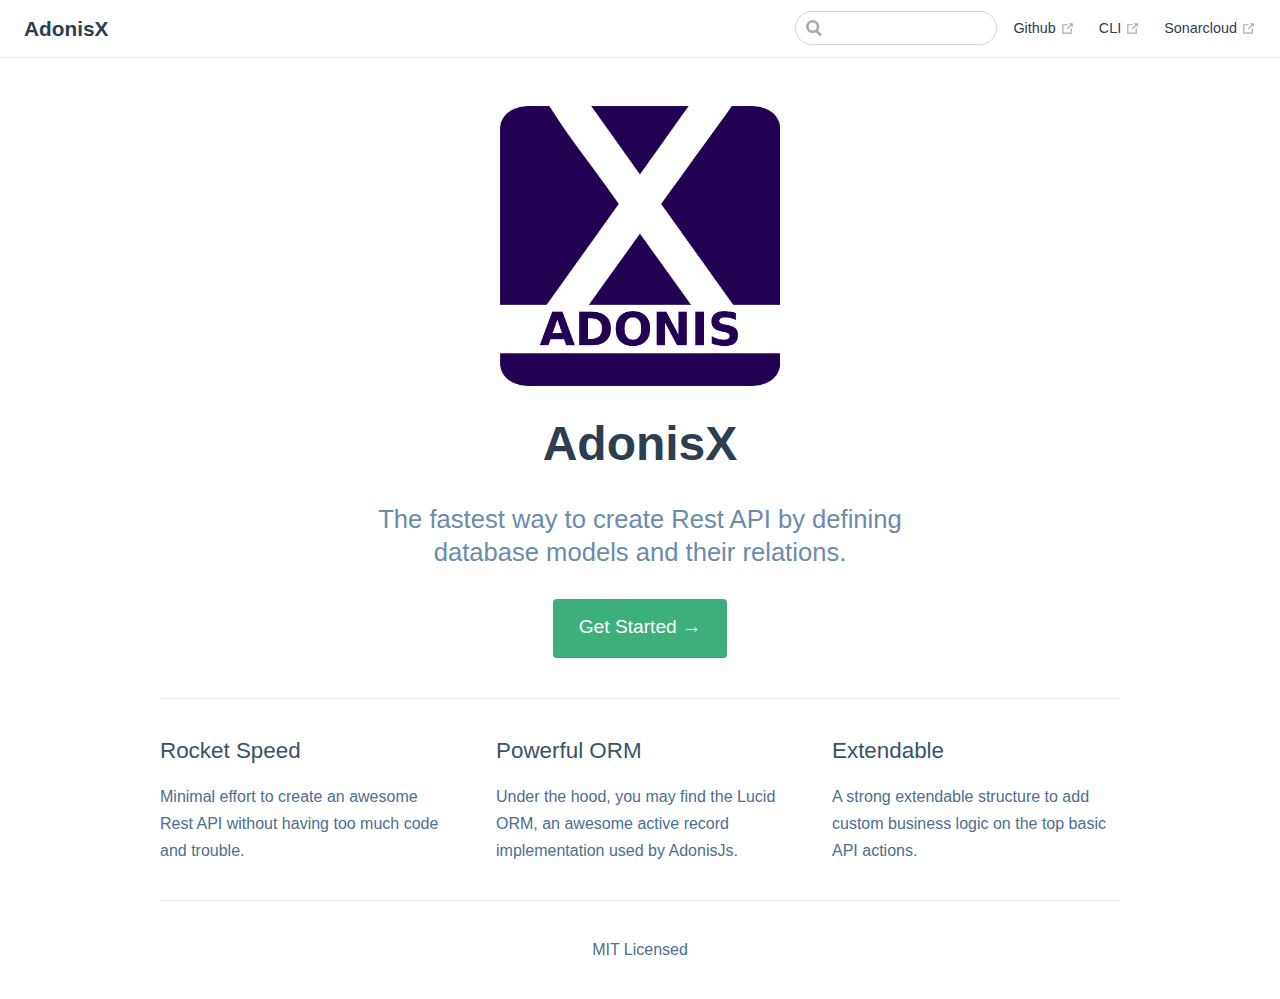
<file: index.html>
<!DOCTYPE html>
<html lang="en-US">
  <head>
    <meta charset="utf-8">
    <meta name="viewport" content="width=device-width,initial-scale=1">
    <title>AdonisX</title>
    <meta name="generator" content="VuePress 1.4.1">
    <link rel="icon" href="/logo.png">
    <link rel="manifest" href="/manifest.json">
    <link rel="apple-touch-icon" href="/icons/apple-touch-icon-152x152.png">
    <link rel="mask-icon" href="/icons/safari-pinned-tab.svg" color="#3eaf7c">
    <meta name="description" content="Fastest way to create simple Rest API by defining database models and their relations.">
    <meta name="theme-color" content="#3eaf7c">
    <meta name="apple-mobile-web-app-capable" content="yes">
    <meta name="apple-mobile-web-app-status-bar-style" content="black">
    <meta name="msapplication-TileImage" content="/icons/msapplication-icon-144x144.png">
    <meta name="msapplication-TileColor" content="#000000">
    <link rel="preload" href="/assets/css/0.styles.9c53e19f.css" as="style"><link rel="preload" href="/assets/js/app.db481d4b.js" as="script"><link rel="preload" href="/assets/js/2.8ce952cd.js" as="script"><link rel="preload" href="/assets/js/13.c06ac246.js" as="script"><link rel="prefetch" href="/assets/js/10.ad2de074.js"><link rel="prefetch" href="/assets/js/11.6f0241c8.js"><link rel="prefetch" href="/assets/js/12.56d3e1c9.js"><link rel="prefetch" href="/assets/js/14.13d729ed.js"><link rel="prefetch" href="/assets/js/3.71f42757.js"><link rel="prefetch" href="/assets/js/4.a96dfb43.js"><link rel="prefetch" href="/assets/js/5.0912c8bf.js"><link rel="prefetch" href="/assets/js/6.e1174c18.js"><link rel="prefetch" href="/assets/js/7.06cb3a2f.js"><link rel="prefetch" href="/assets/js/8.e8931974.js"><link rel="prefetch" href="/assets/js/9.19a3119b.js">
    <link rel="stylesheet" href="/assets/css/0.styles.9c53e19f.css">
  </head>
  <body>
    <div id="app" data-server-rendered="true"><div class="theme-container no-sidebar"><header class="navbar"><div class="sidebar-button"><svg xmlns="http://www.w3.org/2000/svg" aria-hidden="true" role="img" viewBox="0 0 448 512" class="icon"><path fill="currentColor" d="M436 124H12c-6.627 0-12-5.373-12-12V80c0-6.627 5.373-12 12-12h424c6.627 0 12 5.373 12 12v32c0 6.627-5.373 12-12 12zm0 160H12c-6.627 0-12-5.373-12-12v-32c0-6.627 5.373-12 12-12h424c6.627 0 12 5.373 12 12v32c0 6.627-5.373 12-12 12zm0 160H12c-6.627 0-12-5.373-12-12v-32c0-6.627 5.373-12 12-12h424c6.627 0 12 5.373 12 12v32c0 6.627-5.373 12-12 12z"></path></svg></div> <a href="/" class="home-link router-link-exact-active router-link-active"><!----> <span class="site-name">AdonisX</span></a> <div class="links"><div class="search-box"><input aria-label="Search" autocomplete="off" spellcheck="false" value=""> <!----></div> <nav class="nav-links can-hide"><div class="nav-item"><a href="https://github.com/adonisx/adonisx" target="_blank" rel="noopener noreferrer" class="nav-link external">
  Github
  <svg xmlns="http://www.w3.org/2000/svg" aria-hidden="true" x="0px" y="0px" viewBox="0 0 100 100" width="15" height="15" class="icon outbound"><path fill="currentColor" d="M18.8,85.1h56l0,0c2.2,0,4-1.8,4-4v-32h-8v28h-48v-48h28v-8h-32l0,0c-2.2,0-4,1.8-4,4v56C14.8,83.3,16.6,85.1,18.8,85.1z"></path> <polygon fill="currentColor" points="45.7,48.7 51.3,54.3 77.2,28.5 77.2,37.2 85.2,37.2 85.2,14.9 62.8,14.9 62.8,22.9 71.5,22.9"></polygon></svg></a></div><div class="nav-item"><a href="https://github.com/adonisx/adonisx-cli" target="_blank" rel="noopener noreferrer" class="nav-link external">
  CLI
  <svg xmlns="http://www.w3.org/2000/svg" aria-hidden="true" x="0px" y="0px" viewBox="0 0 100 100" width="15" height="15" class="icon outbound"><path fill="currentColor" d="M18.8,85.1h56l0,0c2.2,0,4-1.8,4-4v-32h-8v28h-48v-48h28v-8h-32l0,0c-2.2,0-4,1.8-4,4v56C14.8,83.3,16.6,85.1,18.8,85.1z"></path> <polygon fill="currentColor" points="45.7,48.7 51.3,54.3 77.2,28.5 77.2,37.2 85.2,37.2 85.2,14.9 62.8,14.9 62.8,22.9 71.5,22.9"></polygon></svg></a></div><div class="nav-item"><a href="https://sonarcloud.io/dashboard?id=ozziest_apix" target="_blank" rel="noopener noreferrer" class="nav-link external">
  Sonarcloud
  <svg xmlns="http://www.w3.org/2000/svg" aria-hidden="true" x="0px" y="0px" viewBox="0 0 100 100" width="15" height="15" class="icon outbound"><path fill="currentColor" d="M18.8,85.1h56l0,0c2.2,0,4-1.8,4-4v-32h-8v28h-48v-48h28v-8h-32l0,0c-2.2,0-4,1.8-4,4v56C14.8,83.3,16.6,85.1,18.8,85.1z"></path> <polygon fill="currentColor" points="45.7,48.7 51.3,54.3 77.2,28.5 77.2,37.2 85.2,37.2 85.2,14.9 62.8,14.9 62.8,22.9 71.5,22.9"></polygon></svg></a></div> <!----></nav></div></header> <div class="sidebar-mask"></div> <aside class="sidebar"><nav class="nav-links"><div class="nav-item"><a href="https://github.com/adonisx/adonisx" target="_blank" rel="noopener noreferrer" class="nav-link external">
  Github
  <svg xmlns="http://www.w3.org/2000/svg" aria-hidden="true" x="0px" y="0px" viewBox="0 0 100 100" width="15" height="15" class="icon outbound"><path fill="currentColor" d="M18.8,85.1h56l0,0c2.2,0,4-1.8,4-4v-32h-8v28h-48v-48h28v-8h-32l0,0c-2.2,0-4,1.8-4,4v56C14.8,83.3,16.6,85.1,18.8,85.1z"></path> <polygon fill="currentColor" points="45.7,48.7 51.3,54.3 77.2,28.5 77.2,37.2 85.2,37.2 85.2,14.9 62.8,14.9 62.8,22.9 71.5,22.9"></polygon></svg></a></div><div class="nav-item"><a href="https://github.com/adonisx/adonisx-cli" target="_blank" rel="noopener noreferrer" class="nav-link external">
  CLI
  <svg xmlns="http://www.w3.org/2000/svg" aria-hidden="true" x="0px" y="0px" viewBox="0 0 100 100" width="15" height="15" class="icon outbound"><path fill="currentColor" d="M18.8,85.1h56l0,0c2.2,0,4-1.8,4-4v-32h-8v28h-48v-48h28v-8h-32l0,0c-2.2,0-4,1.8-4,4v56C14.8,83.3,16.6,85.1,18.8,85.1z"></path> <polygon fill="currentColor" points="45.7,48.7 51.3,54.3 77.2,28.5 77.2,37.2 85.2,37.2 85.2,14.9 62.8,14.9 62.8,22.9 71.5,22.9"></polygon></svg></a></div><div class="nav-item"><a href="https://sonarcloud.io/dashboard?id=ozziest_apix" target="_blank" rel="noopener noreferrer" class="nav-link external">
  Sonarcloud
  <svg xmlns="http://www.w3.org/2000/svg" aria-hidden="true" x="0px" y="0px" viewBox="0 0 100 100" width="15" height="15" class="icon outbound"><path fill="currentColor" d="M18.8,85.1h56l0,0c2.2,0,4-1.8,4-4v-32h-8v28h-48v-48h28v-8h-32l0,0c-2.2,0-4,1.8-4,4v56C14.8,83.3,16.6,85.1,18.8,85.1z"></path> <polygon fill="currentColor" points="45.7,48.7 51.3,54.3 77.2,28.5 77.2,37.2 85.2,37.2 85.2,14.9 62.8,14.9 62.8,22.9 71.5,22.9"></polygon></svg></a></div> <!----></nav>  <ul class="sidebar-links"><li><a href="/" class="active sidebar-link">Home</a></li><li><a href="/01-introduction/" class="sidebar-link">Introduction</a></li><li><a href="/02-getting-started/" class="sidebar-link">Getting Started</a></li><li><a href="/03-routes/" class="sidebar-link">Routes</a></li><li><a href="/04-models/" class="sidebar-link">Models</a></li><li><a href="/05-queries/" class="sidebar-link">Queries</a></li><li><a href="/06-extensions/" class="sidebar-link">Extensions</a></li></ul> </aside> <main aria-labelledby="main-title" class="home"><header class="hero"><img src="/logo.png" alt="hero"> <h1 id="main-title">
      AdonisX
    </h1> <p class="description">
      The fastest way to create Rest API by defining database models and their relations.
    </p> <p class="action"><a href="/01-introduction/" class="nav-link action-button">
  Get Started →
</a></p></header> <div class="features"><div class="feature"><h2>Rocket Speed</h2> <p>Minimal effort to create an awesome Rest API without having too much code and trouble.</p></div><div class="feature"><h2>Powerful ORM</h2> <p>Under the hood, you may find the Lucid ORM, an awesome active record implementation used by AdonisJs.</p></div><div class="feature"><h2>Extendable</h2> <p>A strong extendable structure to add custom business logic on the top basic API actions.</p></div></div> <div class="theme-default-content custom content__default"></div> <div class="footer">
    MIT Licensed
  </div></main></div><div class="global-ui"></div></div>
    <script src="/assets/js/app.db481d4b.js" defer></script><script src="/assets/js/2.8ce952cd.js" defer></script><script src="/assets/js/13.c06ac246.js" defer></script>
  </body>
</html>
</file>
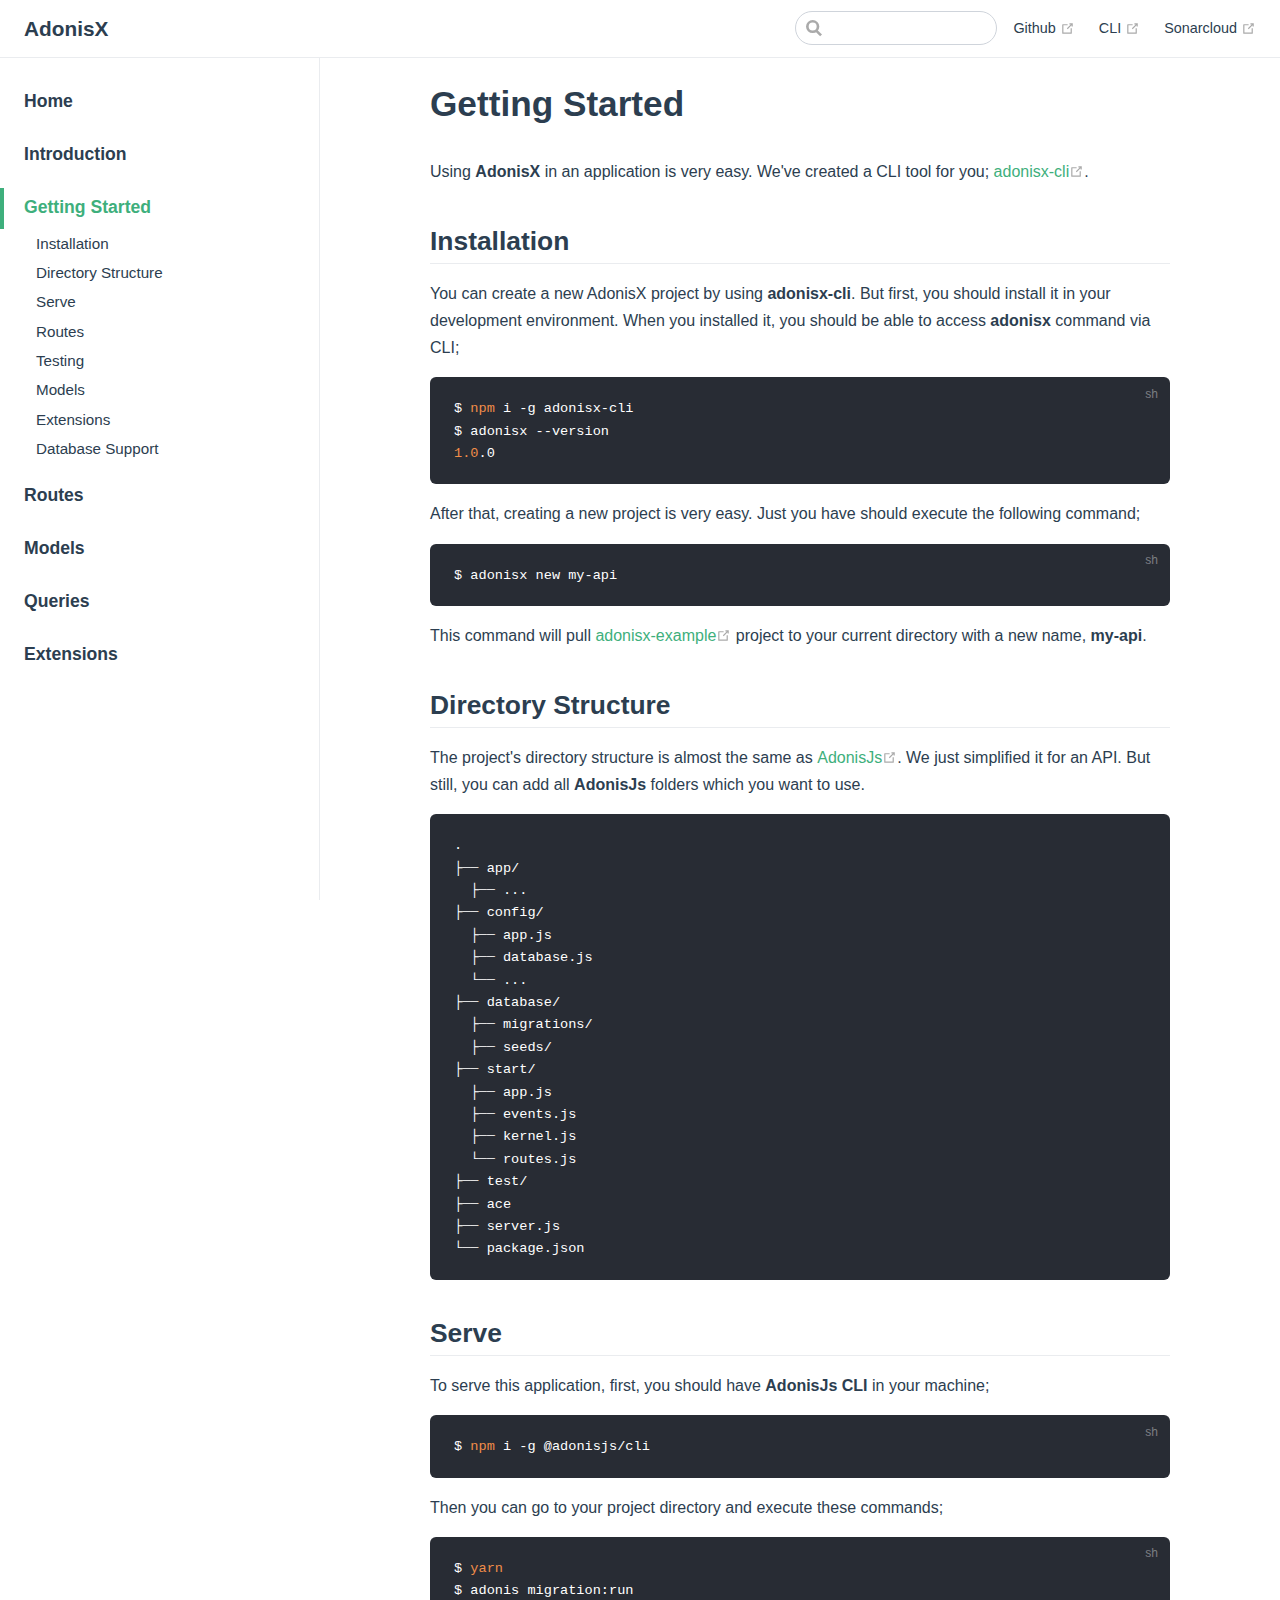
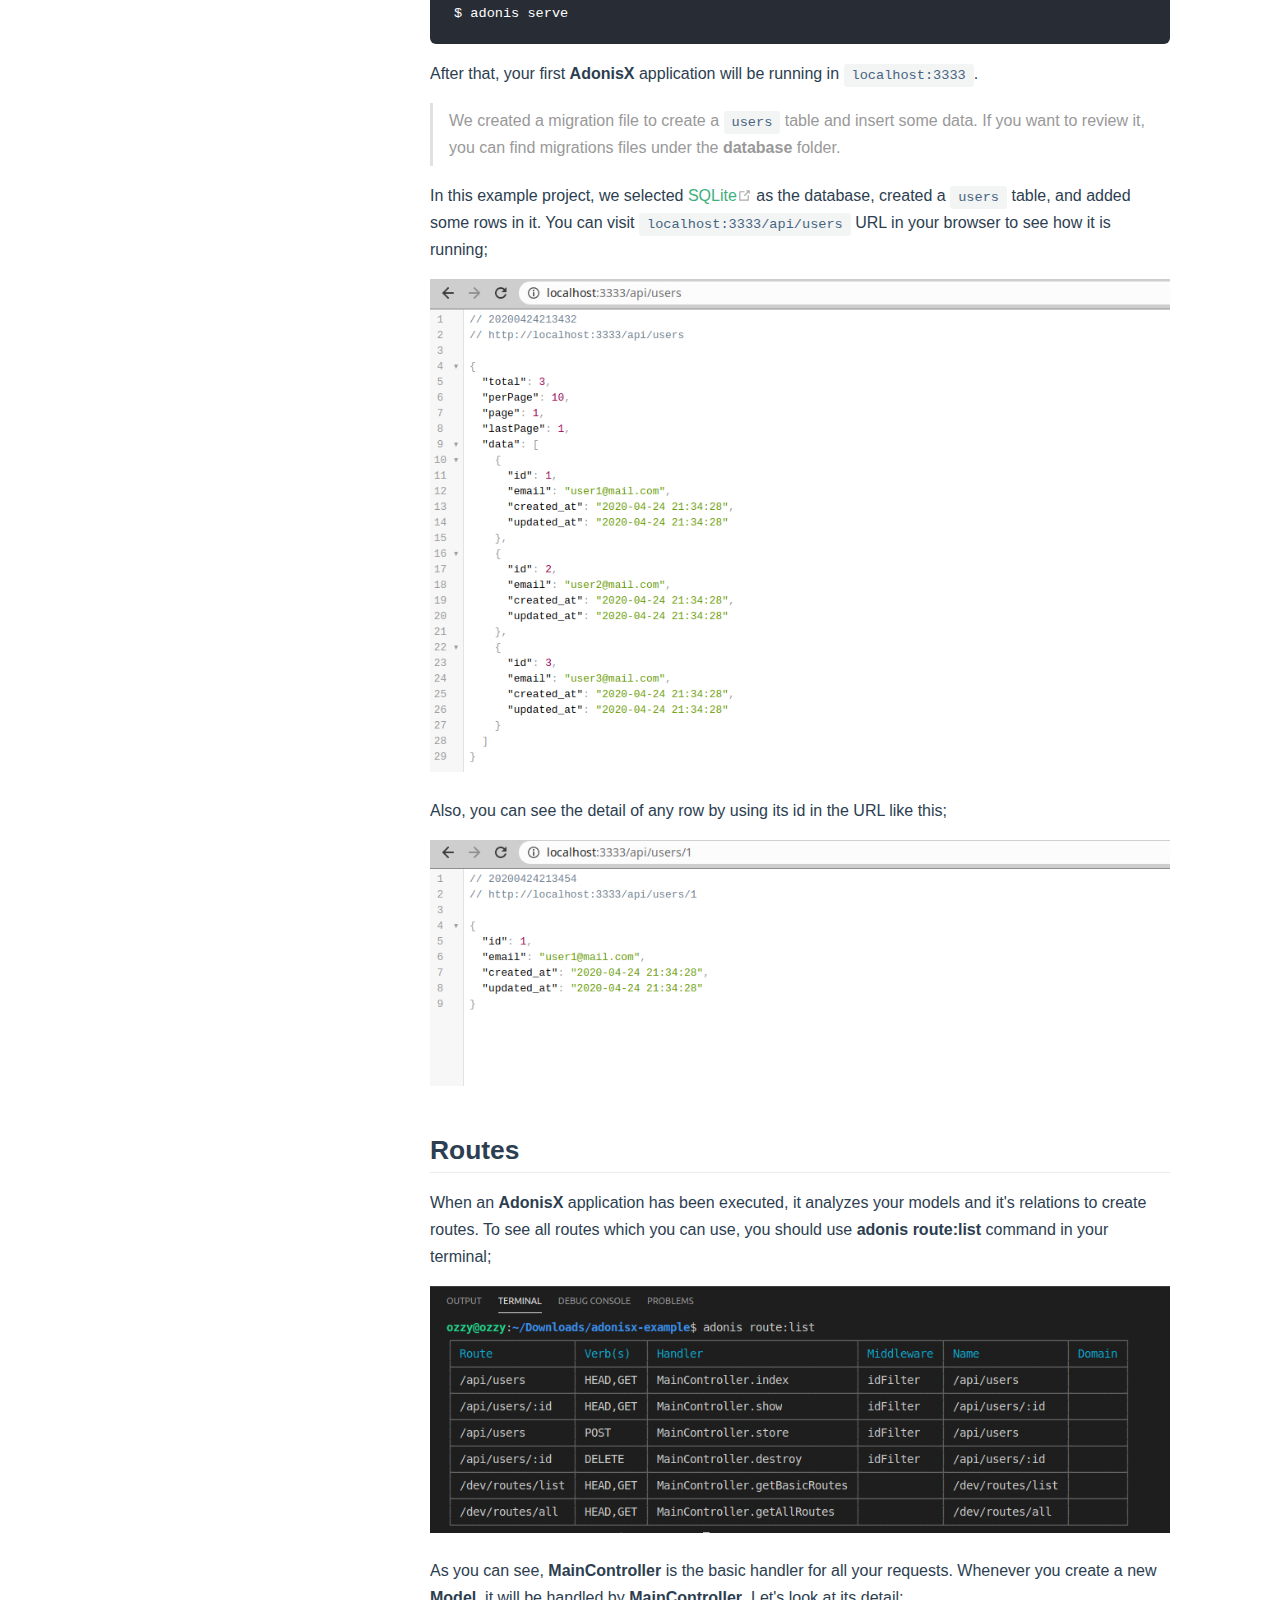
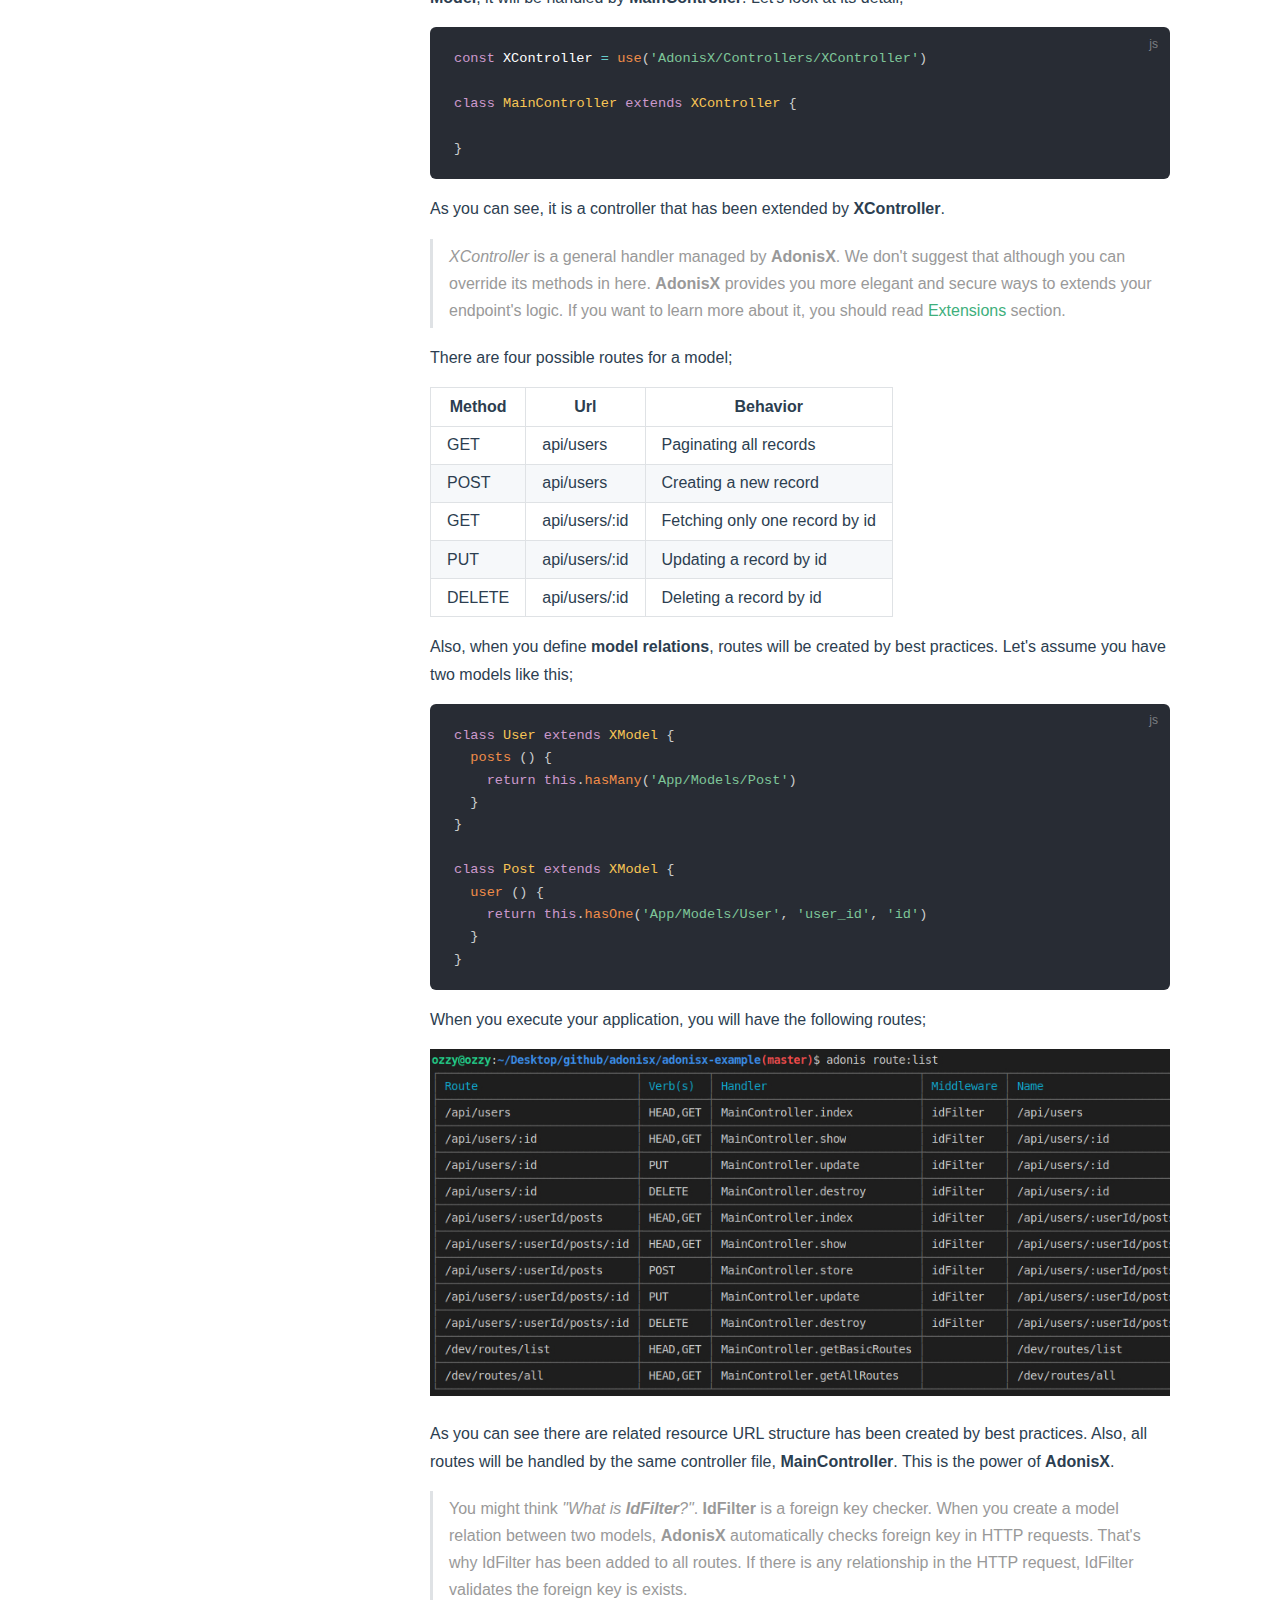
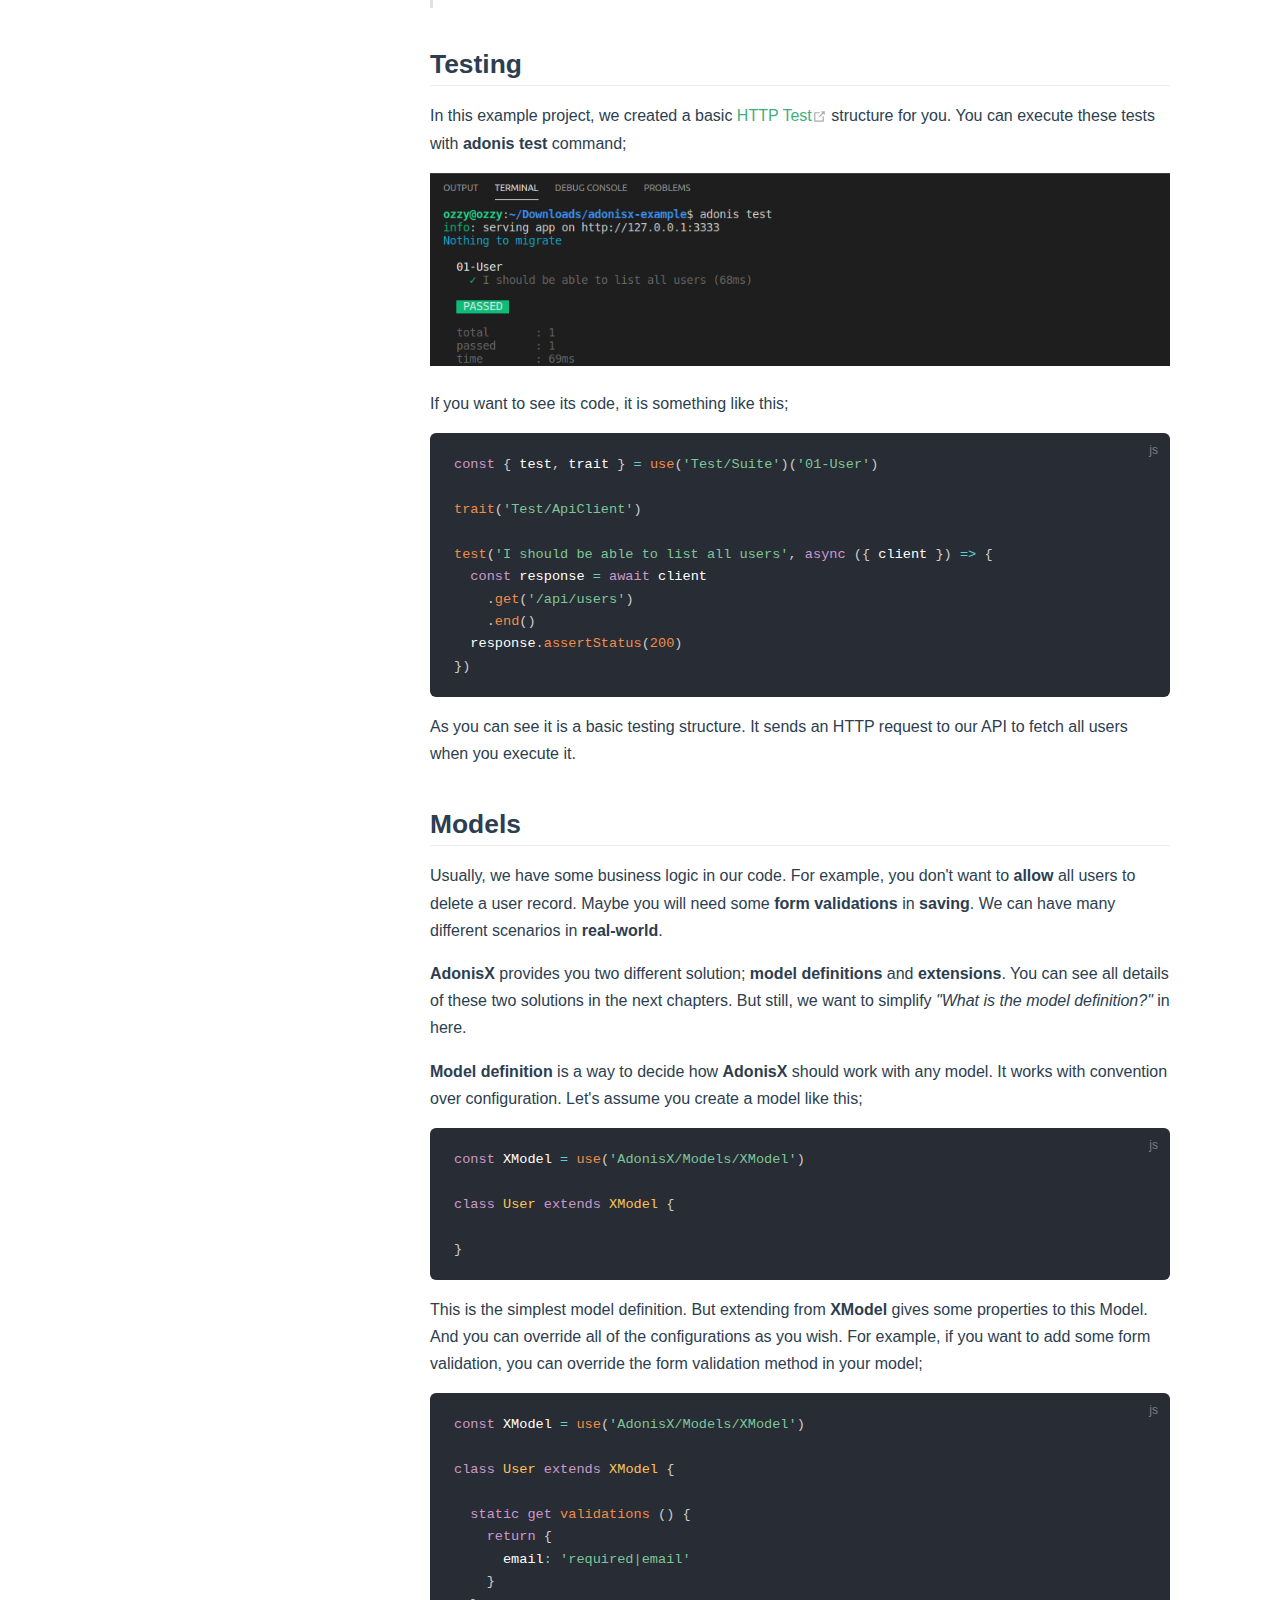
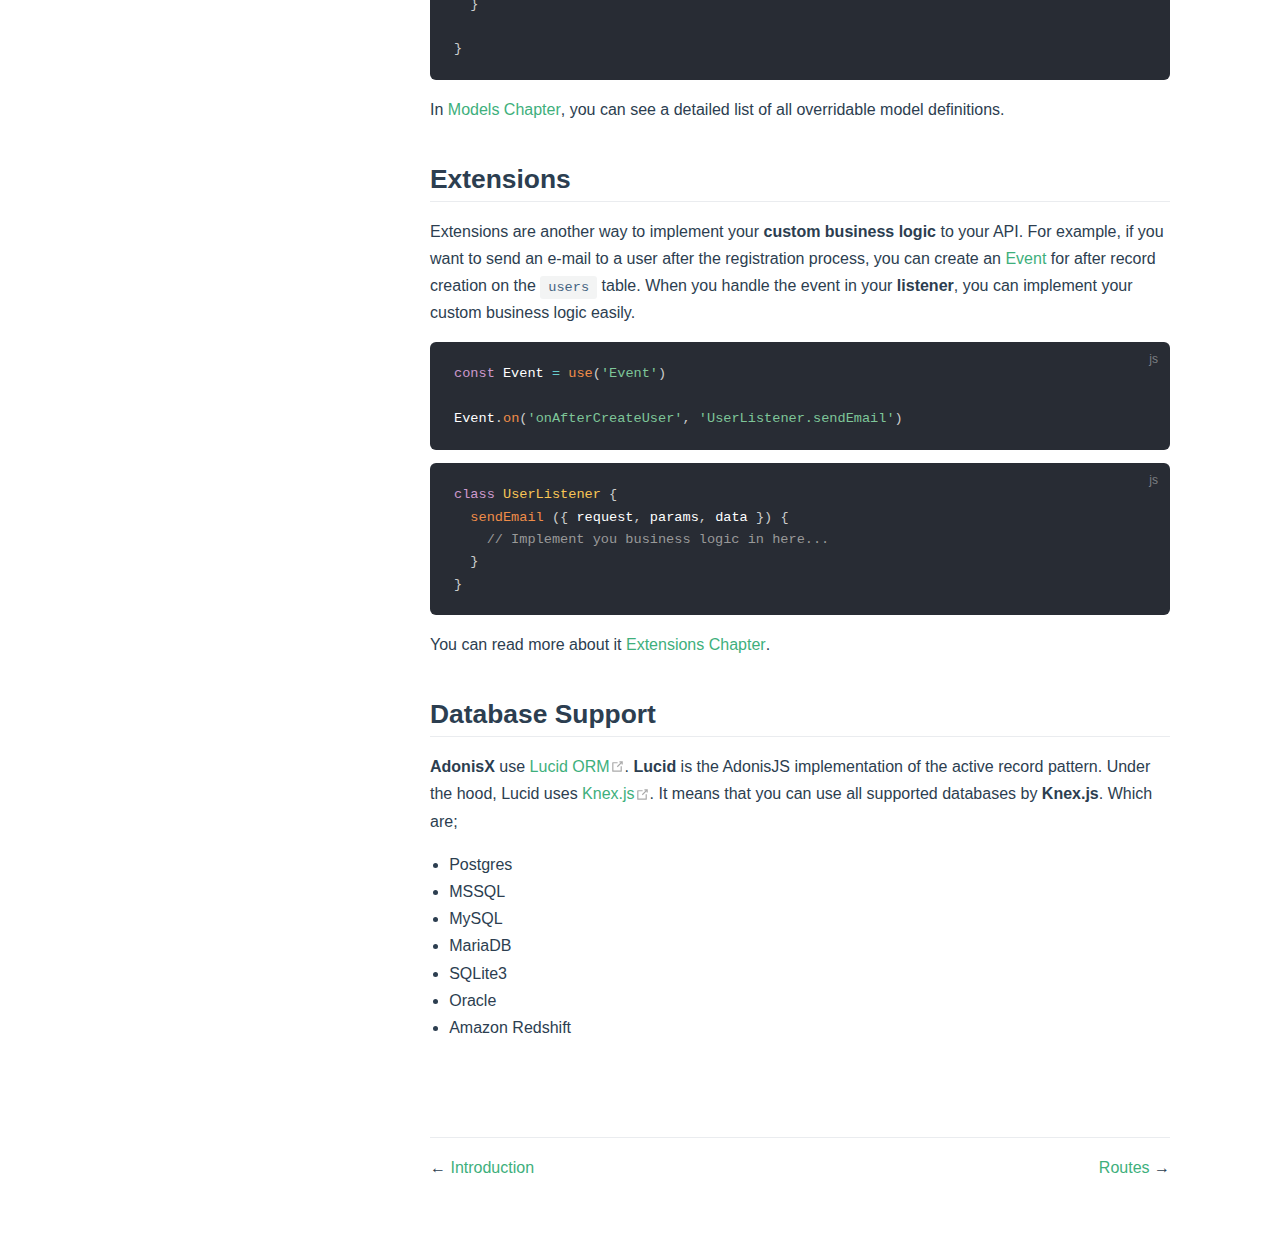
<file: 02-getting-started/index.html>
<!DOCTYPE html>
<html lang="en-US">
  <head>
    <meta charset="utf-8">
    <meta name="viewport" content="width=device-width,initial-scale=1">
    <title>Getting Started | AdonisX</title>
    <meta name="generator" content="VuePress 1.4.1">
    <link rel="icon" href="/logo.png">
    <link rel="manifest" href="/manifest.json">
    <link rel="apple-touch-icon" href="/icons/apple-touch-icon-152x152.png">
    <link rel="mask-icon" href="/icons/safari-pinned-tab.svg" color="#3eaf7c">
    <meta name="description" content="Fastest way to create simple Rest API by defining database models and their relations.">
    <meta name="theme-color" content="#3eaf7c">
    <meta name="apple-mobile-web-app-capable" content="yes">
    <meta name="apple-mobile-web-app-status-bar-style" content="black">
    <meta name="msapplication-TileImage" content="/icons/msapplication-icon-144x144.png">
    <meta name="msapplication-TileColor" content="#000000">
    <link rel="preload" href="/assets/css/0.styles.9c53e19f.css" as="style"><link rel="preload" href="/assets/js/app.db481d4b.js" as="script"><link rel="preload" href="/assets/js/2.8ce952cd.js" as="script"><link rel="preload" href="/assets/js/8.e8931974.js" as="script"><link rel="prefetch" href="/assets/js/10.ad2de074.js"><link rel="prefetch" href="/assets/js/11.6f0241c8.js"><link rel="prefetch" href="/assets/js/12.56d3e1c9.js"><link rel="prefetch" href="/assets/js/13.c06ac246.js"><link rel="prefetch" href="/assets/js/14.13d729ed.js"><link rel="prefetch" href="/assets/js/3.71f42757.js"><link rel="prefetch" href="/assets/js/4.a96dfb43.js"><link rel="prefetch" href="/assets/js/5.0912c8bf.js"><link rel="prefetch" href="/assets/js/6.e1174c18.js"><link rel="prefetch" href="/assets/js/7.06cb3a2f.js"><link rel="prefetch" href="/assets/js/9.19a3119b.js">
    <link rel="stylesheet" href="/assets/css/0.styles.9c53e19f.css">
  </head>
  <body>
    <div id="app" data-server-rendered="true"><div class="theme-container"><header class="navbar"><div class="sidebar-button"><svg xmlns="http://www.w3.org/2000/svg" aria-hidden="true" role="img" viewBox="0 0 448 512" class="icon"><path fill="currentColor" d="M436 124H12c-6.627 0-12-5.373-12-12V80c0-6.627 5.373-12 12-12h424c6.627 0 12 5.373 12 12v32c0 6.627-5.373 12-12 12zm0 160H12c-6.627 0-12-5.373-12-12v-32c0-6.627 5.373-12 12-12h424c6.627 0 12 5.373 12 12v32c0 6.627-5.373 12-12 12zm0 160H12c-6.627 0-12-5.373-12-12v-32c0-6.627 5.373-12 12-12h424c6.627 0 12 5.373 12 12v32c0 6.627-5.373 12-12 12z"></path></svg></div> <a href="/" class="home-link router-link-active"><!----> <span class="site-name">AdonisX</span></a> <div class="links"><div class="search-box"><input aria-label="Search" autocomplete="off" spellcheck="false" value=""> <!----></div> <nav class="nav-links can-hide"><div class="nav-item"><a href="https://github.com/adonisx/adonisx" target="_blank" rel="noopener noreferrer" class="nav-link external">
  Github
  <svg xmlns="http://www.w3.org/2000/svg" aria-hidden="true" x="0px" y="0px" viewBox="0 0 100 100" width="15" height="15" class="icon outbound"><path fill="currentColor" d="M18.8,85.1h56l0,0c2.2,0,4-1.8,4-4v-32h-8v28h-48v-48h28v-8h-32l0,0c-2.2,0-4,1.8-4,4v56C14.8,83.3,16.6,85.1,18.8,85.1z"></path> <polygon fill="currentColor" points="45.7,48.7 51.3,54.3 77.2,28.5 77.2,37.2 85.2,37.2 85.2,14.9 62.8,14.9 62.8,22.9 71.5,22.9"></polygon></svg></a></div><div class="nav-item"><a href="https://github.com/adonisx/adonisx-cli" target="_blank" rel="noopener noreferrer" class="nav-link external">
  CLI
  <svg xmlns="http://www.w3.org/2000/svg" aria-hidden="true" x="0px" y="0px" viewBox="0 0 100 100" width="15" height="15" class="icon outbound"><path fill="currentColor" d="M18.8,85.1h56l0,0c2.2,0,4-1.8,4-4v-32h-8v28h-48v-48h28v-8h-32l0,0c-2.2,0-4,1.8-4,4v56C14.8,83.3,16.6,85.1,18.8,85.1z"></path> <polygon fill="currentColor" points="45.7,48.7 51.3,54.3 77.2,28.5 77.2,37.2 85.2,37.2 85.2,14.9 62.8,14.9 62.8,22.9 71.5,22.9"></polygon></svg></a></div><div class="nav-item"><a href="https://sonarcloud.io/dashboard?id=ozziest_apix" target="_blank" rel="noopener noreferrer" class="nav-link external">
  Sonarcloud
  <svg xmlns="http://www.w3.org/2000/svg" aria-hidden="true" x="0px" y="0px" viewBox="0 0 100 100" width="15" height="15" class="icon outbound"><path fill="currentColor" d="M18.8,85.1h56l0,0c2.2,0,4-1.8,4-4v-32h-8v28h-48v-48h28v-8h-32l0,0c-2.2,0-4,1.8-4,4v56C14.8,83.3,16.6,85.1,18.8,85.1z"></path> <polygon fill="currentColor" points="45.7,48.7 51.3,54.3 77.2,28.5 77.2,37.2 85.2,37.2 85.2,14.9 62.8,14.9 62.8,22.9 71.5,22.9"></polygon></svg></a></div> <!----></nav></div></header> <div class="sidebar-mask"></div> <aside class="sidebar"><nav class="nav-links"><div class="nav-item"><a href="https://github.com/adonisx/adonisx" target="_blank" rel="noopener noreferrer" class="nav-link external">
  Github
  <svg xmlns="http://www.w3.org/2000/svg" aria-hidden="true" x="0px" y="0px" viewBox="0 0 100 100" width="15" height="15" class="icon outbound"><path fill="currentColor" d="M18.8,85.1h56l0,0c2.2,0,4-1.8,4-4v-32h-8v28h-48v-48h28v-8h-32l0,0c-2.2,0-4,1.8-4,4v56C14.8,83.3,16.6,85.1,18.8,85.1z"></path> <polygon fill="currentColor" points="45.7,48.7 51.3,54.3 77.2,28.5 77.2,37.2 85.2,37.2 85.2,14.9 62.8,14.9 62.8,22.9 71.5,22.9"></polygon></svg></a></div><div class="nav-item"><a href="https://github.com/adonisx/adonisx-cli" target="_blank" rel="noopener noreferrer" class="nav-link external">
  CLI
  <svg xmlns="http://www.w3.org/2000/svg" aria-hidden="true" x="0px" y="0px" viewBox="0 0 100 100" width="15" height="15" class="icon outbound"><path fill="currentColor" d="M18.8,85.1h56l0,0c2.2,0,4-1.8,4-4v-32h-8v28h-48v-48h28v-8h-32l0,0c-2.2,0-4,1.8-4,4v56C14.8,83.3,16.6,85.1,18.8,85.1z"></path> <polygon fill="currentColor" points="45.7,48.7 51.3,54.3 77.2,28.5 77.2,37.2 85.2,37.2 85.2,14.9 62.8,14.9 62.8,22.9 71.5,22.9"></polygon></svg></a></div><div class="nav-item"><a href="https://sonarcloud.io/dashboard?id=ozziest_apix" target="_blank" rel="noopener noreferrer" class="nav-link external">
  Sonarcloud
  <svg xmlns="http://www.w3.org/2000/svg" aria-hidden="true" x="0px" y="0px" viewBox="0 0 100 100" width="15" height="15" class="icon outbound"><path fill="currentColor" d="M18.8,85.1h56l0,0c2.2,0,4-1.8,4-4v-32h-8v28h-48v-48h28v-8h-32l0,0c-2.2,0-4,1.8-4,4v56C14.8,83.3,16.6,85.1,18.8,85.1z"></path> <polygon fill="currentColor" points="45.7,48.7 51.3,54.3 77.2,28.5 77.2,37.2 85.2,37.2 85.2,14.9 62.8,14.9 62.8,22.9 71.5,22.9"></polygon></svg></a></div> <!----></nav>  <ul class="sidebar-links"><li><a href="/" class="sidebar-link">Home</a></li><li><a href="/01-introduction/" class="sidebar-link">Introduction</a></li><li><a href="/02-getting-started/" class="active sidebar-link">Getting Started</a><ul class="sidebar-sub-headers"><li class="sidebar-sub-header"><a href="/02-getting-started/#installation" class="sidebar-link">Installation</a></li><li class="sidebar-sub-header"><a href="/02-getting-started/#directory-structure" class="sidebar-link">Directory Structure</a></li><li class="sidebar-sub-header"><a href="/02-getting-started/#serve" class="sidebar-link">Serve</a></li><li class="sidebar-sub-header"><a href="/02-getting-started/#routes" class="sidebar-link">Routes</a></li><li class="sidebar-sub-header"><a href="/02-getting-started/#testing" class="sidebar-link">Testing</a></li><li class="sidebar-sub-header"><a href="/02-getting-started/#models" class="sidebar-link">Models</a></li><li class="sidebar-sub-header"><a href="/02-getting-started/#extensions" class="sidebar-link">Extensions</a></li><li class="sidebar-sub-header"><a href="/02-getting-started/#database-support" class="sidebar-link">Database Support</a></li></ul></li><li><a href="/03-routes/" class="sidebar-link">Routes</a></li><li><a href="/04-models/" class="sidebar-link">Models</a></li><li><a href="/05-queries/" class="sidebar-link">Queries</a></li><li><a href="/06-extensions/" class="sidebar-link">Extensions</a></li></ul> </aside> <main class="page"> <div class="theme-default-content content__default"><h1 id="getting-started"><a href="#getting-started" class="header-anchor">#</a> Getting Started</h1> <p>Using <strong>AdonisX</strong> in an application is very easy. We've created a CLI tool for you; <a href="https://github.com/adonisx/adonisx-cli" target="_blank" rel="noopener noreferrer">adonisx-cli<svg xmlns="http://www.w3.org/2000/svg" aria-hidden="true" x="0px" y="0px" viewBox="0 0 100 100" width="15" height="15" class="icon outbound"><path fill="currentColor" d="M18.8,85.1h56l0,0c2.2,0,4-1.8,4-4v-32h-8v28h-48v-48h28v-8h-32l0,0c-2.2,0-4,1.8-4,4v56C14.8,83.3,16.6,85.1,18.8,85.1z"></path> <polygon fill="currentColor" points="45.7,48.7 51.3,54.3 77.2,28.5 77.2,37.2 85.2,37.2 85.2,14.9 62.8,14.9 62.8,22.9 71.5,22.9"></polygon></svg></a>.</p> <h2 id="installation"><a href="#installation" class="header-anchor">#</a> Installation</h2> <p>You can create a new AdonisX project by using <strong>adonisx-cli</strong>. But first, you should install it in your development environment. When you installed it, you should be able to access <strong>adonisx</strong> command via CLI;</p> <div class="language-bash extra-class"><pre class="language-bash"><code>$ <span class="token function">npm</span> i -g adonisx-cli
$ adonisx --version
<span class="token number">1.0</span>.0
</code></pre></div><p>After that, creating a new project is very easy. Just you have should execute the following command;</p> <div class="language-bash extra-class"><pre class="language-bash"><code>$ adonisx new my-api
</code></pre></div><p>This command will pull <a href="https://github.com/adonisx/adonisx-example" target="_blank" rel="noopener noreferrer">adonisx-example<svg xmlns="http://www.w3.org/2000/svg" aria-hidden="true" x="0px" y="0px" viewBox="0 0 100 100" width="15" height="15" class="icon outbound"><path fill="currentColor" d="M18.8,85.1h56l0,0c2.2,0,4-1.8,4-4v-32h-8v28h-48v-48h28v-8h-32l0,0c-2.2,0-4,1.8-4,4v56C14.8,83.3,16.6,85.1,18.8,85.1z"></path> <polygon fill="currentColor" points="45.7,48.7 51.3,54.3 77.2,28.5 77.2,37.2 85.2,37.2 85.2,14.9 62.8,14.9 62.8,22.9 71.5,22.9"></polygon></svg></a> project to your current directory with a new name, <strong>my-api</strong>.</p> <h2 id="directory-structure"><a href="#directory-structure" class="header-anchor">#</a> Directory Structure</h2> <p>The project's directory structure is almost the same as <a href="https://adonisjs.com/docs/4.1/folder-structure" target="_blank" rel="noopener noreferrer">AdonisJs<svg xmlns="http://www.w3.org/2000/svg" aria-hidden="true" x="0px" y="0px" viewBox="0 0 100 100" width="15" height="15" class="icon outbound"><path fill="currentColor" d="M18.8,85.1h56l0,0c2.2,0,4-1.8,4-4v-32h-8v28h-48v-48h28v-8h-32l0,0c-2.2,0-4,1.8-4,4v56C14.8,83.3,16.6,85.1,18.8,85.1z"></path> <polygon fill="currentColor" points="45.7,48.7 51.3,54.3 77.2,28.5 77.2,37.2 85.2,37.2 85.2,14.9 62.8,14.9 62.8,22.9 71.5,22.9"></polygon></svg></a>. We just simplified it for an API. But still, you can add all <strong>AdonisJs</strong> folders which you want to use.</p> <div class="language- extra-class"><pre class="language-text"><code>.
├── app/
  ├── ...
├── config/
  ├── app.js
  ├── database.js
  └── ...
├── database/
  ├── migrations/
  ├── seeds/
├── start/
  ├── app.js
  ├── events.js
  ├── kernel.js
  └── routes.js
├── test/
├── ace
├── server.js
└── package.json
</code></pre></div><h2 id="serve"><a href="#serve" class="header-anchor">#</a> Serve</h2> <p>To serve this application, first, you should have <strong>AdonisJs CLI</strong> in your machine;</p> <div class="language-bash extra-class"><pre class="language-bash"><code>$ <span class="token function">npm</span> i -g @adonisjs/cli
</code></pre></div><p>Then you can go to your project directory and execute these commands;</p> <div class="language-bash extra-class"><pre class="language-bash"><code>$ <span class="token function">yarn</span>
$ adonis migration:run
$ adonis serve
</code></pre></div><p>After that, your first <strong>AdonisX</strong> application will be running in <code>localhost:3333</code>.</p> <blockquote><p>We created a migration file to create a <code>users</code> table and insert some data. If you want to review it, you can find migrations files under the <strong>database</strong> folder.</p></blockquote> <p>In this example project, we selected <a href="https://www.sqlite.org/index.html" target="_blank" rel="noopener noreferrer">SQLite<svg xmlns="http://www.w3.org/2000/svg" aria-hidden="true" x="0px" y="0px" viewBox="0 0 100 100" width="15" height="15" class="icon outbound"><path fill="currentColor" d="M18.8,85.1h56l0,0c2.2,0,4-1.8,4-4v-32h-8v28h-48v-48h28v-8h-32l0,0c-2.2,0-4,1.8-4,4v56C14.8,83.3,16.6,85.1,18.8,85.1z"></path> <polygon fill="currentColor" points="45.7,48.7 51.3,54.3 77.2,28.5 77.2,37.2 85.2,37.2 85.2,14.9 62.8,14.9 62.8,22.9 71.5,22.9"></polygon></svg></a> as the database, created a <code>users</code> table, and added some rows in it. You can visit <code>localhost:3333/api/users</code> URL in your browser to see how it is running;</p> <p><img src="/images/01-paginate.jpg" alt="Pagination Result"></p> <p>Also, you can see the detail of any row by using its id in the URL like this;</p> <p><img src="/images/02-show.jpg" alt="Show Result"></p> <h2 id="routes"><a href="#routes" class="header-anchor">#</a> Routes</h2> <p>When an <strong>AdonisX</strong> application has been executed, it analyzes your models and it's relations to create routes. To see all routes which you can use, you should use <strong>adonis route:list</strong> command in your terminal;</p> <p><img src="/images/03-routes.jpg" alt="Adonis Routes"></p> <p>As you can see, <strong>MainController</strong> is the basic handler for all your requests. Whenever you create a new <strong>Model</strong>, it will be handled by <strong>MainController</strong>. Let's look at its detail;</p> <div class="language-js extra-class"><pre class="language-js"><code><span class="token keyword">const</span> XController <span class="token operator">=</span> <span class="token function">use</span><span class="token punctuation">(</span><span class="token string">'AdonisX/Controllers/XController'</span><span class="token punctuation">)</span>

<span class="token keyword">class</span> <span class="token class-name">MainController</span> <span class="token keyword">extends</span> <span class="token class-name">XController</span> <span class="token punctuation">{</span>

<span class="token punctuation">}</span>
</code></pre></div><p>As you can see, it is a controller that has been extended by <strong>XController</strong>.</p> <blockquote><p><em>XController</em> is a general handler managed by <strong>AdonisX</strong>. We don't suggest that although you can override its methods in here. <strong>AdonisX</strong> provides you more elegant and secure ways to extends your endpoint's logic. If you want to learn more about it, you should read <a href="/05-extensions">Extensions</a> section.</p></blockquote> <p>There are four possible routes for a model;</p> <table><thead><tr><th>Method</th> <th>Url</th> <th>Behavior</th></tr></thead> <tbody><tr><td>GET</td> <td>api/users</td> <td>Paginating all records</td></tr> <tr><td>POST</td> <td>api/users</td> <td>Creating a new record</td></tr> <tr><td>GET</td> <td>api/users/:id</td> <td>Fetching only one record by id</td></tr> <tr><td>PUT</td> <td>api/users/:id</td> <td>Updating a record by id</td></tr> <tr><td>DELETE</td> <td>api/users/:id</td> <td>Deleting a record by id</td></tr></tbody></table> <p>Also, when you define <strong>model relations</strong>, routes will be created by best practices. Let's assume you have two models like this;</p> <div class="language-js extra-class"><pre class="language-js"><code><span class="token keyword">class</span> <span class="token class-name">User</span> <span class="token keyword">extends</span> <span class="token class-name">XModel</span> <span class="token punctuation">{</span>
  <span class="token function">posts</span> <span class="token punctuation">(</span><span class="token punctuation">)</span> <span class="token punctuation">{</span>
    <span class="token keyword">return</span> <span class="token keyword">this</span><span class="token punctuation">.</span><span class="token function">hasMany</span><span class="token punctuation">(</span><span class="token string">'App/Models/Post'</span><span class="token punctuation">)</span>
  <span class="token punctuation">}</span>
<span class="token punctuation">}</span>

<span class="token keyword">class</span> <span class="token class-name">Post</span> <span class="token keyword">extends</span> <span class="token class-name">XModel</span> <span class="token punctuation">{</span>
  <span class="token function">user</span> <span class="token punctuation">(</span><span class="token punctuation">)</span> <span class="token punctuation">{</span>
    <span class="token keyword">return</span> <span class="token keyword">this</span><span class="token punctuation">.</span><span class="token function">hasOne</span><span class="token punctuation">(</span><span class="token string">'App/Models/User'</span><span class="token punctuation">,</span> <span class="token string">'user_id'</span><span class="token punctuation">,</span> <span class="token string">'id'</span><span class="token punctuation">)</span>
  <span class="token punctuation">}</span>
<span class="token punctuation">}</span>
</code></pre></div><p>When you execute your application, you will have the following routes;</p> <p><img src="/images/05-related-routes.jpg" alt="Related routes"></p> <p>As you can see there are related resource URL structure has been created by best practices. Also, all routes will be handled by the same controller file, <strong>MainController</strong>. This is the power of <strong>AdonisX</strong>.</p> <blockquote><p>You might think <em>&quot;What is <strong>IdFilter</strong>?&quot;</em>. <strong>IdFilter</strong> is a foreign key checker. When you create a model relation between two models, <strong>AdonisX</strong> automatically checks foreign key in HTTP requests. That's why IdFilter has been added to all routes. If there is any relationship in the HTTP request, IdFilter validates the foreign key is exists.</p></blockquote> <h2 id="testing"><a href="#testing" class="header-anchor">#</a> Testing</h2> <p>In this example project, we created a basic <a href="https://adonisjs.com/docs/4.1/api-tests" target="_blank" rel="noopener noreferrer">HTTP Test<svg xmlns="http://www.w3.org/2000/svg" aria-hidden="true" x="0px" y="0px" viewBox="0 0 100 100" width="15" height="15" class="icon outbound"><path fill="currentColor" d="M18.8,85.1h56l0,0c2.2,0,4-1.8,4-4v-32h-8v28h-48v-48h28v-8h-32l0,0c-2.2,0-4,1.8-4,4v56C14.8,83.3,16.6,85.1,18.8,85.1z"></path> <polygon fill="currentColor" points="45.7,48.7 51.3,54.3 77.2,28.5 77.2,37.2 85.2,37.2 85.2,14.9 62.8,14.9 62.8,22.9 71.5,22.9"></polygon></svg></a> structure for you. You can execute these tests with <strong>adonis test</strong> command;</p> <p><img src="/images/04-tests.jpg" alt="Adonis Routes"></p> <p>If you want to see its code, it is something like this;</p> <div class="language-js extra-class"><pre class="language-js"><code><span class="token keyword">const</span> <span class="token punctuation">{</span> test<span class="token punctuation">,</span> trait <span class="token punctuation">}</span> <span class="token operator">=</span> <span class="token function">use</span><span class="token punctuation">(</span><span class="token string">'Test/Suite'</span><span class="token punctuation">)</span><span class="token punctuation">(</span><span class="token string">'01-User'</span><span class="token punctuation">)</span>

<span class="token function">trait</span><span class="token punctuation">(</span><span class="token string">'Test/ApiClient'</span><span class="token punctuation">)</span>

<span class="token function">test</span><span class="token punctuation">(</span><span class="token string">'I should be able to list all users'</span><span class="token punctuation">,</span> <span class="token keyword">async</span> <span class="token punctuation">(</span><span class="token parameter"><span class="token punctuation">{</span> client <span class="token punctuation">}</span></span><span class="token punctuation">)</span> <span class="token operator">=&gt;</span> <span class="token punctuation">{</span>
  <span class="token keyword">const</span> response <span class="token operator">=</span> <span class="token keyword">await</span> client
    <span class="token punctuation">.</span><span class="token function">get</span><span class="token punctuation">(</span><span class="token string">'/api/users'</span><span class="token punctuation">)</span>
    <span class="token punctuation">.</span><span class="token function">end</span><span class="token punctuation">(</span><span class="token punctuation">)</span>
  response<span class="token punctuation">.</span><span class="token function">assertStatus</span><span class="token punctuation">(</span><span class="token number">200</span><span class="token punctuation">)</span>
<span class="token punctuation">}</span><span class="token punctuation">)</span>
</code></pre></div><p>As you can see it is a basic testing structure. It sends an HTTP request to our API to fetch all users when you execute it.</p> <h2 id="models"><a href="#models" class="header-anchor">#</a> Models</h2> <p>Usually, we have some business logic in our code. For example, you don't want to <strong>allow</strong> all users to delete a user record. Maybe you will need some <strong>form validations</strong> in <strong>saving</strong>. We can have many different scenarios in <strong>real-world</strong>.</p> <p><strong>AdonisX</strong> provides you two different solution; <strong>model definitions</strong> and <strong>extensions</strong>. You can see all details of these two solutions in the next chapters. But still, we want to simplify <em>&quot;What is the model definition?&quot;</em> in here.</p> <p><strong>Model definition</strong> is a way to decide how <strong>AdonisX</strong> should work with any model. It works with convention over configuration. Let's assume you create a model like this;</p> <div class="language-js extra-class"><pre class="language-js"><code><span class="token keyword">const</span> XModel <span class="token operator">=</span> <span class="token function">use</span><span class="token punctuation">(</span><span class="token string">'AdonisX/Models/XModel'</span><span class="token punctuation">)</span>

<span class="token keyword">class</span> <span class="token class-name">User</span> <span class="token keyword">extends</span> <span class="token class-name">XModel</span> <span class="token punctuation">{</span>

<span class="token punctuation">}</span>
</code></pre></div><p>This is the simplest model definition. But extending from <strong>XModel</strong> gives some properties to this Model. And you can override all of the configurations as you wish. For example, if you want to add some form validation, you can override the form validation method in your model;</p> <div class="language-js extra-class"><pre class="language-js"><code><span class="token keyword">const</span> XModel <span class="token operator">=</span> <span class="token function">use</span><span class="token punctuation">(</span><span class="token string">'AdonisX/Models/XModel'</span><span class="token punctuation">)</span>

<span class="token keyword">class</span> <span class="token class-name">User</span> <span class="token keyword">extends</span> <span class="token class-name">XModel</span> <span class="token punctuation">{</span>

  <span class="token keyword">static</span> <span class="token keyword">get</span> <span class="token function">validations</span> <span class="token punctuation">(</span><span class="token punctuation">)</span> <span class="token punctuation">{</span>
    <span class="token keyword">return</span> <span class="token punctuation">{</span>
      email<span class="token operator">:</span> <span class="token string">'required|email'</span>
    <span class="token punctuation">}</span>
  <span class="token punctuation">}</span>

<span class="token punctuation">}</span>
</code></pre></div><p>In <a href="/03-models">Models Chapter</a>, you can see a detailed list of all overridable model definitions.</p> <h2 id="extensions"><a href="#extensions" class="header-anchor">#</a> Extensions</h2> <p>Extensions are another way to implement your <strong>custom business logic</strong> to your API. For example, if you want to send an e-mail to a user after the registration process, you can create an <a href="/05-extensions/#example">Event</a> for after record creation on the <code>users</code> table. When you handle the event in your <strong>listener</strong>, you can implement your custom business logic easily.</p> <div class="language-js extra-class"><pre class="language-js"><code><span class="token keyword">const</span> Event <span class="token operator">=</span> <span class="token function">use</span><span class="token punctuation">(</span><span class="token string">'Event'</span><span class="token punctuation">)</span>

Event<span class="token punctuation">.</span><span class="token function">on</span><span class="token punctuation">(</span><span class="token string">'onAfterCreateUser'</span><span class="token punctuation">,</span> <span class="token string">'UserListener.sendEmail'</span><span class="token punctuation">)</span>
</code></pre></div><div class="language-js extra-class"><pre class="language-js"><code><span class="token keyword">class</span> <span class="token class-name">UserListener</span> <span class="token punctuation">{</span>
  <span class="token function">sendEmail</span> <span class="token punctuation">(</span><span class="token parameter"><span class="token punctuation">{</span> request<span class="token punctuation">,</span> params<span class="token punctuation">,</span> data <span class="token punctuation">}</span></span><span class="token punctuation">)</span> <span class="token punctuation">{</span>
    <span class="token comment">// Implement you business logic in here...</span>
  <span class="token punctuation">}</span>
<span class="token punctuation">}</span>
</code></pre></div><p>You can read more about it <a href="/05-extensions">Extensions Chapter</a>.</p> <h2 id="database-support"><a href="#database-support" class="header-anchor">#</a> Database Support</h2> <p><strong>AdonisX</strong> use <a href="https://adonisjs.com/docs/4.1/lucid" target="_blank" rel="noopener noreferrer">Lucid ORM<svg xmlns="http://www.w3.org/2000/svg" aria-hidden="true" x="0px" y="0px" viewBox="0 0 100 100" width="15" height="15" class="icon outbound"><path fill="currentColor" d="M18.8,85.1h56l0,0c2.2,0,4-1.8,4-4v-32h-8v28h-48v-48h28v-8h-32l0,0c-2.2,0-4,1.8-4,4v56C14.8,83.3,16.6,85.1,18.8,85.1z"></path> <polygon fill="currentColor" points="45.7,48.7 51.3,54.3 77.2,28.5 77.2,37.2 85.2,37.2 85.2,14.9 62.8,14.9 62.8,22.9 71.5,22.9"></polygon></svg></a>. <strong>Lucid</strong> is the AdonisJS implementation of the active record pattern. Under the hood, Lucid uses <a href="http://knexjs.org/" target="_blank" rel="noopener noreferrer">Knex.js<svg xmlns="http://www.w3.org/2000/svg" aria-hidden="true" x="0px" y="0px" viewBox="0 0 100 100" width="15" height="15" class="icon outbound"><path fill="currentColor" d="M18.8,85.1h56l0,0c2.2,0,4-1.8,4-4v-32h-8v28h-48v-48h28v-8h-32l0,0c-2.2,0-4,1.8-4,4v56C14.8,83.3,16.6,85.1,18.8,85.1z"></path> <polygon fill="currentColor" points="45.7,48.7 51.3,54.3 77.2,28.5 77.2,37.2 85.2,37.2 85.2,14.9 62.8,14.9 62.8,22.9 71.5,22.9"></polygon></svg></a>. It means that you can use all supported databases by <strong>Knex.js</strong>. Which are;</p> <ul><li>Postgres</li> <li>MSSQL</li> <li>MySQL</li> <li>MariaDB</li> <li>SQLite3</li> <li>Oracle</li> <li>Amazon Redshift</li></ul></div> <footer class="page-edit"><!----> <!----></footer> <div class="page-nav"><p class="inner"><span class="prev">
      ←
      <a href="/01-introduction/" class="prev">
        Introduction
      </a></span> <span class="next"><a href="/03-routes/">
        Routes
      </a>
      →
    </span></p></div> </main></div><div class="global-ui"></div></div>
    <script src="/assets/js/app.db481d4b.js" defer></script><script src="/assets/js/2.8ce952cd.js" defer></script><script src="/assets/js/8.e8931974.js" defer></script>
  </body>
</html>
</file>
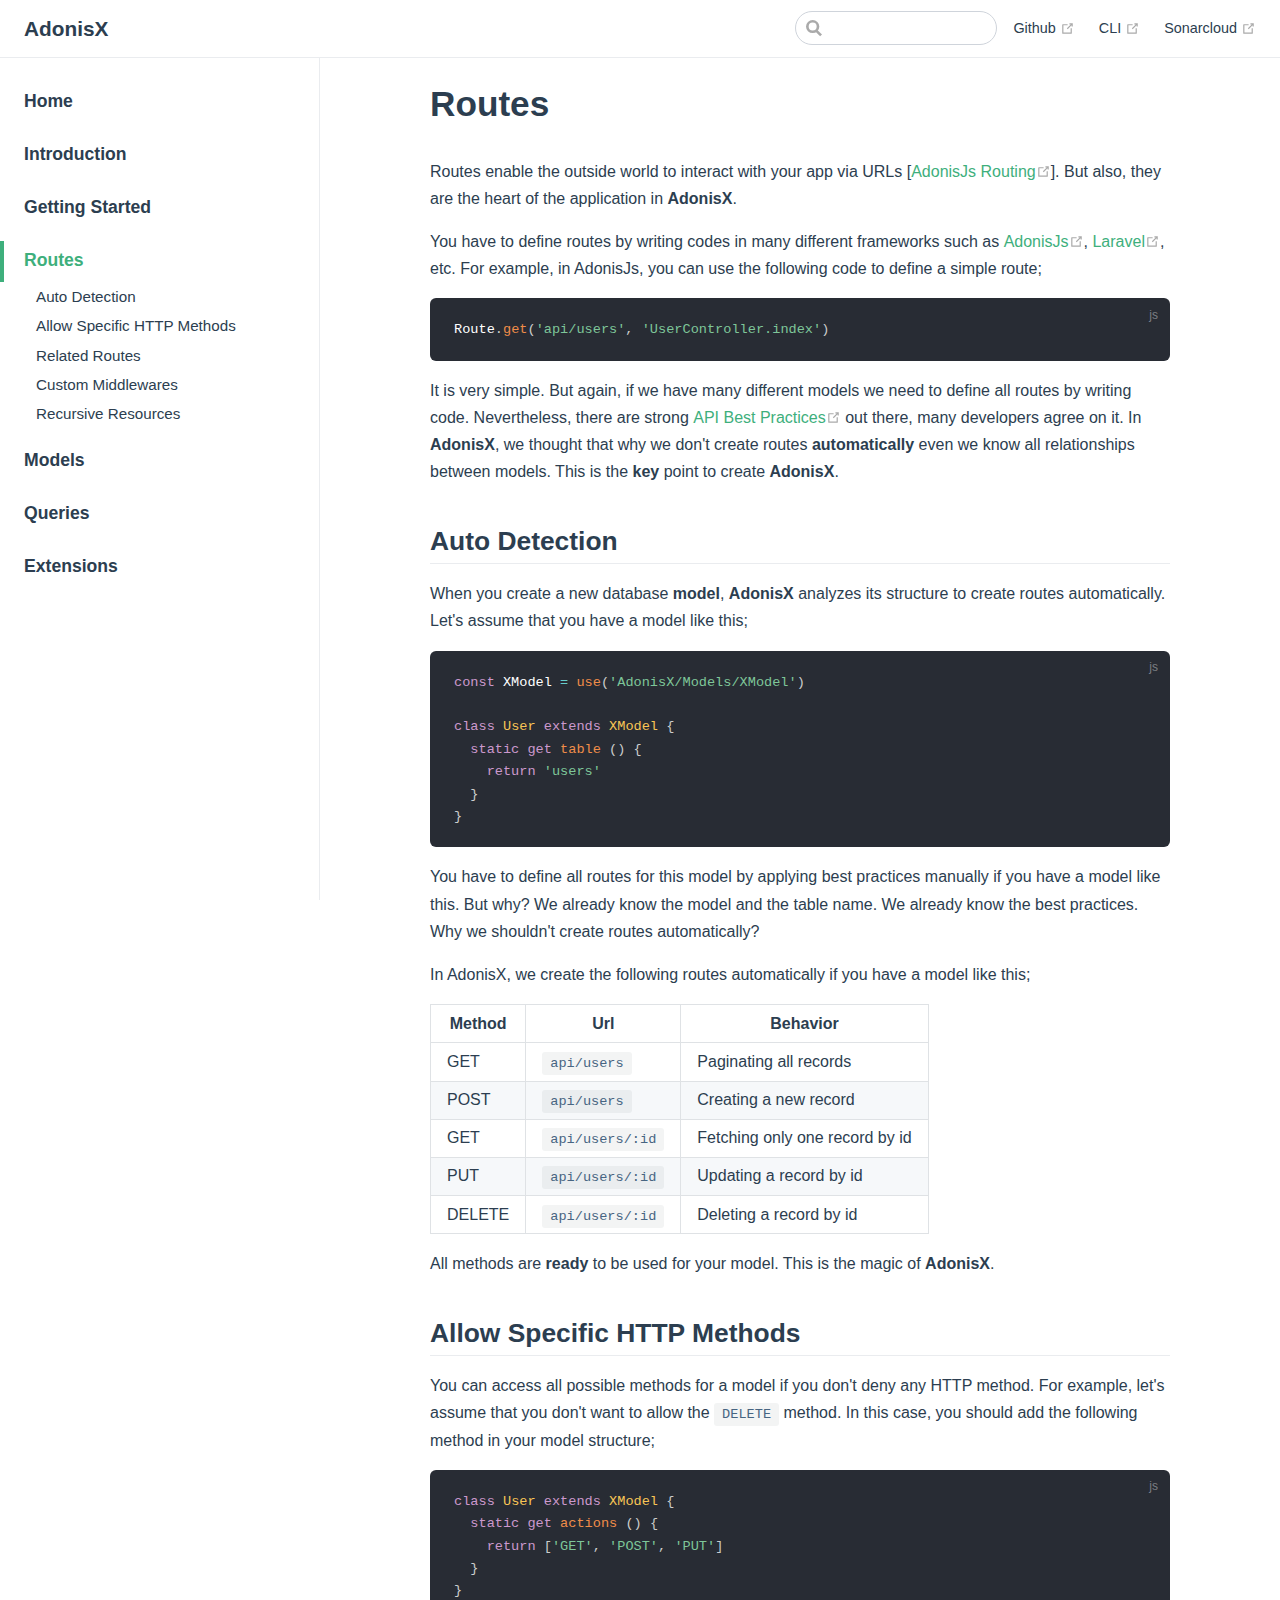
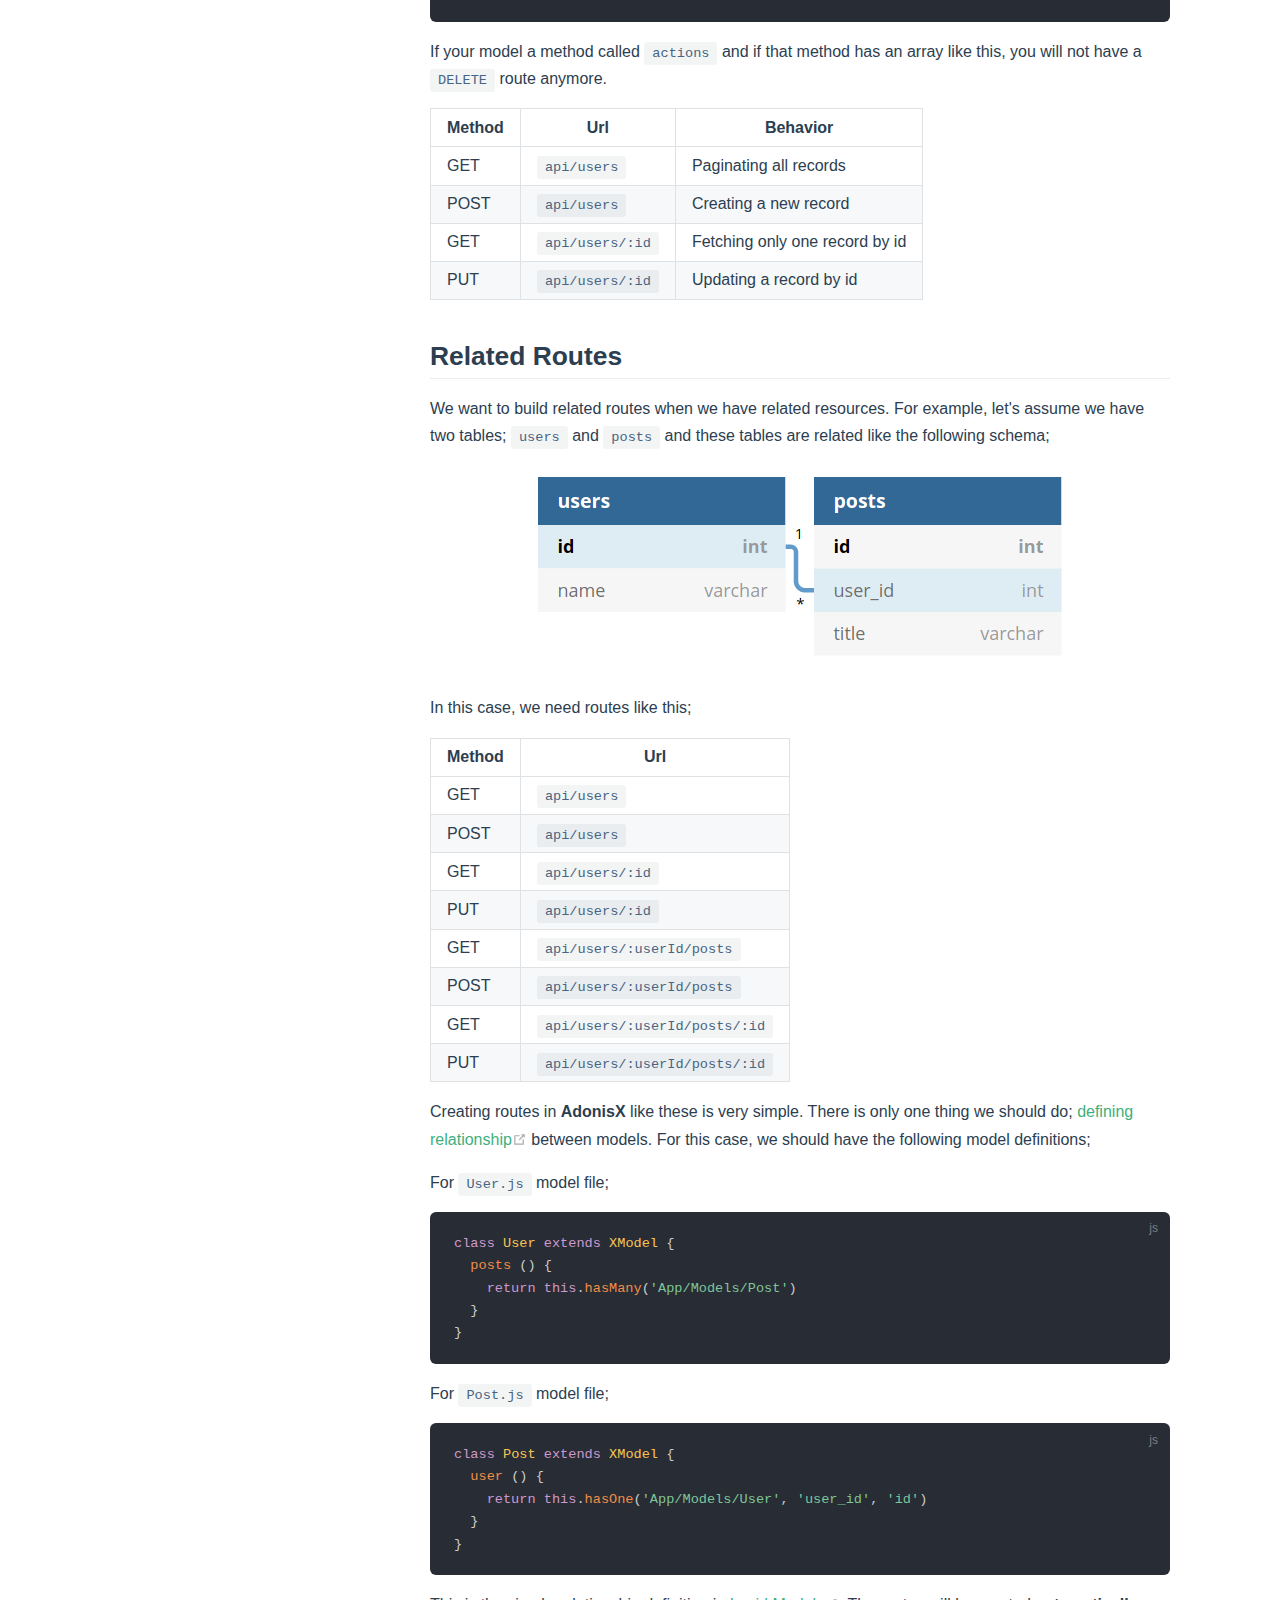
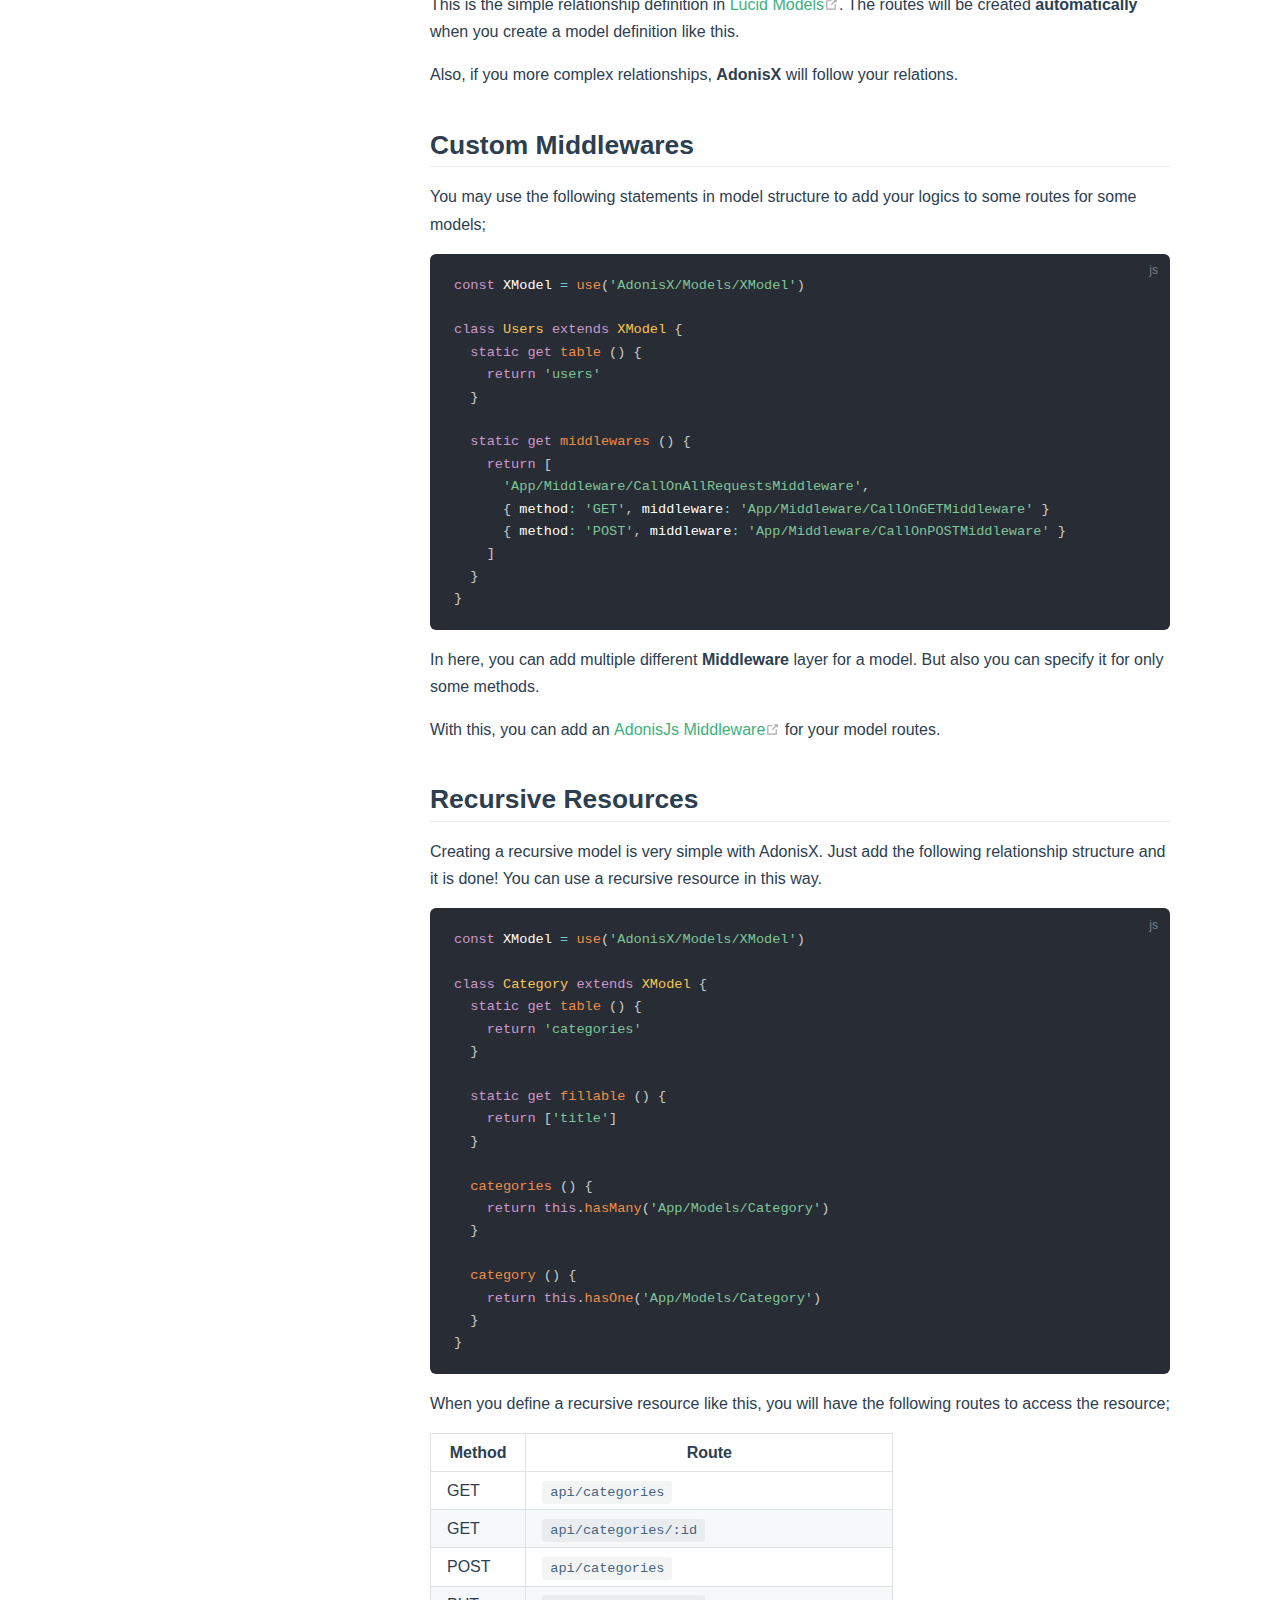
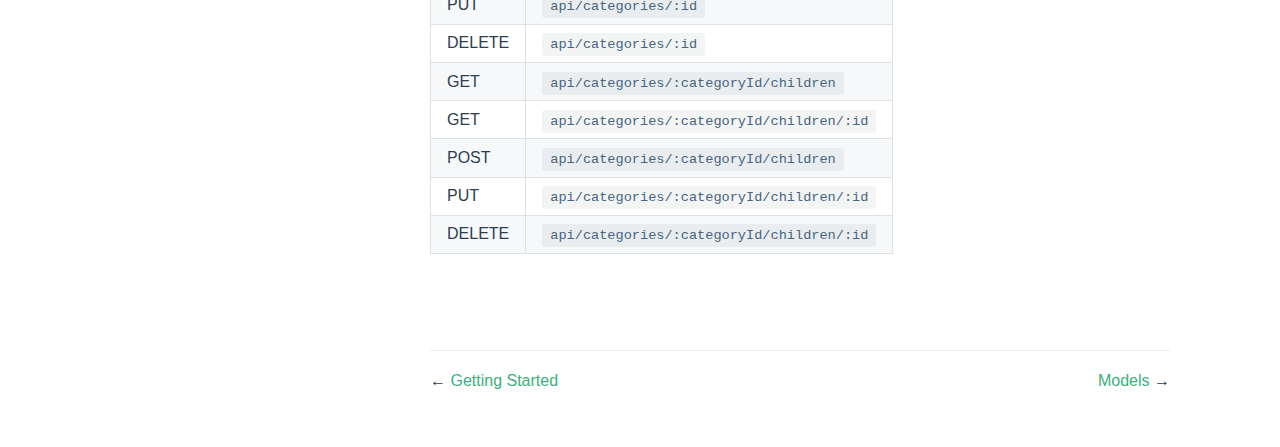
<file: 03-routes/index.html>
<!DOCTYPE html>
<html lang="en-US">
  <head>
    <meta charset="utf-8">
    <meta name="viewport" content="width=device-width,initial-scale=1">
    <title>Routes | AdonisX</title>
    <meta name="generator" content="VuePress 1.4.1">
    <link rel="icon" href="/logo.png">
    <link rel="manifest" href="/manifest.json">
    <link rel="apple-touch-icon" href="/icons/apple-touch-icon-152x152.png">
    <link rel="mask-icon" href="/icons/safari-pinned-tab.svg" color="#3eaf7c">
    <meta name="description" content="Fastest way to create simple Rest API by defining database models and their relations.">
    <meta name="theme-color" content="#3eaf7c">
    <meta name="apple-mobile-web-app-capable" content="yes">
    <meta name="apple-mobile-web-app-status-bar-style" content="black">
    <meta name="msapplication-TileImage" content="/icons/msapplication-icon-144x144.png">
    <meta name="msapplication-TileColor" content="#000000">
    <link rel="preload" href="/assets/css/0.styles.9c53e19f.css" as="style"><link rel="preload" href="/assets/js/app.db481d4b.js" as="script"><link rel="preload" href="/assets/js/2.8ce952cd.js" as="script"><link rel="preload" href="/assets/js/9.19a3119b.js" as="script"><link rel="prefetch" href="/assets/js/10.ad2de074.js"><link rel="prefetch" href="/assets/js/11.6f0241c8.js"><link rel="prefetch" href="/assets/js/12.56d3e1c9.js"><link rel="prefetch" href="/assets/js/13.c06ac246.js"><link rel="prefetch" href="/assets/js/14.13d729ed.js"><link rel="prefetch" href="/assets/js/3.71f42757.js"><link rel="prefetch" href="/assets/js/4.a96dfb43.js"><link rel="prefetch" href="/assets/js/5.0912c8bf.js"><link rel="prefetch" href="/assets/js/6.e1174c18.js"><link rel="prefetch" href="/assets/js/7.06cb3a2f.js"><link rel="prefetch" href="/assets/js/8.e8931974.js">
    <link rel="stylesheet" href="/assets/css/0.styles.9c53e19f.css">
  </head>
  <body>
    <div id="app" data-server-rendered="true"><div class="theme-container"><header class="navbar"><div class="sidebar-button"><svg xmlns="http://www.w3.org/2000/svg" aria-hidden="true" role="img" viewBox="0 0 448 512" class="icon"><path fill="currentColor" d="M436 124H12c-6.627 0-12-5.373-12-12V80c0-6.627 5.373-12 12-12h424c6.627 0 12 5.373 12 12v32c0 6.627-5.373 12-12 12zm0 160H12c-6.627 0-12-5.373-12-12v-32c0-6.627 5.373-12 12-12h424c6.627 0 12 5.373 12 12v32c0 6.627-5.373 12-12 12zm0 160H12c-6.627 0-12-5.373-12-12v-32c0-6.627 5.373-12 12-12h424c6.627 0 12 5.373 12 12v32c0 6.627-5.373 12-12 12z"></path></svg></div> <a href="/" class="home-link router-link-active"><!----> <span class="site-name">AdonisX</span></a> <div class="links"><div class="search-box"><input aria-label="Search" autocomplete="off" spellcheck="false" value=""> <!----></div> <nav class="nav-links can-hide"><div class="nav-item"><a href="https://github.com/adonisx/adonisx" target="_blank" rel="noopener noreferrer" class="nav-link external">
  Github
  <svg xmlns="http://www.w3.org/2000/svg" aria-hidden="true" x="0px" y="0px" viewBox="0 0 100 100" width="15" height="15" class="icon outbound"><path fill="currentColor" d="M18.8,85.1h56l0,0c2.2,0,4-1.8,4-4v-32h-8v28h-48v-48h28v-8h-32l0,0c-2.2,0-4,1.8-4,4v56C14.8,83.3,16.6,85.1,18.8,85.1z"></path> <polygon fill="currentColor" points="45.7,48.7 51.3,54.3 77.2,28.5 77.2,37.2 85.2,37.2 85.2,14.9 62.8,14.9 62.8,22.9 71.5,22.9"></polygon></svg></a></div><div class="nav-item"><a href="https://github.com/adonisx/adonisx-cli" target="_blank" rel="noopener noreferrer" class="nav-link external">
  CLI
  <svg xmlns="http://www.w3.org/2000/svg" aria-hidden="true" x="0px" y="0px" viewBox="0 0 100 100" width="15" height="15" class="icon outbound"><path fill="currentColor" d="M18.8,85.1h56l0,0c2.2,0,4-1.8,4-4v-32h-8v28h-48v-48h28v-8h-32l0,0c-2.2,0-4,1.8-4,4v56C14.8,83.3,16.6,85.1,18.8,85.1z"></path> <polygon fill="currentColor" points="45.7,48.7 51.3,54.3 77.2,28.5 77.2,37.2 85.2,37.2 85.2,14.9 62.8,14.9 62.8,22.9 71.5,22.9"></polygon></svg></a></div><div class="nav-item"><a href="https://sonarcloud.io/dashboard?id=ozziest_apix" target="_blank" rel="noopener noreferrer" class="nav-link external">
  Sonarcloud
  <svg xmlns="http://www.w3.org/2000/svg" aria-hidden="true" x="0px" y="0px" viewBox="0 0 100 100" width="15" height="15" class="icon outbound"><path fill="currentColor" d="M18.8,85.1h56l0,0c2.2,0,4-1.8,4-4v-32h-8v28h-48v-48h28v-8h-32l0,0c-2.2,0-4,1.8-4,4v56C14.8,83.3,16.6,85.1,18.8,85.1z"></path> <polygon fill="currentColor" points="45.7,48.7 51.3,54.3 77.2,28.5 77.2,37.2 85.2,37.2 85.2,14.9 62.8,14.9 62.8,22.9 71.5,22.9"></polygon></svg></a></div> <!----></nav></div></header> <div class="sidebar-mask"></div> <aside class="sidebar"><nav class="nav-links"><div class="nav-item"><a href="https://github.com/adonisx/adonisx" target="_blank" rel="noopener noreferrer" class="nav-link external">
  Github
  <svg xmlns="http://www.w3.org/2000/svg" aria-hidden="true" x="0px" y="0px" viewBox="0 0 100 100" width="15" height="15" class="icon outbound"><path fill="currentColor" d="M18.8,85.1h56l0,0c2.2,0,4-1.8,4-4v-32h-8v28h-48v-48h28v-8h-32l0,0c-2.2,0-4,1.8-4,4v56C14.8,83.3,16.6,85.1,18.8,85.1z"></path> <polygon fill="currentColor" points="45.7,48.7 51.3,54.3 77.2,28.5 77.2,37.2 85.2,37.2 85.2,14.9 62.8,14.9 62.8,22.9 71.5,22.9"></polygon></svg></a></div><div class="nav-item"><a href="https://github.com/adonisx/adonisx-cli" target="_blank" rel="noopener noreferrer" class="nav-link external">
  CLI
  <svg xmlns="http://www.w3.org/2000/svg" aria-hidden="true" x="0px" y="0px" viewBox="0 0 100 100" width="15" height="15" class="icon outbound"><path fill="currentColor" d="M18.8,85.1h56l0,0c2.2,0,4-1.8,4-4v-32h-8v28h-48v-48h28v-8h-32l0,0c-2.2,0-4,1.8-4,4v56C14.8,83.3,16.6,85.1,18.8,85.1z"></path> <polygon fill="currentColor" points="45.7,48.7 51.3,54.3 77.2,28.5 77.2,37.2 85.2,37.2 85.2,14.9 62.8,14.9 62.8,22.9 71.5,22.9"></polygon></svg></a></div><div class="nav-item"><a href="https://sonarcloud.io/dashboard?id=ozziest_apix" target="_blank" rel="noopener noreferrer" class="nav-link external">
  Sonarcloud
  <svg xmlns="http://www.w3.org/2000/svg" aria-hidden="true" x="0px" y="0px" viewBox="0 0 100 100" width="15" height="15" class="icon outbound"><path fill="currentColor" d="M18.8,85.1h56l0,0c2.2,0,4-1.8,4-4v-32h-8v28h-48v-48h28v-8h-32l0,0c-2.2,0-4,1.8-4,4v56C14.8,83.3,16.6,85.1,18.8,85.1z"></path> <polygon fill="currentColor" points="45.7,48.7 51.3,54.3 77.2,28.5 77.2,37.2 85.2,37.2 85.2,14.9 62.8,14.9 62.8,22.9 71.5,22.9"></polygon></svg></a></div> <!----></nav>  <ul class="sidebar-links"><li><a href="/" class="sidebar-link">Home</a></li><li><a href="/01-introduction/" class="sidebar-link">Introduction</a></li><li><a href="/02-getting-started/" class="sidebar-link">Getting Started</a></li><li><a href="/03-routes/" class="active sidebar-link">Routes</a><ul class="sidebar-sub-headers"><li class="sidebar-sub-header"><a href="/03-routes/#auto-detection" class="sidebar-link">Auto Detection</a></li><li class="sidebar-sub-header"><a href="/03-routes/#allow-specific-http-methods" class="sidebar-link">Allow Specific HTTP Methods</a></li><li class="sidebar-sub-header"><a href="/03-routes/#related-routes" class="sidebar-link">Related Routes</a></li><li class="sidebar-sub-header"><a href="/03-routes/#custom-middlewares" class="sidebar-link">Custom Middlewares</a></li><li class="sidebar-sub-header"><a href="/03-routes/#recursive-resources" class="sidebar-link">Recursive Resources</a></li></ul></li><li><a href="/04-models/" class="sidebar-link">Models</a></li><li><a href="/05-queries/" class="sidebar-link">Queries</a></li><li><a href="/06-extensions/" class="sidebar-link">Extensions</a></li></ul> </aside> <main class="page"> <div class="theme-default-content content__default"><h1 id="routes"><a href="#routes" class="header-anchor">#</a> Routes</h1> <p>Routes enable the outside world to interact with your app via URLs [<a href="https://adonisjs.com/docs/4.1/routing" target="_blank" rel="noopener noreferrer">AdonisJs Routing<svg xmlns="http://www.w3.org/2000/svg" aria-hidden="true" x="0px" y="0px" viewBox="0 0 100 100" width="15" height="15" class="icon outbound"><path fill="currentColor" d="M18.8,85.1h56l0,0c2.2,0,4-1.8,4-4v-32h-8v28h-48v-48h28v-8h-32l0,0c-2.2,0-4,1.8-4,4v56C14.8,83.3,16.6,85.1,18.8,85.1z"></path> <polygon fill="currentColor" points="45.7,48.7 51.3,54.3 77.2,28.5 77.2,37.2 85.2,37.2 85.2,14.9 62.8,14.9 62.8,22.9 71.5,22.9"></polygon></svg></a>]. But also, they are the heart of the application in <strong>AdonisX</strong>.</p> <p>You have to define routes by writing codes in many different frameworks such as <a href="https://adonisjs.com/docs/4.1/routing" target="_blank" rel="noopener noreferrer">AdonisJs<svg xmlns="http://www.w3.org/2000/svg" aria-hidden="true" x="0px" y="0px" viewBox="0 0 100 100" width="15" height="15" class="icon outbound"><path fill="currentColor" d="M18.8,85.1h56l0,0c2.2,0,4-1.8,4-4v-32h-8v28h-48v-48h28v-8h-32l0,0c-2.2,0-4,1.8-4,4v56C14.8,83.3,16.6,85.1,18.8,85.1z"></path> <polygon fill="currentColor" points="45.7,48.7 51.3,54.3 77.2,28.5 77.2,37.2 85.2,37.2 85.2,14.9 62.8,14.9 62.8,22.9 71.5,22.9"></polygon></svg></a>, <a href="https://laravel.com/docs/7.x/routing" target="_blank" rel="noopener noreferrer">Laravel<svg xmlns="http://www.w3.org/2000/svg" aria-hidden="true" x="0px" y="0px" viewBox="0 0 100 100" width="15" height="15" class="icon outbound"><path fill="currentColor" d="M18.8,85.1h56l0,0c2.2,0,4-1.8,4-4v-32h-8v28h-48v-48h28v-8h-32l0,0c-2.2,0-4,1.8-4,4v56C14.8,83.3,16.6,85.1,18.8,85.1z"></path> <polygon fill="currentColor" points="45.7,48.7 51.3,54.3 77.2,28.5 77.2,37.2 85.2,37.2 85.2,14.9 62.8,14.9 62.8,22.9 71.5,22.9"></polygon></svg></a>, etc. For example, in AdonisJs, you can use the following code to define a simple route;</p> <div class="language-js extra-class"><pre class="language-js"><code>Route<span class="token punctuation">.</span><span class="token function">get</span><span class="token punctuation">(</span><span class="token string">'api/users'</span><span class="token punctuation">,</span> <span class="token string">'UserController.index'</span><span class="token punctuation">)</span>
</code></pre></div><p>It is very simple. But again, if we have many different models we need to define all routes by writing code. Nevertheless, there are strong <a href="https://www.vinaysahni.com/best-practices-for-a-pragmatic-restful-api" target="_blank" rel="noopener noreferrer">API Best Practices<svg xmlns="http://www.w3.org/2000/svg" aria-hidden="true" x="0px" y="0px" viewBox="0 0 100 100" width="15" height="15" class="icon outbound"><path fill="currentColor" d="M18.8,85.1h56l0,0c2.2,0,4-1.8,4-4v-32h-8v28h-48v-48h28v-8h-32l0,0c-2.2,0-4,1.8-4,4v56C14.8,83.3,16.6,85.1,18.8,85.1z"></path> <polygon fill="currentColor" points="45.7,48.7 51.3,54.3 77.2,28.5 77.2,37.2 85.2,37.2 85.2,14.9 62.8,14.9 62.8,22.9 71.5,22.9"></polygon></svg></a> out there, many developers agree on it. In <strong>AdonisX</strong>, we thought that why we don't create routes <strong>automatically</strong> even we know all relationships between models. This is the <strong>key</strong> point to create <strong>AdonisX</strong>.</p> <h2 id="auto-detection"><a href="#auto-detection" class="header-anchor">#</a> Auto Detection</h2> <p>When you create a new database <strong>model</strong>, <strong>AdonisX</strong> analyzes its structure to create routes automatically. Let's assume that you have a model like this;</p> <div class="language-js extra-class"><pre class="language-js"><code><span class="token keyword">const</span> XModel <span class="token operator">=</span> <span class="token function">use</span><span class="token punctuation">(</span><span class="token string">'AdonisX/Models/XModel'</span><span class="token punctuation">)</span>

<span class="token keyword">class</span> <span class="token class-name">User</span> <span class="token keyword">extends</span> <span class="token class-name">XModel</span> <span class="token punctuation">{</span>
  <span class="token keyword">static</span> <span class="token keyword">get</span> <span class="token function">table</span> <span class="token punctuation">(</span><span class="token punctuation">)</span> <span class="token punctuation">{</span>
    <span class="token keyword">return</span> <span class="token string">'users'</span>
  <span class="token punctuation">}</span>
<span class="token punctuation">}</span>
</code></pre></div><p>You have to define all routes for this model by applying best practices manually if you have a model like this. But why? We already know the model and the table name. We already know the best practices. Why we shouldn't create routes automatically?</p> <p>In AdonisX, we create the following routes automatically if you have a model like this;</p> <table><thead><tr><th>Method</th> <th>Url</th> <th>Behavior</th></tr></thead> <tbody><tr><td>GET</td> <td><code>api/users</code></td> <td>Paginating all records</td></tr> <tr><td>POST</td> <td><code>api/users</code></td> <td>Creating a new record</td></tr> <tr><td>GET</td> <td><code>api/users/:id</code></td> <td>Fetching only one record by id</td></tr> <tr><td>PUT</td> <td><code>api/users/:id</code></td> <td>Updating a record by id</td></tr> <tr><td>DELETE</td> <td><code>api/users/:id</code></td> <td>Deleting a record by id</td></tr></tbody></table> <p>All methods are <strong>ready</strong> to be used for your model. This is the magic of <strong>AdonisX</strong>.</p> <h2 id="allow-specific-http-methods"><a href="#allow-specific-http-methods" class="header-anchor">#</a> Allow Specific HTTP Methods</h2> <p>You can access all possible methods for a model if you don't deny any HTTP method. For example, let's assume that you don't want to allow the <code>DELETE</code> method. In this case, you should add the following method in your model structure;</p> <div class="language-js extra-class"><pre class="language-js"><code><span class="token keyword">class</span> <span class="token class-name">User</span> <span class="token keyword">extends</span> <span class="token class-name">XModel</span> <span class="token punctuation">{</span>
  <span class="token keyword">static</span> <span class="token keyword">get</span> <span class="token function">actions</span> <span class="token punctuation">(</span><span class="token punctuation">)</span> <span class="token punctuation">{</span>
    <span class="token keyword">return</span> <span class="token punctuation">[</span><span class="token string">'GET'</span><span class="token punctuation">,</span> <span class="token string">'POST'</span><span class="token punctuation">,</span> <span class="token string">'PUT'</span><span class="token punctuation">]</span>
  <span class="token punctuation">}</span>
<span class="token punctuation">}</span>
</code></pre></div><p>If your model a method called <code>actions</code> and if that method has an array like this, you will not have a <code>DELETE</code> route anymore.</p> <table><thead><tr><th>Method</th> <th>Url</th> <th>Behavior</th></tr></thead> <tbody><tr><td>GET</td> <td><code>api/users</code></td> <td>Paginating all records</td></tr> <tr><td>POST</td> <td><code>api/users</code></td> <td>Creating a new record</td></tr> <tr><td>GET</td> <td><code>api/users/:id</code></td> <td>Fetching only one record by id</td></tr> <tr><td>PUT</td> <td><code>api/users/:id</code></td> <td>Updating a record by id</td></tr></tbody></table> <h2 id="related-routes"><a href="#related-routes" class="header-anchor">#</a> Related Routes</h2> <p>We want to build related routes when we have related resources. For example, let's assume we have two tables; <code>users</code> and <code>posts</code> and these tables are related like the following schema;</p> <div style="text-align:center;"><p><img src="/images/routes-01.png" alt="Database Schema"></p></div> <p>In this case, we need routes like this;</p> <table><thead><tr><th>Method</th> <th>Url</th></tr></thead> <tbody><tr><td>GET</td> <td><code>api/users</code></td></tr> <tr><td>POST</td> <td><code>api/users</code></td></tr> <tr><td>GET</td> <td><code>api/users/:id</code></td></tr> <tr><td>PUT</td> <td><code>api/users/:id</code></td></tr> <tr><td>GET</td> <td><code>api/users/:userId/posts</code></td></tr> <tr><td>POST</td> <td><code>api/users/:userId/posts</code></td></tr> <tr><td>GET</td> <td><code>api/users/:userId/posts/:id</code></td></tr> <tr><td>PUT</td> <td><code>api/users/:userId/posts/:id</code></td></tr></tbody></table> <p>Creating routes in <strong>AdonisX</strong> like these is very simple. There is only one thing we should do; <a href="https://adonisjs.com/docs/4.1/relationships" target="_blank" rel="noopener noreferrer">defining relationship<svg xmlns="http://www.w3.org/2000/svg" aria-hidden="true" x="0px" y="0px" viewBox="0 0 100 100" width="15" height="15" class="icon outbound"><path fill="currentColor" d="M18.8,85.1h56l0,0c2.2,0,4-1.8,4-4v-32h-8v28h-48v-48h28v-8h-32l0,0c-2.2,0-4,1.8-4,4v56C14.8,83.3,16.6,85.1,18.8,85.1z"></path> <polygon fill="currentColor" points="45.7,48.7 51.3,54.3 77.2,28.5 77.2,37.2 85.2,37.2 85.2,14.9 62.8,14.9 62.8,22.9 71.5,22.9"></polygon></svg></a> between models. For this case, we should have the following model definitions;</p> <p>For <code>User.js</code> model file;</p> <div class="language-js extra-class"><pre class="language-js"><code><span class="token keyword">class</span> <span class="token class-name">User</span> <span class="token keyword">extends</span> <span class="token class-name">XModel</span> <span class="token punctuation">{</span>
  <span class="token function">posts</span> <span class="token punctuation">(</span><span class="token punctuation">)</span> <span class="token punctuation">{</span>
    <span class="token keyword">return</span> <span class="token keyword">this</span><span class="token punctuation">.</span><span class="token function">hasMany</span><span class="token punctuation">(</span><span class="token string">'App/Models/Post'</span><span class="token punctuation">)</span>
  <span class="token punctuation">}</span>
<span class="token punctuation">}</span>
</code></pre></div><p>For <code>Post.js</code> model file;</p> <div class="language-js extra-class"><pre class="language-js"><code><span class="token keyword">class</span> <span class="token class-name">Post</span> <span class="token keyword">extends</span> <span class="token class-name">XModel</span> <span class="token punctuation">{</span>
  <span class="token function">user</span> <span class="token punctuation">(</span><span class="token punctuation">)</span> <span class="token punctuation">{</span>
    <span class="token keyword">return</span> <span class="token keyword">this</span><span class="token punctuation">.</span><span class="token function">hasOne</span><span class="token punctuation">(</span><span class="token string">'App/Models/User'</span><span class="token punctuation">,</span> <span class="token string">'user_id'</span><span class="token punctuation">,</span> <span class="token string">'id'</span><span class="token punctuation">)</span>
  <span class="token punctuation">}</span>
<span class="token punctuation">}</span>
</code></pre></div><p>This is the simple relationship definition in <a href="https://adonisjs.com/docs/4.1/relationships" target="_blank" rel="noopener noreferrer">Lucid Models<svg xmlns="http://www.w3.org/2000/svg" aria-hidden="true" x="0px" y="0px" viewBox="0 0 100 100" width="15" height="15" class="icon outbound"><path fill="currentColor" d="M18.8,85.1h56l0,0c2.2,0,4-1.8,4-4v-32h-8v28h-48v-48h28v-8h-32l0,0c-2.2,0-4,1.8-4,4v56C14.8,83.3,16.6,85.1,18.8,85.1z"></path> <polygon fill="currentColor" points="45.7,48.7 51.3,54.3 77.2,28.5 77.2,37.2 85.2,37.2 85.2,14.9 62.8,14.9 62.8,22.9 71.5,22.9"></polygon></svg></a>. The routes will be created <strong>automatically</strong> when you create a model definition like this.</p> <p>Also, if you more complex relationships, <strong>AdonisX</strong> will follow your relations.</p> <h2 id="custom-middlewares"><a href="#custom-middlewares" class="header-anchor">#</a> Custom Middlewares</h2> <p>You may use the following statements in model structure to add your logics to some routes for some models;</p> <div class="language-js extra-class"><pre class="language-js"><code><span class="token keyword">const</span> XModel <span class="token operator">=</span> <span class="token function">use</span><span class="token punctuation">(</span><span class="token string">'AdonisX/Models/XModel'</span><span class="token punctuation">)</span>

<span class="token keyword">class</span> <span class="token class-name">Users</span> <span class="token keyword">extends</span> <span class="token class-name">XModel</span> <span class="token punctuation">{</span>
  <span class="token keyword">static</span> <span class="token keyword">get</span> <span class="token function">table</span> <span class="token punctuation">(</span><span class="token punctuation">)</span> <span class="token punctuation">{</span>
    <span class="token keyword">return</span> <span class="token string">'users'</span>
  <span class="token punctuation">}</span>

  <span class="token keyword">static</span> <span class="token keyword">get</span> <span class="token function">middlewares</span> <span class="token punctuation">(</span><span class="token punctuation">)</span> <span class="token punctuation">{</span>
    <span class="token keyword">return</span> <span class="token punctuation">[</span>
      <span class="token string">'App/Middleware/CallOnAllRequestsMiddleware'</span><span class="token punctuation">,</span>
      <span class="token punctuation">{</span> method<span class="token operator">:</span> <span class="token string">'GET'</span><span class="token punctuation">,</span> middleware<span class="token operator">:</span> <span class="token string">'App/Middleware/CallOnGETMiddleware'</span> <span class="token punctuation">}</span>
      <span class="token punctuation">{</span> method<span class="token operator">:</span> <span class="token string">'POST'</span><span class="token punctuation">,</span> middleware<span class="token operator">:</span> <span class="token string">'App/Middleware/CallOnPOSTMiddleware'</span> <span class="token punctuation">}</span>
    <span class="token punctuation">]</span>
  <span class="token punctuation">}</span>
<span class="token punctuation">}</span>
</code></pre></div><p>In here, you can add multiple different <strong>Middleware</strong> layer for a model. But also you can specify it for only some methods.</p> <p>With this, you can add an <a href="https://adonisjs.com/docs/4.1/middleware" target="_blank" rel="noopener noreferrer">AdonisJs Middleware<svg xmlns="http://www.w3.org/2000/svg" aria-hidden="true" x="0px" y="0px" viewBox="0 0 100 100" width="15" height="15" class="icon outbound"><path fill="currentColor" d="M18.8,85.1h56l0,0c2.2,0,4-1.8,4-4v-32h-8v28h-48v-48h28v-8h-32l0,0c-2.2,0-4,1.8-4,4v56C14.8,83.3,16.6,85.1,18.8,85.1z"></path> <polygon fill="currentColor" points="45.7,48.7 51.3,54.3 77.2,28.5 77.2,37.2 85.2,37.2 85.2,14.9 62.8,14.9 62.8,22.9 71.5,22.9"></polygon></svg></a> for your model routes.</p> <h2 id="recursive-resources"><a href="#recursive-resources" class="header-anchor">#</a> Recursive Resources</h2> <p>Creating a recursive model is very simple with AdonisX. Just add the following relationship structure and it is done! You can use a recursive resource in this way.</p> <div class="language-js extra-class"><pre class="language-js"><code><span class="token keyword">const</span> XModel <span class="token operator">=</span> <span class="token function">use</span><span class="token punctuation">(</span><span class="token string">'AdonisX/Models/XModel'</span><span class="token punctuation">)</span>

<span class="token keyword">class</span> <span class="token class-name">Category</span> <span class="token keyword">extends</span> <span class="token class-name">XModel</span> <span class="token punctuation">{</span>
  <span class="token keyword">static</span> <span class="token keyword">get</span> <span class="token function">table</span> <span class="token punctuation">(</span><span class="token punctuation">)</span> <span class="token punctuation">{</span>
    <span class="token keyword">return</span> <span class="token string">'categories'</span>
  <span class="token punctuation">}</span>

  <span class="token keyword">static</span> <span class="token keyword">get</span> <span class="token function">fillable</span> <span class="token punctuation">(</span><span class="token punctuation">)</span> <span class="token punctuation">{</span>
    <span class="token keyword">return</span> <span class="token punctuation">[</span><span class="token string">'title'</span><span class="token punctuation">]</span>
  <span class="token punctuation">}</span>

  <span class="token function">categories</span> <span class="token punctuation">(</span><span class="token punctuation">)</span> <span class="token punctuation">{</span>
    <span class="token keyword">return</span> <span class="token keyword">this</span><span class="token punctuation">.</span><span class="token function">hasMany</span><span class="token punctuation">(</span><span class="token string">'App/Models/Category'</span><span class="token punctuation">)</span>
  <span class="token punctuation">}</span>

  <span class="token function">category</span> <span class="token punctuation">(</span><span class="token punctuation">)</span> <span class="token punctuation">{</span>
    <span class="token keyword">return</span> <span class="token keyword">this</span><span class="token punctuation">.</span><span class="token function">hasOne</span><span class="token punctuation">(</span><span class="token string">'App/Models/Category'</span><span class="token punctuation">)</span>
  <span class="token punctuation">}</span>
<span class="token punctuation">}</span>
</code></pre></div><p>When you define a recursive resource like this, you will have the following routes to access the resource;</p> <table><thead><tr><th>Method</th> <th>Route</th></tr></thead> <tbody><tr><td>GET</td> <td><code>api/categories</code></td></tr> <tr><td>GET</td> <td><code>api/categories/:id</code></td></tr> <tr><td>POST</td> <td><code>api/categories</code></td></tr> <tr><td>PUT</td> <td><code>api/categories/:id</code></td></tr> <tr><td>DELETE</td> <td><code>api/categories/:id</code></td></tr> <tr><td>GET</td> <td><code>api/categories/:categoryId/children</code></td></tr> <tr><td>GET</td> <td><code>api/categories/:categoryId/children/:id</code></td></tr> <tr><td>POST</td> <td><code>api/categories/:categoryId/children</code></td></tr> <tr><td>PUT</td> <td><code>api/categories/:categoryId/children/:id</code></td></tr> <tr><td>DELETE</td> <td><code>api/categories/:categoryId/children/:id</code></td></tr></tbody></table></div> <footer class="page-edit"><!----> <!----></footer> <div class="page-nav"><p class="inner"><span class="prev">
      ←
      <a href="/02-getting-started/" class="prev">
        Getting Started
      </a></span> <span class="next"><a href="/04-models/">
        Models
      </a>
      →
    </span></p></div> </main></div><div class="global-ui"></div></div>
    <script src="/assets/js/app.db481d4b.js" defer></script><script src="/assets/js/2.8ce952cd.js" defer></script><script src="/assets/js/9.19a3119b.js" defer></script>
  </body>
</html>
</file>
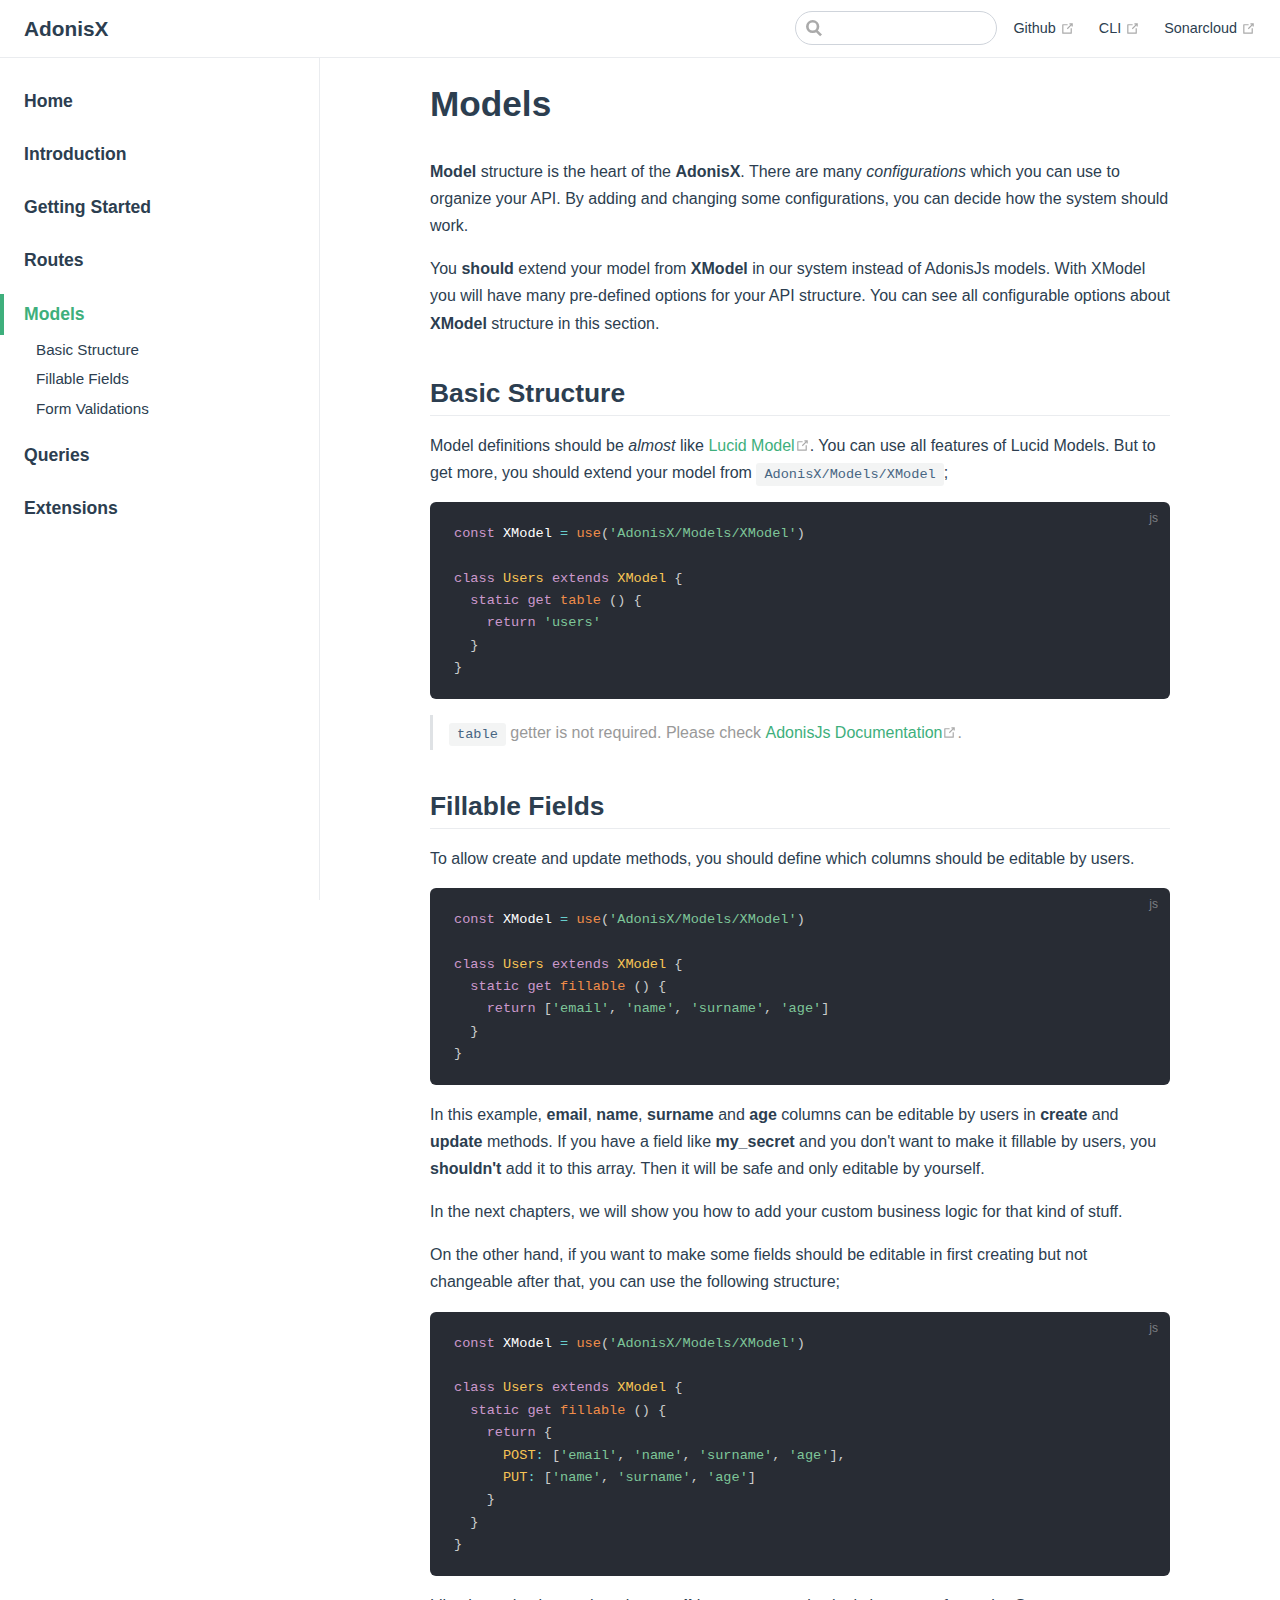
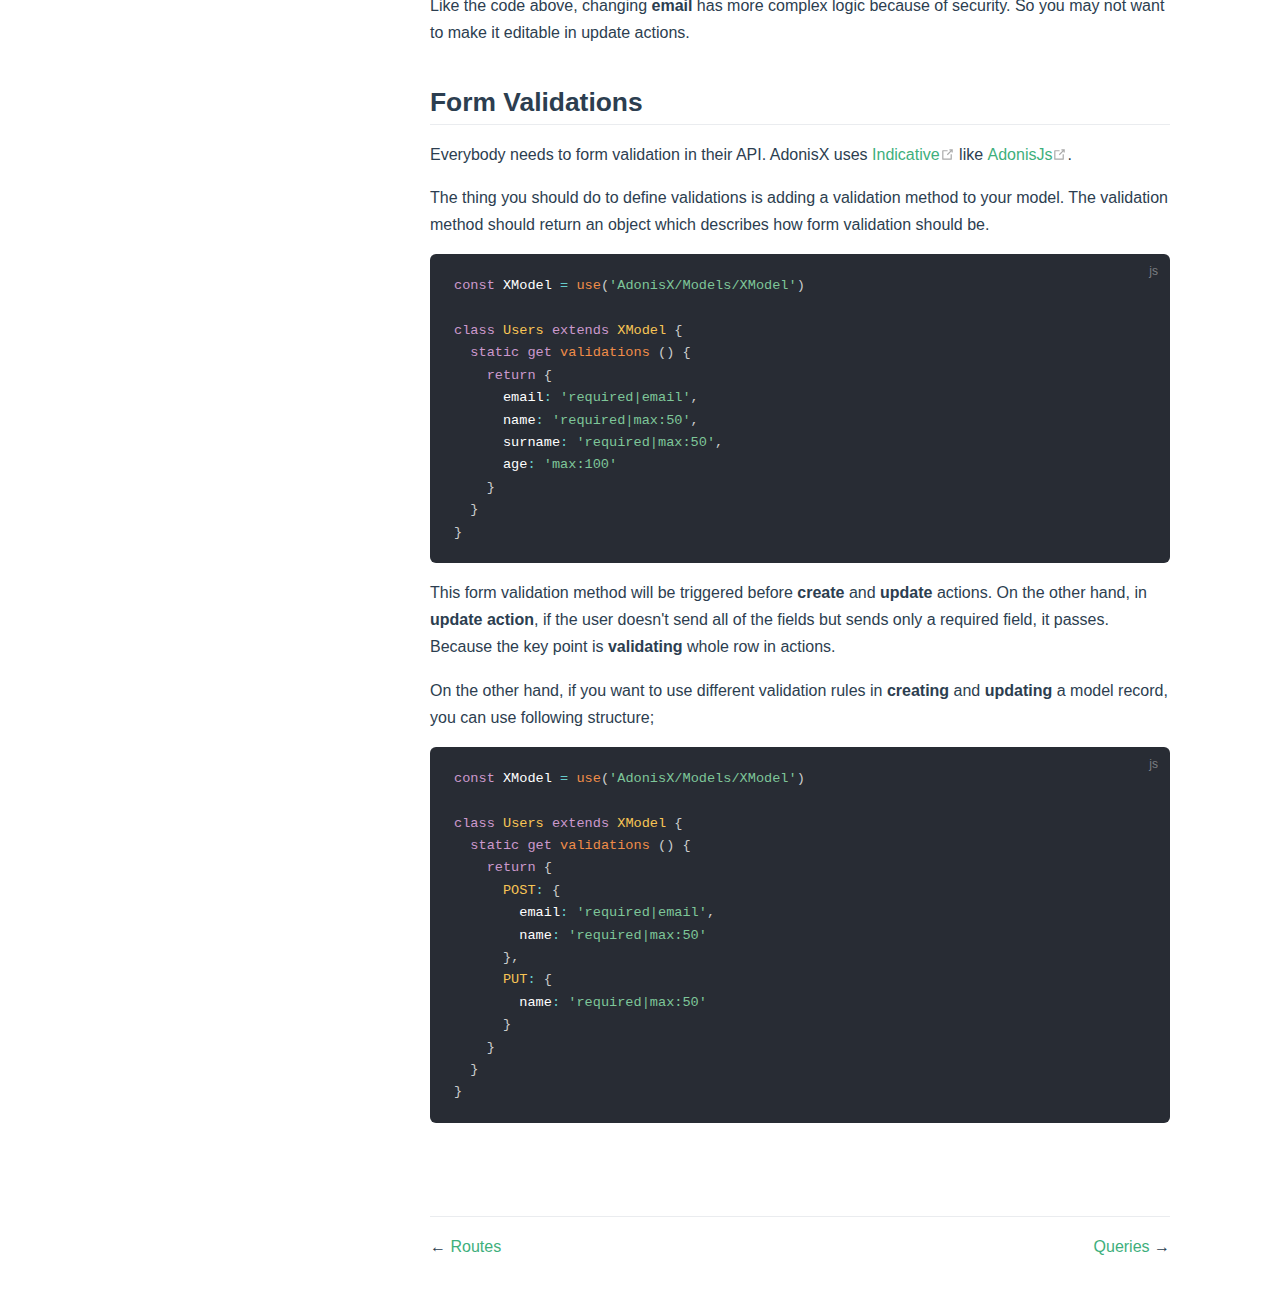
<file: 04-models/index.html>
<!DOCTYPE html>
<html lang="en-US">
  <head>
    <meta charset="utf-8">
    <meta name="viewport" content="width=device-width,initial-scale=1">
    <title>Models | AdonisX</title>
    <meta name="generator" content="VuePress 1.4.1">
    <link rel="icon" href="/logo.png">
    <link rel="manifest" href="/manifest.json">
    <link rel="apple-touch-icon" href="/icons/apple-touch-icon-152x152.png">
    <link rel="mask-icon" href="/icons/safari-pinned-tab.svg" color="#3eaf7c">
    <meta name="description" content="Fastest way to create simple Rest API by defining database models and their relations.">
    <meta name="theme-color" content="#3eaf7c">
    <meta name="apple-mobile-web-app-capable" content="yes">
    <meta name="apple-mobile-web-app-status-bar-style" content="black">
    <meta name="msapplication-TileImage" content="/icons/msapplication-icon-144x144.png">
    <meta name="msapplication-TileColor" content="#000000">
    <link rel="preload" href="/assets/css/0.styles.9c53e19f.css" as="style"><link rel="preload" href="/assets/js/app.db481d4b.js" as="script"><link rel="preload" href="/assets/js/2.8ce952cd.js" as="script"><link rel="preload" href="/assets/js/10.ad2de074.js" as="script"><link rel="prefetch" href="/assets/js/11.6f0241c8.js"><link rel="prefetch" href="/assets/js/12.56d3e1c9.js"><link rel="prefetch" href="/assets/js/13.c06ac246.js"><link rel="prefetch" href="/assets/js/14.13d729ed.js"><link rel="prefetch" href="/assets/js/3.71f42757.js"><link rel="prefetch" href="/assets/js/4.a96dfb43.js"><link rel="prefetch" href="/assets/js/5.0912c8bf.js"><link rel="prefetch" href="/assets/js/6.e1174c18.js"><link rel="prefetch" href="/assets/js/7.06cb3a2f.js"><link rel="prefetch" href="/assets/js/8.e8931974.js"><link rel="prefetch" href="/assets/js/9.19a3119b.js">
    <link rel="stylesheet" href="/assets/css/0.styles.9c53e19f.css">
  </head>
  <body>
    <div id="app" data-server-rendered="true"><div class="theme-container"><header class="navbar"><div class="sidebar-button"><svg xmlns="http://www.w3.org/2000/svg" aria-hidden="true" role="img" viewBox="0 0 448 512" class="icon"><path fill="currentColor" d="M436 124H12c-6.627 0-12-5.373-12-12V80c0-6.627 5.373-12 12-12h424c6.627 0 12 5.373 12 12v32c0 6.627-5.373 12-12 12zm0 160H12c-6.627 0-12-5.373-12-12v-32c0-6.627 5.373-12 12-12h424c6.627 0 12 5.373 12 12v32c0 6.627-5.373 12-12 12zm0 160H12c-6.627 0-12-5.373-12-12v-32c0-6.627 5.373-12 12-12h424c6.627 0 12 5.373 12 12v32c0 6.627-5.373 12-12 12z"></path></svg></div> <a href="/" class="home-link router-link-active"><!----> <span class="site-name">AdonisX</span></a> <div class="links"><div class="search-box"><input aria-label="Search" autocomplete="off" spellcheck="false" value=""> <!----></div> <nav class="nav-links can-hide"><div class="nav-item"><a href="https://github.com/adonisx/adonisx" target="_blank" rel="noopener noreferrer" class="nav-link external">
  Github
  <svg xmlns="http://www.w3.org/2000/svg" aria-hidden="true" x="0px" y="0px" viewBox="0 0 100 100" width="15" height="15" class="icon outbound"><path fill="currentColor" d="M18.8,85.1h56l0,0c2.2,0,4-1.8,4-4v-32h-8v28h-48v-48h28v-8h-32l0,0c-2.2,0-4,1.8-4,4v56C14.8,83.3,16.6,85.1,18.8,85.1z"></path> <polygon fill="currentColor" points="45.7,48.7 51.3,54.3 77.2,28.5 77.2,37.2 85.2,37.2 85.2,14.9 62.8,14.9 62.8,22.9 71.5,22.9"></polygon></svg></a></div><div class="nav-item"><a href="https://github.com/adonisx/adonisx-cli" target="_blank" rel="noopener noreferrer" class="nav-link external">
  CLI
  <svg xmlns="http://www.w3.org/2000/svg" aria-hidden="true" x="0px" y="0px" viewBox="0 0 100 100" width="15" height="15" class="icon outbound"><path fill="currentColor" d="M18.8,85.1h56l0,0c2.2,0,4-1.8,4-4v-32h-8v28h-48v-48h28v-8h-32l0,0c-2.2,0-4,1.8-4,4v56C14.8,83.3,16.6,85.1,18.8,85.1z"></path> <polygon fill="currentColor" points="45.7,48.7 51.3,54.3 77.2,28.5 77.2,37.2 85.2,37.2 85.2,14.9 62.8,14.9 62.8,22.9 71.5,22.9"></polygon></svg></a></div><div class="nav-item"><a href="https://sonarcloud.io/dashboard?id=ozziest_apix" target="_blank" rel="noopener noreferrer" class="nav-link external">
  Sonarcloud
  <svg xmlns="http://www.w3.org/2000/svg" aria-hidden="true" x="0px" y="0px" viewBox="0 0 100 100" width="15" height="15" class="icon outbound"><path fill="currentColor" d="M18.8,85.1h56l0,0c2.2,0,4-1.8,4-4v-32h-8v28h-48v-48h28v-8h-32l0,0c-2.2,0-4,1.8-4,4v56C14.8,83.3,16.6,85.1,18.8,85.1z"></path> <polygon fill="currentColor" points="45.7,48.7 51.3,54.3 77.2,28.5 77.2,37.2 85.2,37.2 85.2,14.9 62.8,14.9 62.8,22.9 71.5,22.9"></polygon></svg></a></div> <!----></nav></div></header> <div class="sidebar-mask"></div> <aside class="sidebar"><nav class="nav-links"><div class="nav-item"><a href="https://github.com/adonisx/adonisx" target="_blank" rel="noopener noreferrer" class="nav-link external">
  Github
  <svg xmlns="http://www.w3.org/2000/svg" aria-hidden="true" x="0px" y="0px" viewBox="0 0 100 100" width="15" height="15" class="icon outbound"><path fill="currentColor" d="M18.8,85.1h56l0,0c2.2,0,4-1.8,4-4v-32h-8v28h-48v-48h28v-8h-32l0,0c-2.2,0-4,1.8-4,4v56C14.8,83.3,16.6,85.1,18.8,85.1z"></path> <polygon fill="currentColor" points="45.7,48.7 51.3,54.3 77.2,28.5 77.2,37.2 85.2,37.2 85.2,14.9 62.8,14.9 62.8,22.9 71.5,22.9"></polygon></svg></a></div><div class="nav-item"><a href="https://github.com/adonisx/adonisx-cli" target="_blank" rel="noopener noreferrer" class="nav-link external">
  CLI
  <svg xmlns="http://www.w3.org/2000/svg" aria-hidden="true" x="0px" y="0px" viewBox="0 0 100 100" width="15" height="15" class="icon outbound"><path fill="currentColor" d="M18.8,85.1h56l0,0c2.2,0,4-1.8,4-4v-32h-8v28h-48v-48h28v-8h-32l0,0c-2.2,0-4,1.8-4,4v56C14.8,83.3,16.6,85.1,18.8,85.1z"></path> <polygon fill="currentColor" points="45.7,48.7 51.3,54.3 77.2,28.5 77.2,37.2 85.2,37.2 85.2,14.9 62.8,14.9 62.8,22.9 71.5,22.9"></polygon></svg></a></div><div class="nav-item"><a href="https://sonarcloud.io/dashboard?id=ozziest_apix" target="_blank" rel="noopener noreferrer" class="nav-link external">
  Sonarcloud
  <svg xmlns="http://www.w3.org/2000/svg" aria-hidden="true" x="0px" y="0px" viewBox="0 0 100 100" width="15" height="15" class="icon outbound"><path fill="currentColor" d="M18.8,85.1h56l0,0c2.2,0,4-1.8,4-4v-32h-8v28h-48v-48h28v-8h-32l0,0c-2.2,0-4,1.8-4,4v56C14.8,83.3,16.6,85.1,18.8,85.1z"></path> <polygon fill="currentColor" points="45.7,48.7 51.3,54.3 77.2,28.5 77.2,37.2 85.2,37.2 85.2,14.9 62.8,14.9 62.8,22.9 71.5,22.9"></polygon></svg></a></div> <!----></nav>  <ul class="sidebar-links"><li><a href="/" class="sidebar-link">Home</a></li><li><a href="/01-introduction/" class="sidebar-link">Introduction</a></li><li><a href="/02-getting-started/" class="sidebar-link">Getting Started</a></li><li><a href="/03-routes/" class="sidebar-link">Routes</a></li><li><a href="/04-models/" class="active sidebar-link">Models</a><ul class="sidebar-sub-headers"><li class="sidebar-sub-header"><a href="/04-models/#basic-structure" class="sidebar-link">Basic Structure</a></li><li class="sidebar-sub-header"><a href="/04-models/#fillable-fields" class="sidebar-link">Fillable Fields</a></li><li class="sidebar-sub-header"><a href="/04-models/#form-validations" class="sidebar-link">Form Validations</a></li></ul></li><li><a href="/05-queries/" class="sidebar-link">Queries</a></li><li><a href="/06-extensions/" class="sidebar-link">Extensions</a></li></ul> </aside> <main class="page"> <div class="theme-default-content content__default"><h1 id="models"><a href="#models" class="header-anchor">#</a> Models</h1> <p><strong>Model</strong> structure is the heart of the <strong>AdonisX</strong>. There are many <em>configurations</em> which you can use to organize your API. By adding and changing some configurations, you can decide how the system should work.</p> <p>You <strong>should</strong> extend your model from <strong>XModel</strong> in our system instead of AdonisJs models. With XModel you will have many pre-defined options for your API structure. You can see all configurable options about <strong>XModel</strong> structure in this section.</p> <h2 id="basic-structure"><a href="#basic-structure" class="header-anchor">#</a> Basic Structure</h2> <p>Model definitions should be <em>almost</em> like <a href="https://adonisjs.com/docs/4.1/lucid" target="_blank" rel="noopener noreferrer">Lucid Model<svg xmlns="http://www.w3.org/2000/svg" aria-hidden="true" x="0px" y="0px" viewBox="0 0 100 100" width="15" height="15" class="icon outbound"><path fill="currentColor" d="M18.8,85.1h56l0,0c2.2,0,4-1.8,4-4v-32h-8v28h-48v-48h28v-8h-32l0,0c-2.2,0-4,1.8-4,4v56C14.8,83.3,16.6,85.1,18.8,85.1z"></path> <polygon fill="currentColor" points="45.7,48.7 51.3,54.3 77.2,28.5 77.2,37.2 85.2,37.2 85.2,14.9 62.8,14.9 62.8,22.9 71.5,22.9"></polygon></svg></a>. You can use all features of Lucid Models. But to get more, you should extend your model from <code>AdonisX/Models/XModel</code>;</p> <div class="language-js extra-class"><pre class="language-js"><code><span class="token keyword">const</span> XModel <span class="token operator">=</span> <span class="token function">use</span><span class="token punctuation">(</span><span class="token string">'AdonisX/Models/XModel'</span><span class="token punctuation">)</span>

<span class="token keyword">class</span> <span class="token class-name">Users</span> <span class="token keyword">extends</span> <span class="token class-name">XModel</span> <span class="token punctuation">{</span>
  <span class="token keyword">static</span> <span class="token keyword">get</span> <span class="token function">table</span> <span class="token punctuation">(</span><span class="token punctuation">)</span> <span class="token punctuation">{</span>
    <span class="token keyword">return</span> <span class="token string">'users'</span>
  <span class="token punctuation">}</span>
<span class="token punctuation">}</span>
</code></pre></div><blockquote><p><code>table</code> getter is not required. Please check <a href="https://adonisjs.com/docs/4.1/lucid#_table" target="_blank" rel="noopener noreferrer">AdonisJs Documentation<svg xmlns="http://www.w3.org/2000/svg" aria-hidden="true" x="0px" y="0px" viewBox="0 0 100 100" width="15" height="15" class="icon outbound"><path fill="currentColor" d="M18.8,85.1h56l0,0c2.2,0,4-1.8,4-4v-32h-8v28h-48v-48h28v-8h-32l0,0c-2.2,0-4,1.8-4,4v56C14.8,83.3,16.6,85.1,18.8,85.1z"></path> <polygon fill="currentColor" points="45.7,48.7 51.3,54.3 77.2,28.5 77.2,37.2 85.2,37.2 85.2,14.9 62.8,14.9 62.8,22.9 71.5,22.9"></polygon></svg></a>.</p></blockquote> <h2 id="fillable-fields"><a href="#fillable-fields" class="header-anchor">#</a> Fillable Fields</h2> <p>To allow create and update methods, you should define which columns should be editable by users.</p> <div class="language-js extra-class"><pre class="language-js"><code><span class="token keyword">const</span> XModel <span class="token operator">=</span> <span class="token function">use</span><span class="token punctuation">(</span><span class="token string">'AdonisX/Models/XModel'</span><span class="token punctuation">)</span>

<span class="token keyword">class</span> <span class="token class-name">Users</span> <span class="token keyword">extends</span> <span class="token class-name">XModel</span> <span class="token punctuation">{</span>
  <span class="token keyword">static</span> <span class="token keyword">get</span> <span class="token function">fillable</span> <span class="token punctuation">(</span><span class="token punctuation">)</span> <span class="token punctuation">{</span>
    <span class="token keyword">return</span> <span class="token punctuation">[</span><span class="token string">'email'</span><span class="token punctuation">,</span> <span class="token string">'name'</span><span class="token punctuation">,</span> <span class="token string">'surname'</span><span class="token punctuation">,</span> <span class="token string">'age'</span><span class="token punctuation">]</span>
  <span class="token punctuation">}</span>
<span class="token punctuation">}</span>
</code></pre></div><p>In this example, <strong>email</strong>, <strong>name</strong>, <strong>surname</strong> and <strong>age</strong> columns can be editable by users in <strong>create</strong> and <strong>update</strong> methods. If you have a field like <strong>my_secret</strong> and you don't want to make it fillable by users, you <strong>shouldn't</strong> add it to this array. Then it will be safe and only editable by yourself.</p> <p>In the next chapters, we will show you how to add your custom business logic for that kind of stuff.</p> <p>On the other hand, if you want to make some fields should be editable in first creating but not changeable after that, you can use the following structure;</p> <div class="language-js extra-class"><pre class="language-js"><code><span class="token keyword">const</span> XModel <span class="token operator">=</span> <span class="token function">use</span><span class="token punctuation">(</span><span class="token string">'AdonisX/Models/XModel'</span><span class="token punctuation">)</span>

<span class="token keyword">class</span> <span class="token class-name">Users</span> <span class="token keyword">extends</span> <span class="token class-name">XModel</span> <span class="token punctuation">{</span>
  <span class="token keyword">static</span> <span class="token keyword">get</span> <span class="token function">fillable</span> <span class="token punctuation">(</span><span class="token punctuation">)</span> <span class="token punctuation">{</span>
    <span class="token keyword">return</span> <span class="token punctuation">{</span>
      <span class="token constant">POST</span><span class="token operator">:</span> <span class="token punctuation">[</span><span class="token string">'email'</span><span class="token punctuation">,</span> <span class="token string">'name'</span><span class="token punctuation">,</span> <span class="token string">'surname'</span><span class="token punctuation">,</span> <span class="token string">'age'</span><span class="token punctuation">]</span><span class="token punctuation">,</span>
      <span class="token constant">PUT</span><span class="token operator">:</span> <span class="token punctuation">[</span><span class="token string">'name'</span><span class="token punctuation">,</span> <span class="token string">'surname'</span><span class="token punctuation">,</span> <span class="token string">'age'</span><span class="token punctuation">]</span>
    <span class="token punctuation">}</span>
  <span class="token punctuation">}</span>
<span class="token punctuation">}</span>
</code></pre></div><p>Like the code above, changing <strong>email</strong> has more complex logic because of security. So you may not want to make it editable in update actions.</p> <h2 id="form-validations"><a href="#form-validations" class="header-anchor">#</a> Form Validations</h2> <p>Everybody needs to form validation in their API. AdonisX uses <a href="https://indicative-v5.adonisjs.com/" target="_blank" rel="noopener noreferrer">Indicative<svg xmlns="http://www.w3.org/2000/svg" aria-hidden="true" x="0px" y="0px" viewBox="0 0 100 100" width="15" height="15" class="icon outbound"><path fill="currentColor" d="M18.8,85.1h56l0,0c2.2,0,4-1.8,4-4v-32h-8v28h-48v-48h28v-8h-32l0,0c-2.2,0-4,1.8-4,4v56C14.8,83.3,16.6,85.1,18.8,85.1z"></path> <polygon fill="currentColor" points="45.7,48.7 51.3,54.3 77.2,28.5 77.2,37.2 85.2,37.2 85.2,14.9 62.8,14.9 62.8,22.9 71.5,22.9"></polygon></svg></a> like <a href="https://adonisjs.com/docs/4.1/validator" target="_blank" rel="noopener noreferrer">AdonisJs<svg xmlns="http://www.w3.org/2000/svg" aria-hidden="true" x="0px" y="0px" viewBox="0 0 100 100" width="15" height="15" class="icon outbound"><path fill="currentColor" d="M18.8,85.1h56l0,0c2.2,0,4-1.8,4-4v-32h-8v28h-48v-48h28v-8h-32l0,0c-2.2,0-4,1.8-4,4v56C14.8,83.3,16.6,85.1,18.8,85.1z"></path> <polygon fill="currentColor" points="45.7,48.7 51.3,54.3 77.2,28.5 77.2,37.2 85.2,37.2 85.2,14.9 62.8,14.9 62.8,22.9 71.5,22.9"></polygon></svg></a>.</p> <p>The thing you should do to define validations is adding a validation method to your model. The validation method should return an object which describes how form validation should be.</p> <div class="language-js extra-class"><pre class="language-js"><code><span class="token keyword">const</span> XModel <span class="token operator">=</span> <span class="token function">use</span><span class="token punctuation">(</span><span class="token string">'AdonisX/Models/XModel'</span><span class="token punctuation">)</span>

<span class="token keyword">class</span> <span class="token class-name">Users</span> <span class="token keyword">extends</span> <span class="token class-name">XModel</span> <span class="token punctuation">{</span>
  <span class="token keyword">static</span> <span class="token keyword">get</span> <span class="token function">validations</span> <span class="token punctuation">(</span><span class="token punctuation">)</span> <span class="token punctuation">{</span>
    <span class="token keyword">return</span> <span class="token punctuation">{</span>
      email<span class="token operator">:</span> <span class="token string">'required|email'</span><span class="token punctuation">,</span>
      name<span class="token operator">:</span> <span class="token string">'required|max:50'</span><span class="token punctuation">,</span>
      surname<span class="token operator">:</span> <span class="token string">'required|max:50'</span><span class="token punctuation">,</span>
      age<span class="token operator">:</span> <span class="token string">'max:100'</span>
    <span class="token punctuation">}</span>
  <span class="token punctuation">}</span>
<span class="token punctuation">}</span>
</code></pre></div><p>This form validation method will be triggered before <strong>create</strong> and <strong>update</strong> actions. On the other hand, in <strong>update action</strong>, if the user doesn't send all of the fields but sends only a required field, it passes. Because the key point is <strong>validating</strong> whole row in actions.</p> <p>On the other hand, if you want to use different validation rules in <strong>creating</strong> and <strong>updating</strong> a model record, you can use following structure;</p> <div class="language-js extra-class"><pre class="language-js"><code><span class="token keyword">const</span> XModel <span class="token operator">=</span> <span class="token function">use</span><span class="token punctuation">(</span><span class="token string">'AdonisX/Models/XModel'</span><span class="token punctuation">)</span>

<span class="token keyword">class</span> <span class="token class-name">Users</span> <span class="token keyword">extends</span> <span class="token class-name">XModel</span> <span class="token punctuation">{</span>
  <span class="token keyword">static</span> <span class="token keyword">get</span> <span class="token function">validations</span> <span class="token punctuation">(</span><span class="token punctuation">)</span> <span class="token punctuation">{</span>
    <span class="token keyword">return</span> <span class="token punctuation">{</span>
      <span class="token constant">POST</span><span class="token operator">:</span> <span class="token punctuation">{</span>
        email<span class="token operator">:</span> <span class="token string">'required|email'</span><span class="token punctuation">,</span>
        name<span class="token operator">:</span> <span class="token string">'required|max:50'</span>
      <span class="token punctuation">}</span><span class="token punctuation">,</span>
      <span class="token constant">PUT</span><span class="token operator">:</span> <span class="token punctuation">{</span>
        name<span class="token operator">:</span> <span class="token string">'required|max:50'</span>
      <span class="token punctuation">}</span>
    <span class="token punctuation">}</span>
  <span class="token punctuation">}</span>
<span class="token punctuation">}</span>
</code></pre></div></div> <footer class="page-edit"><!----> <!----></footer> <div class="page-nav"><p class="inner"><span class="prev">
      ←
      <a href="/03-routes/" class="prev">
        Routes
      </a></span> <span class="next"><a href="/05-queries/">
        Queries
      </a>
      →
    </span></p></div> </main></div><div class="global-ui"></div></div>
    <script src="/assets/js/app.db481d4b.js" defer></script><script src="/assets/js/2.8ce952cd.js" defer></script><script src="/assets/js/10.ad2de074.js" defer></script>
  </body>
</html>
</file>
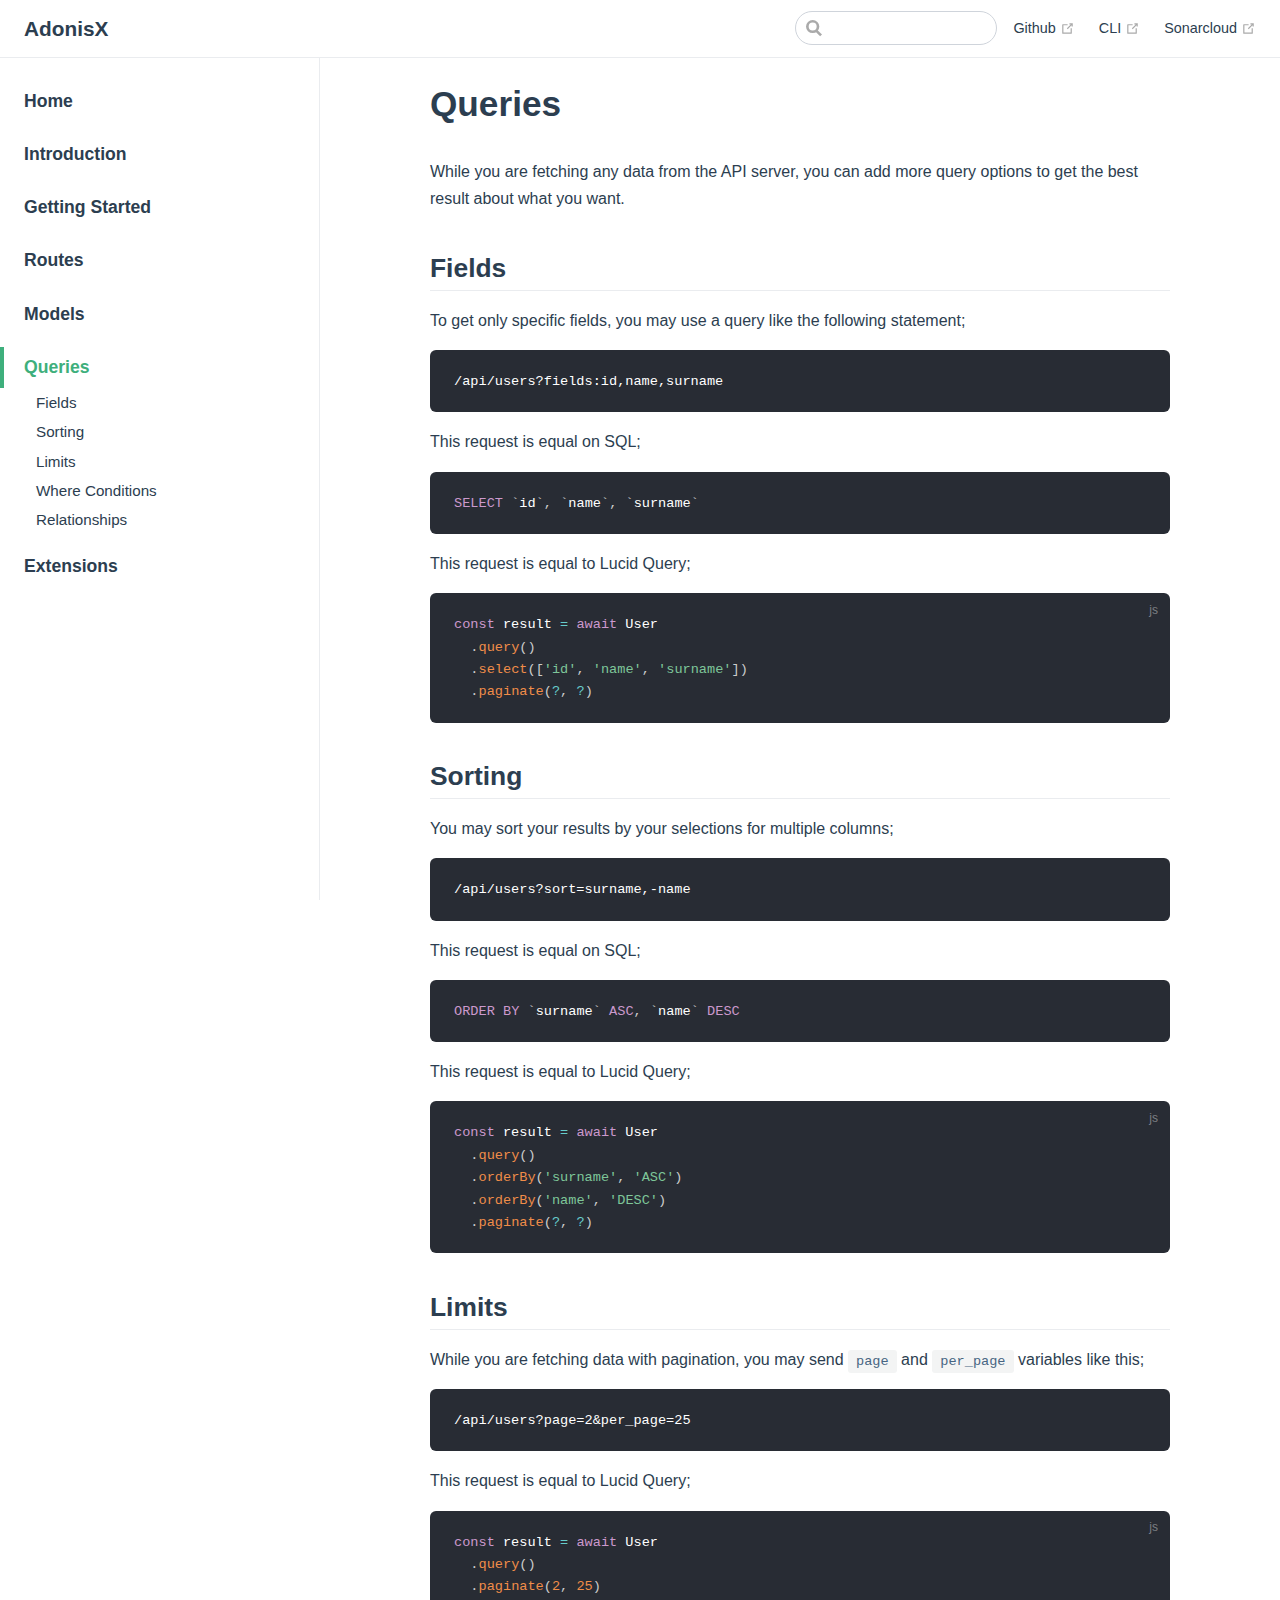
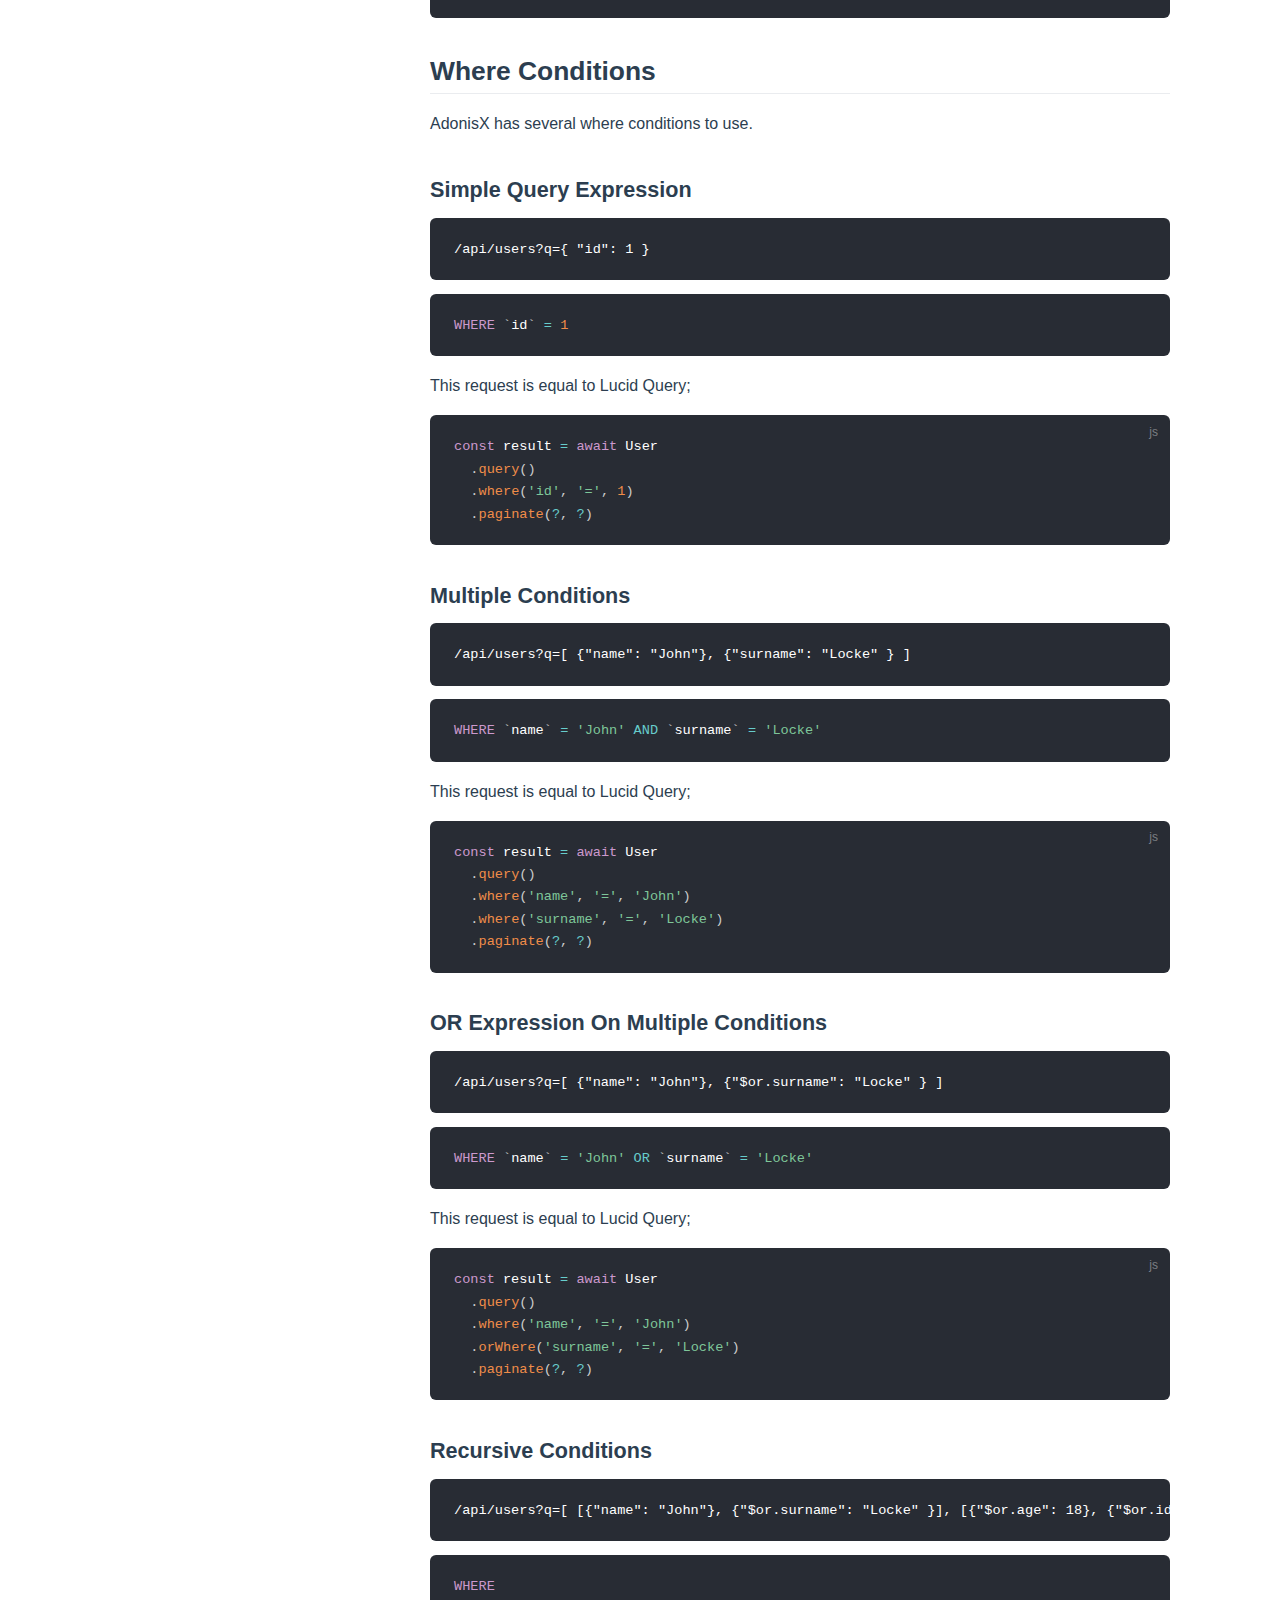
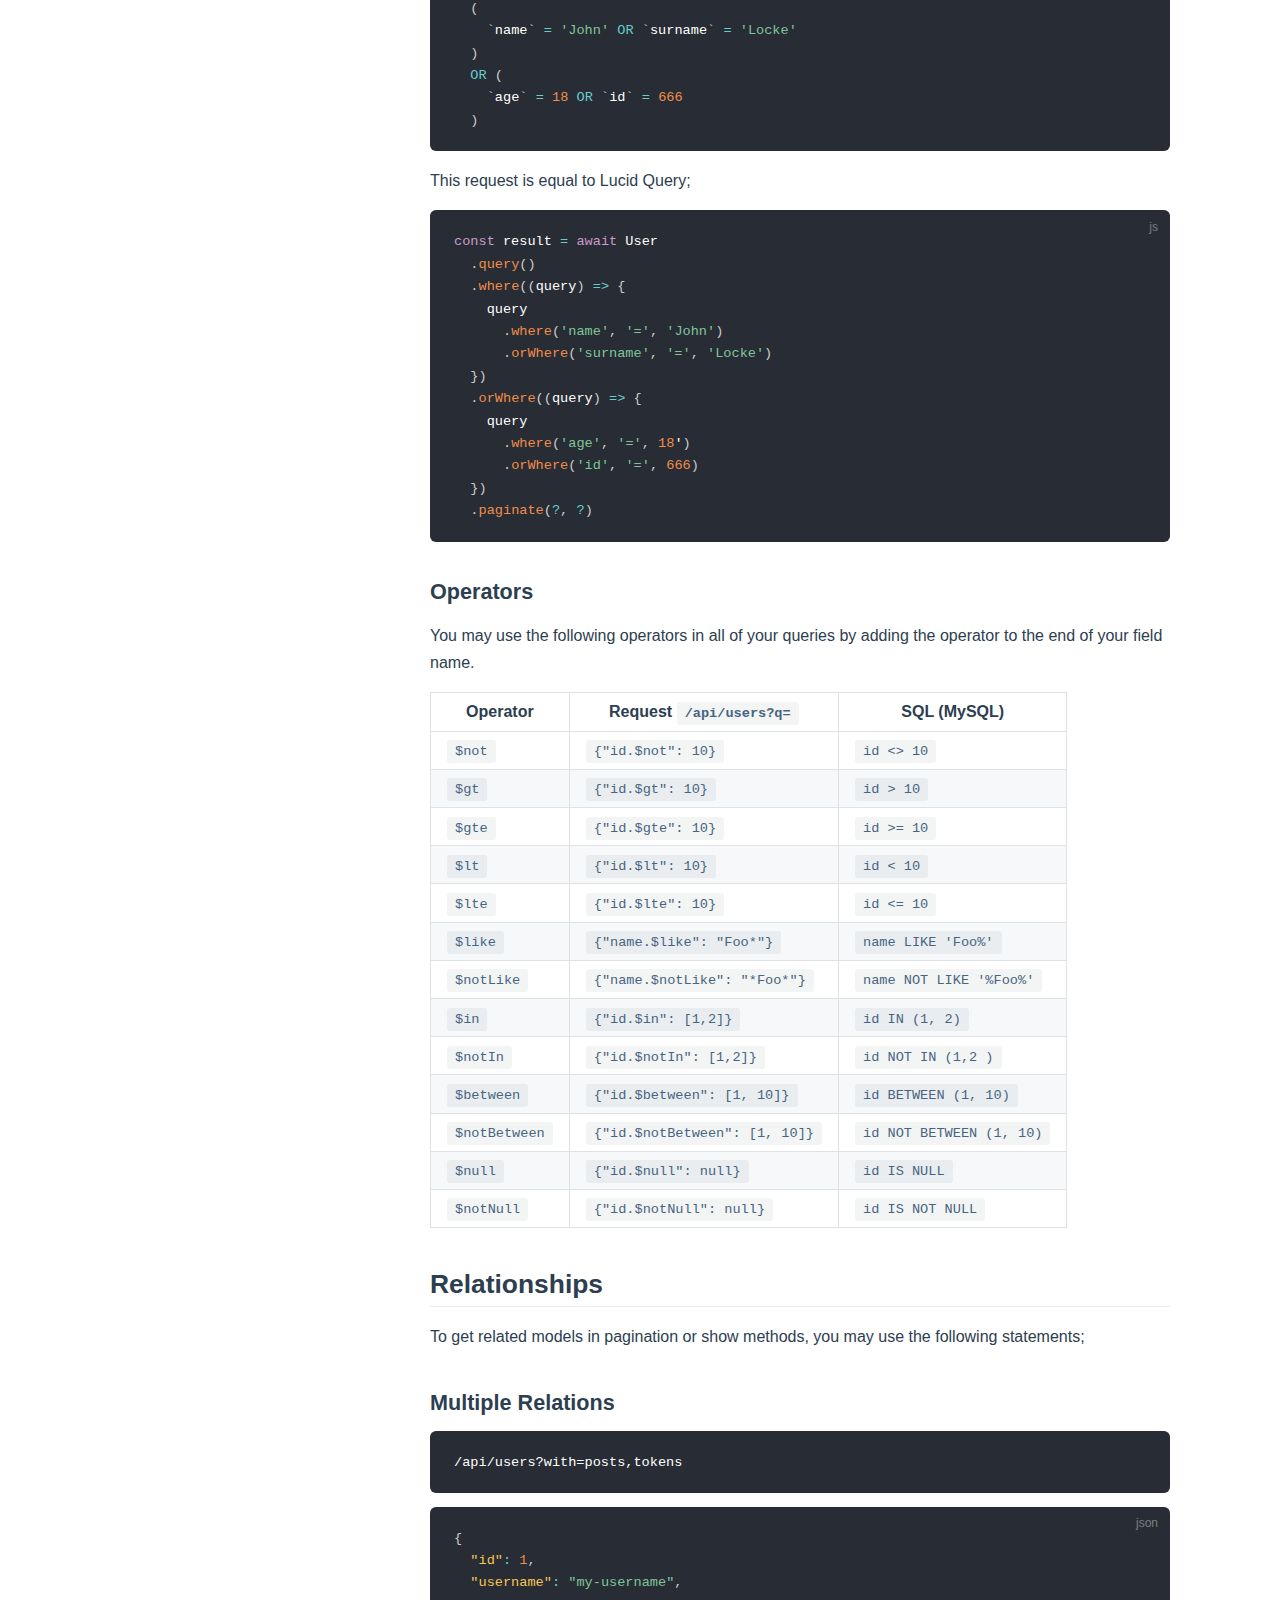
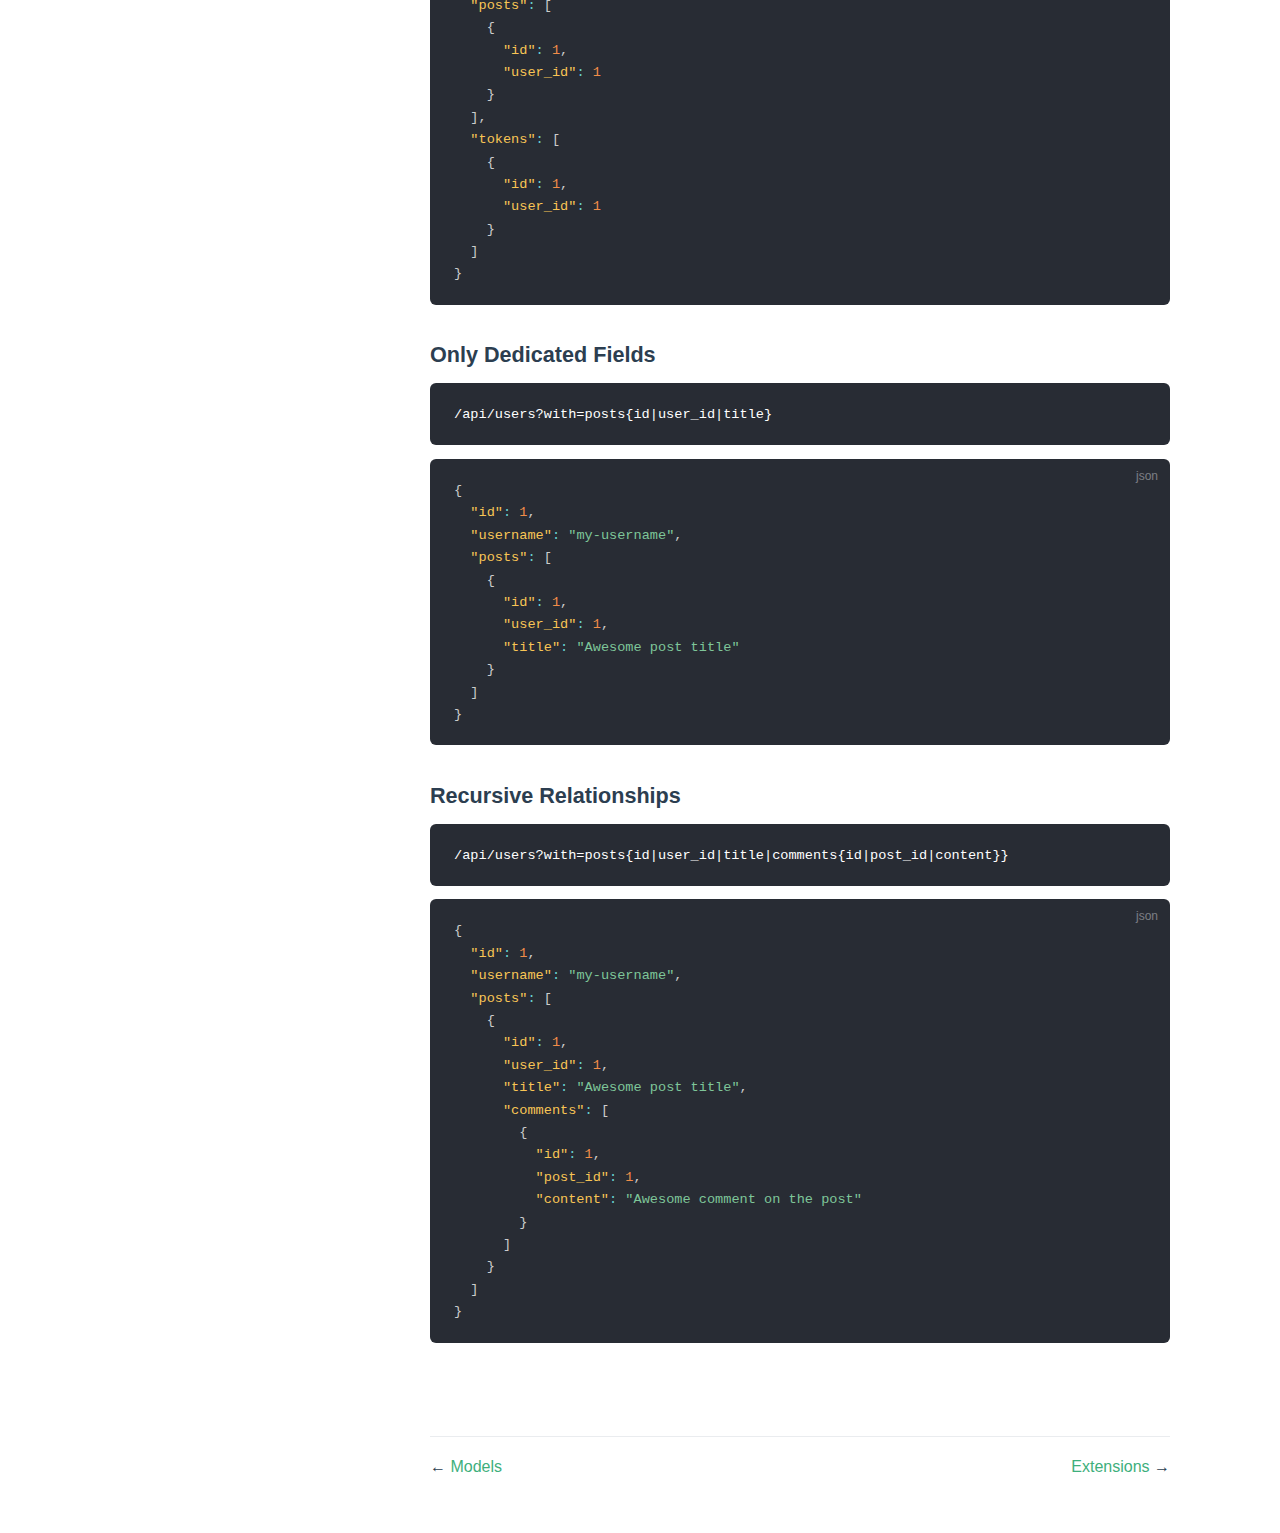
<file: 05-queries/index.html>
<!DOCTYPE html>
<html lang="en-US">
  <head>
    <meta charset="utf-8">
    <meta name="viewport" content="width=device-width,initial-scale=1">
    <title>Queries | AdonisX</title>
    <meta name="generator" content="VuePress 1.4.1">
    <link rel="icon" href="/logo.png">
    <link rel="manifest" href="/manifest.json">
    <link rel="apple-touch-icon" href="/icons/apple-touch-icon-152x152.png">
    <link rel="mask-icon" href="/icons/safari-pinned-tab.svg" color="#3eaf7c">
    <meta name="description" content="Fastest way to create simple Rest API by defining database models and their relations.">
    <meta name="theme-color" content="#3eaf7c">
    <meta name="apple-mobile-web-app-capable" content="yes">
    <meta name="apple-mobile-web-app-status-bar-style" content="black">
    <meta name="msapplication-TileImage" content="/icons/msapplication-icon-144x144.png">
    <meta name="msapplication-TileColor" content="#000000">
    <link rel="preload" href="/assets/css/0.styles.9c53e19f.css" as="style"><link rel="preload" href="/assets/js/app.db481d4b.js" as="script"><link rel="preload" href="/assets/js/2.8ce952cd.js" as="script"><link rel="preload" href="/assets/js/11.6f0241c8.js" as="script"><link rel="prefetch" href="/assets/js/10.ad2de074.js"><link rel="prefetch" href="/assets/js/12.56d3e1c9.js"><link rel="prefetch" href="/assets/js/13.c06ac246.js"><link rel="prefetch" href="/assets/js/14.13d729ed.js"><link rel="prefetch" href="/assets/js/3.71f42757.js"><link rel="prefetch" href="/assets/js/4.a96dfb43.js"><link rel="prefetch" href="/assets/js/5.0912c8bf.js"><link rel="prefetch" href="/assets/js/6.e1174c18.js"><link rel="prefetch" href="/assets/js/7.06cb3a2f.js"><link rel="prefetch" href="/assets/js/8.e8931974.js"><link rel="prefetch" href="/assets/js/9.19a3119b.js">
    <link rel="stylesheet" href="/assets/css/0.styles.9c53e19f.css">
  </head>
  <body>
    <div id="app" data-server-rendered="true"><div class="theme-container"><header class="navbar"><div class="sidebar-button"><svg xmlns="http://www.w3.org/2000/svg" aria-hidden="true" role="img" viewBox="0 0 448 512" class="icon"><path fill="currentColor" d="M436 124H12c-6.627 0-12-5.373-12-12V80c0-6.627 5.373-12 12-12h424c6.627 0 12 5.373 12 12v32c0 6.627-5.373 12-12 12zm0 160H12c-6.627 0-12-5.373-12-12v-32c0-6.627 5.373-12 12-12h424c6.627 0 12 5.373 12 12v32c0 6.627-5.373 12-12 12zm0 160H12c-6.627 0-12-5.373-12-12v-32c0-6.627 5.373-12 12-12h424c6.627 0 12 5.373 12 12v32c0 6.627-5.373 12-12 12z"></path></svg></div> <a href="/" class="home-link router-link-active"><!----> <span class="site-name">AdonisX</span></a> <div class="links"><div class="search-box"><input aria-label="Search" autocomplete="off" spellcheck="false" value=""> <!----></div> <nav class="nav-links can-hide"><div class="nav-item"><a href="https://github.com/adonisx/adonisx" target="_blank" rel="noopener noreferrer" class="nav-link external">
  Github
  <svg xmlns="http://www.w3.org/2000/svg" aria-hidden="true" x="0px" y="0px" viewBox="0 0 100 100" width="15" height="15" class="icon outbound"><path fill="currentColor" d="M18.8,85.1h56l0,0c2.2,0,4-1.8,4-4v-32h-8v28h-48v-48h28v-8h-32l0,0c-2.2,0-4,1.8-4,4v56C14.8,83.3,16.6,85.1,18.8,85.1z"></path> <polygon fill="currentColor" points="45.7,48.7 51.3,54.3 77.2,28.5 77.2,37.2 85.2,37.2 85.2,14.9 62.8,14.9 62.8,22.9 71.5,22.9"></polygon></svg></a></div><div class="nav-item"><a href="https://github.com/adonisx/adonisx-cli" target="_blank" rel="noopener noreferrer" class="nav-link external">
  CLI
  <svg xmlns="http://www.w3.org/2000/svg" aria-hidden="true" x="0px" y="0px" viewBox="0 0 100 100" width="15" height="15" class="icon outbound"><path fill="currentColor" d="M18.8,85.1h56l0,0c2.2,0,4-1.8,4-4v-32h-8v28h-48v-48h28v-8h-32l0,0c-2.2,0-4,1.8-4,4v56C14.8,83.3,16.6,85.1,18.8,85.1z"></path> <polygon fill="currentColor" points="45.7,48.7 51.3,54.3 77.2,28.5 77.2,37.2 85.2,37.2 85.2,14.9 62.8,14.9 62.8,22.9 71.5,22.9"></polygon></svg></a></div><div class="nav-item"><a href="https://sonarcloud.io/dashboard?id=ozziest_apix" target="_blank" rel="noopener noreferrer" class="nav-link external">
  Sonarcloud
  <svg xmlns="http://www.w3.org/2000/svg" aria-hidden="true" x="0px" y="0px" viewBox="0 0 100 100" width="15" height="15" class="icon outbound"><path fill="currentColor" d="M18.8,85.1h56l0,0c2.2,0,4-1.8,4-4v-32h-8v28h-48v-48h28v-8h-32l0,0c-2.2,0-4,1.8-4,4v56C14.8,83.3,16.6,85.1,18.8,85.1z"></path> <polygon fill="currentColor" points="45.7,48.7 51.3,54.3 77.2,28.5 77.2,37.2 85.2,37.2 85.2,14.9 62.8,14.9 62.8,22.9 71.5,22.9"></polygon></svg></a></div> <!----></nav></div></header> <div class="sidebar-mask"></div> <aside class="sidebar"><nav class="nav-links"><div class="nav-item"><a href="https://github.com/adonisx/adonisx" target="_blank" rel="noopener noreferrer" class="nav-link external">
  Github
  <svg xmlns="http://www.w3.org/2000/svg" aria-hidden="true" x="0px" y="0px" viewBox="0 0 100 100" width="15" height="15" class="icon outbound"><path fill="currentColor" d="M18.8,85.1h56l0,0c2.2,0,4-1.8,4-4v-32h-8v28h-48v-48h28v-8h-32l0,0c-2.2,0-4,1.8-4,4v56C14.8,83.3,16.6,85.1,18.8,85.1z"></path> <polygon fill="currentColor" points="45.7,48.7 51.3,54.3 77.2,28.5 77.2,37.2 85.2,37.2 85.2,14.9 62.8,14.9 62.8,22.9 71.5,22.9"></polygon></svg></a></div><div class="nav-item"><a href="https://github.com/adonisx/adonisx-cli" target="_blank" rel="noopener noreferrer" class="nav-link external">
  CLI
  <svg xmlns="http://www.w3.org/2000/svg" aria-hidden="true" x="0px" y="0px" viewBox="0 0 100 100" width="15" height="15" class="icon outbound"><path fill="currentColor" d="M18.8,85.1h56l0,0c2.2,0,4-1.8,4-4v-32h-8v28h-48v-48h28v-8h-32l0,0c-2.2,0-4,1.8-4,4v56C14.8,83.3,16.6,85.1,18.8,85.1z"></path> <polygon fill="currentColor" points="45.7,48.7 51.3,54.3 77.2,28.5 77.2,37.2 85.2,37.2 85.2,14.9 62.8,14.9 62.8,22.9 71.5,22.9"></polygon></svg></a></div><div class="nav-item"><a href="https://sonarcloud.io/dashboard?id=ozziest_apix" target="_blank" rel="noopener noreferrer" class="nav-link external">
  Sonarcloud
  <svg xmlns="http://www.w3.org/2000/svg" aria-hidden="true" x="0px" y="0px" viewBox="0 0 100 100" width="15" height="15" class="icon outbound"><path fill="currentColor" d="M18.8,85.1h56l0,0c2.2,0,4-1.8,4-4v-32h-8v28h-48v-48h28v-8h-32l0,0c-2.2,0-4,1.8-4,4v56C14.8,83.3,16.6,85.1,18.8,85.1z"></path> <polygon fill="currentColor" points="45.7,48.7 51.3,54.3 77.2,28.5 77.2,37.2 85.2,37.2 85.2,14.9 62.8,14.9 62.8,22.9 71.5,22.9"></polygon></svg></a></div> <!----></nav>  <ul class="sidebar-links"><li><a href="/" class="sidebar-link">Home</a></li><li><a href="/01-introduction/" class="sidebar-link">Introduction</a></li><li><a href="/02-getting-started/" class="sidebar-link">Getting Started</a></li><li><a href="/03-routes/" class="sidebar-link">Routes</a></li><li><a href="/04-models/" class="sidebar-link">Models</a></li><li><a href="/05-queries/" class="active sidebar-link">Queries</a><ul class="sidebar-sub-headers"><li class="sidebar-sub-header"><a href="/05-queries/#fields" class="sidebar-link">Fields</a></li><li class="sidebar-sub-header"><a href="/05-queries/#sorting" class="sidebar-link">Sorting</a></li><li class="sidebar-sub-header"><a href="/05-queries/#limits" class="sidebar-link">Limits</a></li><li class="sidebar-sub-header"><a href="/05-queries/#where-conditions" class="sidebar-link">Where Conditions</a></li><li class="sidebar-sub-header"><a href="/05-queries/#relationships" class="sidebar-link">Relationships</a></li></ul></li><li><a href="/06-extensions/" class="sidebar-link">Extensions</a></li></ul> </aside> <main class="page"> <div class="theme-default-content content__default"><h1 id="queries"><a href="#queries" class="header-anchor">#</a> Queries</h1> <p>While you are fetching any data from the API server, you can add more query options to get the best result about what you want.</p> <h2 id="fields"><a href="#fields" class="header-anchor">#</a> Fields</h2> <p>To get only specific fields, you may use a query like the following statement;</p> <div class="language- extra-class"><pre class="language-text"><code>/api/users?fields:id,name,surname
</code></pre></div><p>This request is equal on SQL;</p> <div class="language-sql extra-class"><pre class="language-sql"><code><span class="token keyword">SELECT</span> <span class="token punctuation">`</span>id<span class="token punctuation">`</span><span class="token punctuation">,</span> <span class="token punctuation">`</span>name<span class="token punctuation">`</span><span class="token punctuation">,</span> <span class="token punctuation">`</span>surname<span class="token punctuation">`</span>
</code></pre></div><p>This request is equal to Lucid Query;</p> <div class="language-js extra-class"><pre class="language-js"><code><span class="token keyword">const</span> result <span class="token operator">=</span> <span class="token keyword">await</span> User
  <span class="token punctuation">.</span><span class="token function">query</span><span class="token punctuation">(</span><span class="token punctuation">)</span>
  <span class="token punctuation">.</span><span class="token function">select</span><span class="token punctuation">(</span><span class="token punctuation">[</span><span class="token string">'id'</span><span class="token punctuation">,</span> <span class="token string">'name'</span><span class="token punctuation">,</span> <span class="token string">'surname'</span><span class="token punctuation">]</span><span class="token punctuation">)</span>
  <span class="token punctuation">.</span><span class="token function">paginate</span><span class="token punctuation">(</span><span class="token operator">?</span><span class="token punctuation">,</span> <span class="token operator">?</span><span class="token punctuation">)</span>
</code></pre></div><h2 id="sorting"><a href="#sorting" class="header-anchor">#</a> Sorting</h2> <p>You may sort your results by your selections for multiple columns;</p> <div class="language- extra-class"><pre class="language-text"><code>/api/users?sort=surname,-name
</code></pre></div><p>This request is equal on SQL;</p> <div class="language-sql extra-class"><pre class="language-sql"><code><span class="token keyword">ORDER</span> <span class="token keyword">BY</span> <span class="token punctuation">`</span>surname<span class="token punctuation">`</span> <span class="token keyword">ASC</span><span class="token punctuation">,</span> <span class="token punctuation">`</span>name<span class="token punctuation">`</span> <span class="token keyword">DESC</span>
</code></pre></div><p>This request is equal to Lucid Query;</p> <div class="language-js extra-class"><pre class="language-js"><code><span class="token keyword">const</span> result <span class="token operator">=</span> <span class="token keyword">await</span> User
  <span class="token punctuation">.</span><span class="token function">query</span><span class="token punctuation">(</span><span class="token punctuation">)</span>
  <span class="token punctuation">.</span><span class="token function">orderBy</span><span class="token punctuation">(</span><span class="token string">'surname'</span><span class="token punctuation">,</span> <span class="token string">'ASC'</span><span class="token punctuation">)</span>
  <span class="token punctuation">.</span><span class="token function">orderBy</span><span class="token punctuation">(</span><span class="token string">'name'</span><span class="token punctuation">,</span> <span class="token string">'DESC'</span><span class="token punctuation">)</span>
  <span class="token punctuation">.</span><span class="token function">paginate</span><span class="token punctuation">(</span><span class="token operator">?</span><span class="token punctuation">,</span> <span class="token operator">?</span><span class="token punctuation">)</span>
</code></pre></div><h2 id="limits"><a href="#limits" class="header-anchor">#</a> Limits</h2> <p>While you are fetching data with pagination, you may send <code>page</code> and <code>per_page</code> variables like this;</p> <div class="language- extra-class"><pre class="language-text"><code>/api/users?page=2&amp;per_page=25
</code></pre></div><p>This request is equal to Lucid Query;</p> <div class="language-js extra-class"><pre class="language-js"><code><span class="token keyword">const</span> result <span class="token operator">=</span> <span class="token keyword">await</span> User
  <span class="token punctuation">.</span><span class="token function">query</span><span class="token punctuation">(</span><span class="token punctuation">)</span>
  <span class="token punctuation">.</span><span class="token function">paginate</span><span class="token punctuation">(</span><span class="token number">2</span><span class="token punctuation">,</span> <span class="token number">25</span><span class="token punctuation">)</span>
</code></pre></div><h2 id="where-conditions"><a href="#where-conditions" class="header-anchor">#</a> Where Conditions</h2> <p>AdonisX has several where conditions to use.</p> <h3 id="simple-query-expression"><a href="#simple-query-expression" class="header-anchor">#</a> Simple Query Expression</h3> <div class="language- extra-class"><pre class="language-text"><code>/api/users?q={ &quot;id&quot;: 1 }
</code></pre></div><div class="language-sql extra-class"><pre class="language-sql"><code><span class="token keyword">WHERE</span> <span class="token punctuation">`</span>id<span class="token punctuation">`</span> <span class="token operator">=</span> <span class="token number">1</span>
</code></pre></div><p>This request is equal to Lucid Query;</p> <div class="language-js extra-class"><pre class="language-js"><code><span class="token keyword">const</span> result <span class="token operator">=</span> <span class="token keyword">await</span> User
  <span class="token punctuation">.</span><span class="token function">query</span><span class="token punctuation">(</span><span class="token punctuation">)</span>
  <span class="token punctuation">.</span><span class="token function">where</span><span class="token punctuation">(</span><span class="token string">'id'</span><span class="token punctuation">,</span> <span class="token string">'='</span><span class="token punctuation">,</span> <span class="token number">1</span><span class="token punctuation">)</span>
  <span class="token punctuation">.</span><span class="token function">paginate</span><span class="token punctuation">(</span><span class="token operator">?</span><span class="token punctuation">,</span> <span class="token operator">?</span><span class="token punctuation">)</span>
</code></pre></div><h3 id="multiple-conditions"><a href="#multiple-conditions" class="header-anchor">#</a> Multiple Conditions</h3> <div class="language- extra-class"><pre class="language-text"><code>/api/users?q=[ {&quot;name&quot;: &quot;John&quot;}, {&quot;surname&quot;: &quot;Locke&quot; } ]
</code></pre></div><div class="language-sql extra-class"><pre class="language-sql"><code><span class="token keyword">WHERE</span> <span class="token punctuation">`</span>name<span class="token punctuation">`</span> <span class="token operator">=</span> <span class="token string">'John'</span> <span class="token operator">AND</span> <span class="token punctuation">`</span>surname<span class="token punctuation">`</span> <span class="token operator">=</span> <span class="token string">'Locke'</span>
</code></pre></div><p>This request is equal to Lucid Query;</p> <div class="language-js extra-class"><pre class="language-js"><code><span class="token keyword">const</span> result <span class="token operator">=</span> <span class="token keyword">await</span> User
  <span class="token punctuation">.</span><span class="token function">query</span><span class="token punctuation">(</span><span class="token punctuation">)</span>
  <span class="token punctuation">.</span><span class="token function">where</span><span class="token punctuation">(</span><span class="token string">'name'</span><span class="token punctuation">,</span> <span class="token string">'='</span><span class="token punctuation">,</span> <span class="token string">'John'</span><span class="token punctuation">)</span>
  <span class="token punctuation">.</span><span class="token function">where</span><span class="token punctuation">(</span><span class="token string">'surname'</span><span class="token punctuation">,</span> <span class="token string">'='</span><span class="token punctuation">,</span> <span class="token string">'Locke'</span><span class="token punctuation">)</span>
  <span class="token punctuation">.</span><span class="token function">paginate</span><span class="token punctuation">(</span><span class="token operator">?</span><span class="token punctuation">,</span> <span class="token operator">?</span><span class="token punctuation">)</span>
</code></pre></div><h3 id="or-expression-on-multiple-conditions"><a href="#or-expression-on-multiple-conditions" class="header-anchor">#</a> OR Expression On Multiple Conditions</h3> <div class="language- extra-class"><pre class="language-text"><code>/api/users?q=[ {&quot;name&quot;: &quot;John&quot;}, {&quot;$or.surname&quot;: &quot;Locke&quot; } ]
</code></pre></div><div class="language-sql extra-class"><pre class="language-sql"><code><span class="token keyword">WHERE</span> <span class="token punctuation">`</span>name<span class="token punctuation">`</span> <span class="token operator">=</span> <span class="token string">'John'</span> <span class="token operator">OR</span> <span class="token punctuation">`</span>surname<span class="token punctuation">`</span> <span class="token operator">=</span> <span class="token string">'Locke'</span>
</code></pre></div><p>This request is equal to Lucid Query;</p> <div class="language-js extra-class"><pre class="language-js"><code><span class="token keyword">const</span> result <span class="token operator">=</span> <span class="token keyword">await</span> User
  <span class="token punctuation">.</span><span class="token function">query</span><span class="token punctuation">(</span><span class="token punctuation">)</span>
  <span class="token punctuation">.</span><span class="token function">where</span><span class="token punctuation">(</span><span class="token string">'name'</span><span class="token punctuation">,</span> <span class="token string">'='</span><span class="token punctuation">,</span> <span class="token string">'John'</span><span class="token punctuation">)</span>
  <span class="token punctuation">.</span><span class="token function">orWhere</span><span class="token punctuation">(</span><span class="token string">'surname'</span><span class="token punctuation">,</span> <span class="token string">'='</span><span class="token punctuation">,</span> <span class="token string">'Locke'</span><span class="token punctuation">)</span>
  <span class="token punctuation">.</span><span class="token function">paginate</span><span class="token punctuation">(</span><span class="token operator">?</span><span class="token punctuation">,</span> <span class="token operator">?</span><span class="token punctuation">)</span>
</code></pre></div><h3 id="recursive-conditions"><a href="#recursive-conditions" class="header-anchor">#</a> Recursive Conditions</h3> <div class="language- extra-class"><pre class="language-text"><code>/api/users?q=[ [{&quot;name&quot;: &quot;John&quot;}, {&quot;$or.surname&quot;: &quot;Locke&quot; }], [{&quot;$or.age&quot;: 18}, {&quot;$or.id&quot;: 666 }] ]
</code></pre></div><div class="language-sql extra-class"><pre class="language-sql"><code><span class="token keyword">WHERE</span>
  <span class="token punctuation">(</span>
    <span class="token punctuation">`</span>name<span class="token punctuation">`</span> <span class="token operator">=</span> <span class="token string">'John'</span> <span class="token operator">OR</span> <span class="token punctuation">`</span>surname<span class="token punctuation">`</span> <span class="token operator">=</span> <span class="token string">'Locke'</span>
  <span class="token punctuation">)</span>
  <span class="token operator">OR</span> <span class="token punctuation">(</span>
    <span class="token punctuation">`</span>age<span class="token punctuation">`</span> <span class="token operator">=</span> <span class="token number">18</span> <span class="token operator">OR</span> <span class="token punctuation">`</span>id<span class="token punctuation">`</span> <span class="token operator">=</span> <span class="token number">666</span>
  <span class="token punctuation">)</span>
</code></pre></div><p>This request is equal to Lucid Query;</p> <div class="language-js extra-class"><pre class="language-js"><code><span class="token keyword">const</span> result <span class="token operator">=</span> <span class="token keyword">await</span> User
  <span class="token punctuation">.</span><span class="token function">query</span><span class="token punctuation">(</span><span class="token punctuation">)</span>
  <span class="token punctuation">.</span><span class="token function">where</span><span class="token punctuation">(</span><span class="token punctuation">(</span><span class="token parameter">query</span><span class="token punctuation">)</span> <span class="token operator">=&gt;</span> <span class="token punctuation">{</span>
    query
      <span class="token punctuation">.</span><span class="token function">where</span><span class="token punctuation">(</span><span class="token string">'name'</span><span class="token punctuation">,</span> <span class="token string">'='</span><span class="token punctuation">,</span> <span class="token string">'John'</span><span class="token punctuation">)</span>
      <span class="token punctuation">.</span><span class="token function">orWhere</span><span class="token punctuation">(</span><span class="token string">'surname'</span><span class="token punctuation">,</span> <span class="token string">'='</span><span class="token punctuation">,</span> <span class="token string">'Locke'</span><span class="token punctuation">)</span>
  <span class="token punctuation">}</span><span class="token punctuation">)</span>
  <span class="token punctuation">.</span><span class="token function">orWhere</span><span class="token punctuation">(</span><span class="token punctuation">(</span><span class="token parameter">query</span><span class="token punctuation">)</span> <span class="token operator">=&gt;</span> <span class="token punctuation">{</span>
    query
      <span class="token punctuation">.</span><span class="token function">where</span><span class="token punctuation">(</span><span class="token string">'age'</span><span class="token punctuation">,</span> <span class="token string">'='</span><span class="token punctuation">,</span> <span class="token number">18</span>'<span class="token punctuation">)</span>
      <span class="token punctuation">.</span><span class="token function">orWhere</span><span class="token punctuation">(</span><span class="token string">'id'</span><span class="token punctuation">,</span> <span class="token string">'='</span><span class="token punctuation">,</span> <span class="token number">666</span><span class="token punctuation">)</span>
  <span class="token punctuation">}</span><span class="token punctuation">)</span>
  <span class="token punctuation">.</span><span class="token function">paginate</span><span class="token punctuation">(</span><span class="token operator">?</span><span class="token punctuation">,</span> <span class="token operator">?</span><span class="token punctuation">)</span>
</code></pre></div><h3 id="operators"><a href="#operators" class="header-anchor">#</a> Operators</h3> <p>You may use the following operators in all of your queries by adding the operator to the end of your field name.</p> <table><thead><tr><th>Operator</th> <th>Request <code>/api/users?q=</code></th> <th>SQL (MySQL)</th></tr></thead> <tbody><tr><td><code>$not</code></td> <td><code>{&quot;id.$not&quot;: 10}</code></td> <td><code>id &lt;&gt; 10</code></td></tr> <tr><td><code>$gt</code></td> <td><code>{&quot;id.$gt&quot;: 10}</code></td> <td><code>id &gt; 10</code></td></tr> <tr><td><code>$gte</code></td> <td><code>{&quot;id.$gte&quot;: 10}</code></td> <td><code>id &gt;= 10</code></td></tr> <tr><td><code>$lt</code></td> <td><code>{&quot;id.$lt&quot;: 10}</code></td> <td><code>id &lt; 10</code></td></tr> <tr><td><code>$lte</code></td> <td><code>{&quot;id.$lte&quot;: 10}</code></td> <td><code>id &lt;= 10</code></td></tr> <tr><td><code>$like</code></td> <td><code>{&quot;name.$like&quot;: &quot;Foo*&quot;}</code></td> <td><code>name LIKE 'Foo%'</code></td></tr> <tr><td><code>$notLike</code></td> <td><code>{&quot;name.$notLike&quot;: &quot;*Foo*&quot;}</code></td> <td><code>name NOT LIKE '%Foo%'</code></td></tr> <tr><td><code>$in</code></td> <td><code>{&quot;id.$in&quot;: [1,2]}</code></td> <td><code>id IN (1, 2)</code></td></tr> <tr><td><code>$notIn</code></td> <td><code>{&quot;id.$notIn&quot;: [1,2]}</code></td> <td><code>id NOT IN (1,2 )</code></td></tr> <tr><td><code>$between</code></td> <td><code>{&quot;id.$between&quot;: [1, 10]}</code></td> <td><code>id BETWEEN (1, 10)</code></td></tr> <tr><td><code>$notBetween</code></td> <td><code>{&quot;id.$notBetween&quot;: [1, 10]}</code></td> <td><code>id NOT BETWEEN (1, 10)</code></td></tr> <tr><td><code>$null</code></td> <td><code>{&quot;id.$null&quot;: null}</code></td> <td><code>id IS NULL</code></td></tr> <tr><td><code>$notNull</code></td> <td><code>{&quot;id.$notNull&quot;: null}</code></td> <td><code>id IS NOT NULL</code></td></tr></tbody></table> <h2 id="relationships"><a href="#relationships" class="header-anchor">#</a> Relationships</h2> <p>To get related models in pagination or show methods, you may use the following statements;</p> <h3 id="multiple-relations"><a href="#multiple-relations" class="header-anchor">#</a> Multiple Relations</h3> <div class="language- extra-class"><pre class="language-text"><code>/api/users?with=posts,tokens
</code></pre></div><div class="language-json extra-class"><pre class="language-json"><code><span class="token punctuation">{</span>
  <span class="token property">&quot;id&quot;</span><span class="token operator">:</span> <span class="token number">1</span><span class="token punctuation">,</span>
  <span class="token property">&quot;username&quot;</span><span class="token operator">:</span> <span class="token string">&quot;my-username&quot;</span><span class="token punctuation">,</span>
  <span class="token property">&quot;posts&quot;</span><span class="token operator">:</span> <span class="token punctuation">[</span>
    <span class="token punctuation">{</span>
      <span class="token property">&quot;id&quot;</span><span class="token operator">:</span> <span class="token number">1</span><span class="token punctuation">,</span>
      <span class="token property">&quot;user_id&quot;</span><span class="token operator">:</span> <span class="token number">1</span>
    <span class="token punctuation">}</span>
  <span class="token punctuation">]</span><span class="token punctuation">,</span>
  <span class="token property">&quot;tokens&quot;</span><span class="token operator">:</span> <span class="token punctuation">[</span>
    <span class="token punctuation">{</span>
      <span class="token property">&quot;id&quot;</span><span class="token operator">:</span> <span class="token number">1</span><span class="token punctuation">,</span>
      <span class="token property">&quot;user_id&quot;</span><span class="token operator">:</span> <span class="token number">1</span>
    <span class="token punctuation">}</span>
  <span class="token punctuation">]</span>
<span class="token punctuation">}</span>
</code></pre></div><h3 id="only-dedicated-fields"><a href="#only-dedicated-fields" class="header-anchor">#</a> Only Dedicated Fields</h3> <div class="language- extra-class"><pre class="language-text"><code>/api/users?with=posts{id|user_id|title}
</code></pre></div><div class="language-json extra-class"><pre class="language-json"><code><span class="token punctuation">{</span>
  <span class="token property">&quot;id&quot;</span><span class="token operator">:</span> <span class="token number">1</span><span class="token punctuation">,</span>
  <span class="token property">&quot;username&quot;</span><span class="token operator">:</span> <span class="token string">&quot;my-username&quot;</span><span class="token punctuation">,</span>
  <span class="token property">&quot;posts&quot;</span><span class="token operator">:</span> <span class="token punctuation">[</span>
    <span class="token punctuation">{</span>
      <span class="token property">&quot;id&quot;</span><span class="token operator">:</span> <span class="token number">1</span><span class="token punctuation">,</span>
      <span class="token property">&quot;user_id&quot;</span><span class="token operator">:</span> <span class="token number">1</span><span class="token punctuation">,</span>
      <span class="token property">&quot;title&quot;</span><span class="token operator">:</span> <span class="token string">&quot;Awesome post title&quot;</span>
    <span class="token punctuation">}</span>
  <span class="token punctuation">]</span>
<span class="token punctuation">}</span>
</code></pre></div><h3 id="recursive-relationships"><a href="#recursive-relationships" class="header-anchor">#</a> Recursive Relationships</h3> <div class="language- extra-class"><pre class="language-text"><code>/api/users?with=posts{id|user_id|title|comments{id|post_id|content}}
</code></pre></div><div class="language-json extra-class"><pre class="language-json"><code><span class="token punctuation">{</span>
  <span class="token property">&quot;id&quot;</span><span class="token operator">:</span> <span class="token number">1</span><span class="token punctuation">,</span>
  <span class="token property">&quot;username&quot;</span><span class="token operator">:</span> <span class="token string">&quot;my-username&quot;</span><span class="token punctuation">,</span>
  <span class="token property">&quot;posts&quot;</span><span class="token operator">:</span> <span class="token punctuation">[</span>
    <span class="token punctuation">{</span>
      <span class="token property">&quot;id&quot;</span><span class="token operator">:</span> <span class="token number">1</span><span class="token punctuation">,</span>
      <span class="token property">&quot;user_id&quot;</span><span class="token operator">:</span> <span class="token number">1</span><span class="token punctuation">,</span>
      <span class="token property">&quot;title&quot;</span><span class="token operator">:</span> <span class="token string">&quot;Awesome post title&quot;</span><span class="token punctuation">,</span>
      <span class="token property">&quot;comments&quot;</span><span class="token operator">:</span> <span class="token punctuation">[</span>
        <span class="token punctuation">{</span>
          <span class="token property">&quot;id&quot;</span><span class="token operator">:</span> <span class="token number">1</span><span class="token punctuation">,</span>
          <span class="token property">&quot;post_id&quot;</span><span class="token operator">:</span> <span class="token number">1</span><span class="token punctuation">,</span>
          <span class="token property">&quot;content&quot;</span><span class="token operator">:</span> <span class="token string">&quot;Awesome comment on the post&quot;</span>
        <span class="token punctuation">}</span>
      <span class="token punctuation">]</span>
    <span class="token punctuation">}</span>
  <span class="token punctuation">]</span>
<span class="token punctuation">}</span>
</code></pre></div></div> <footer class="page-edit"><!----> <!----></footer> <div class="page-nav"><p class="inner"><span class="prev">
      ←
      <a href="/04-models/" class="prev">
        Models
      </a></span> <span class="next"><a href="/06-extensions/">
        Extensions
      </a>
      →
    </span></p></div> </main></div><div class="global-ui"></div></div>
    <script src="/assets/js/app.db481d4b.js" defer></script><script src="/assets/js/2.8ce952cd.js" defer></script><script src="/assets/js/11.6f0241c8.js" defer></script>
  </body>
</html>
</file>
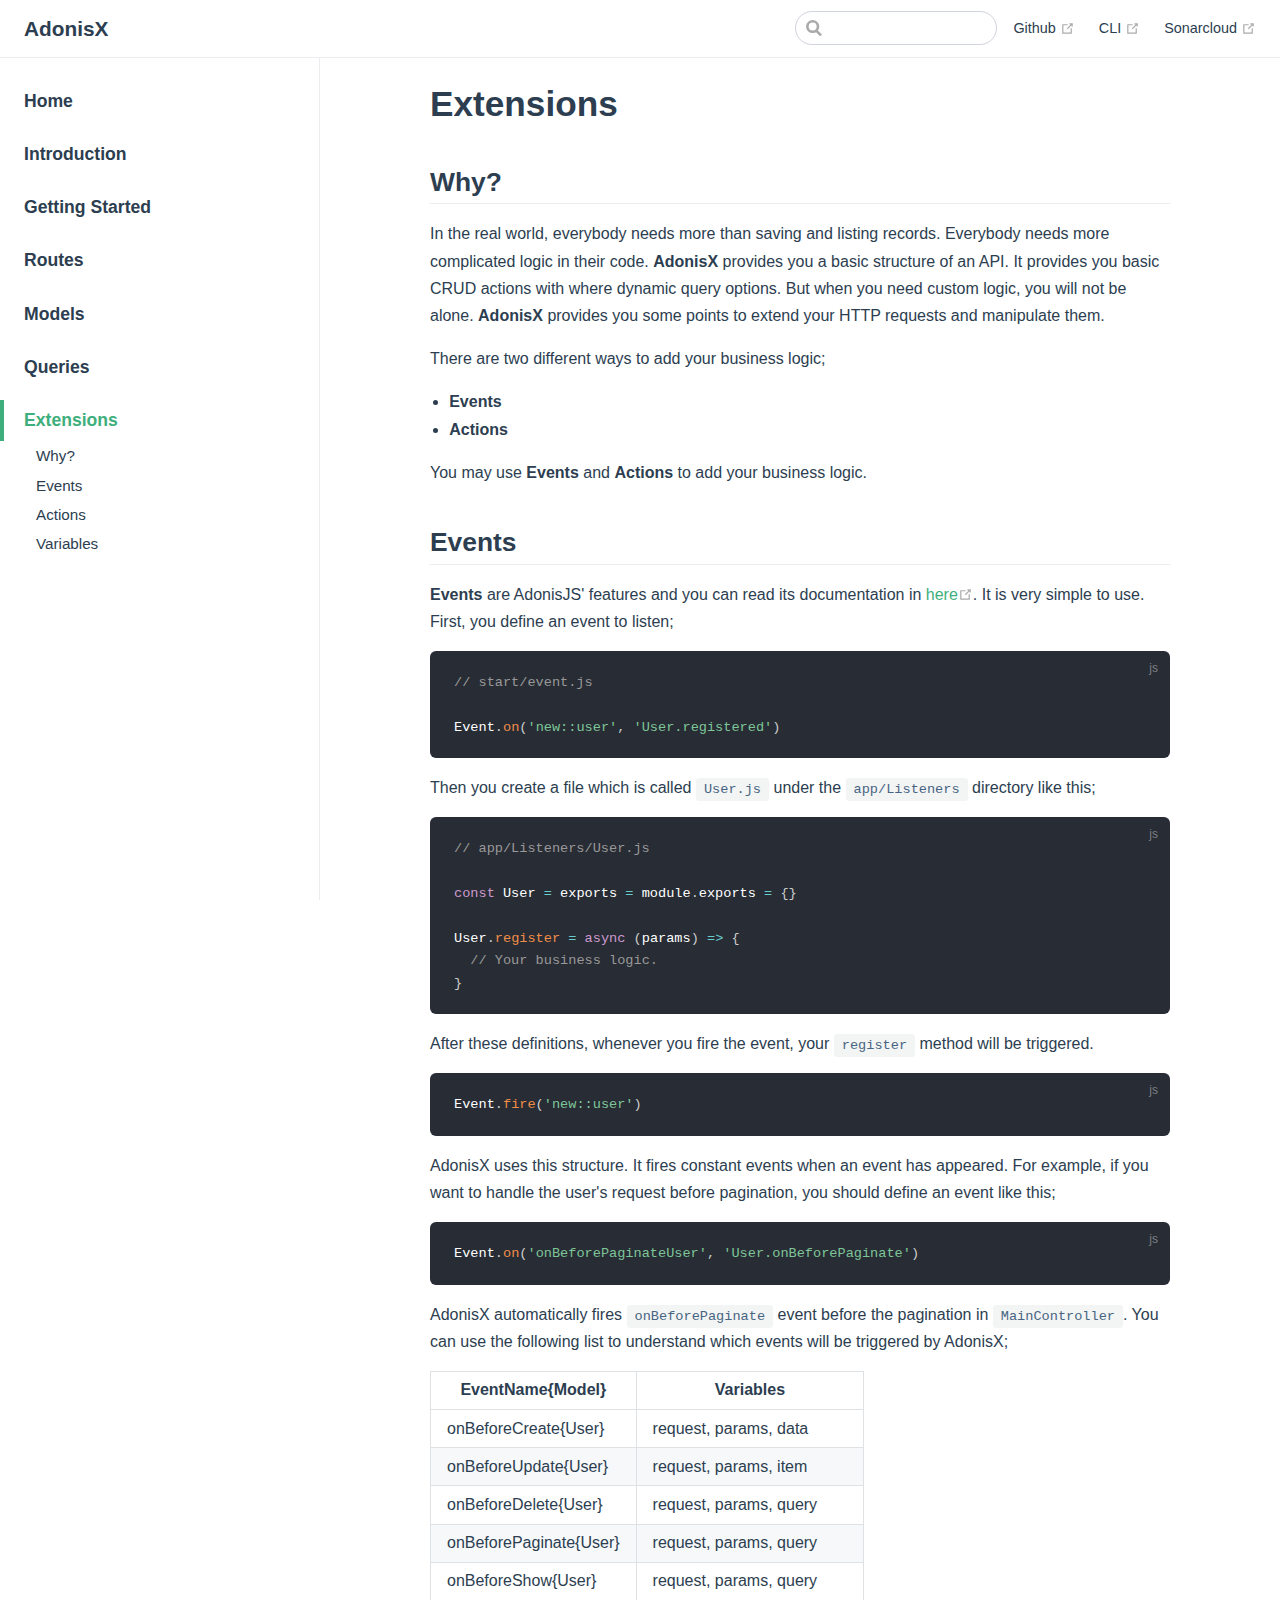
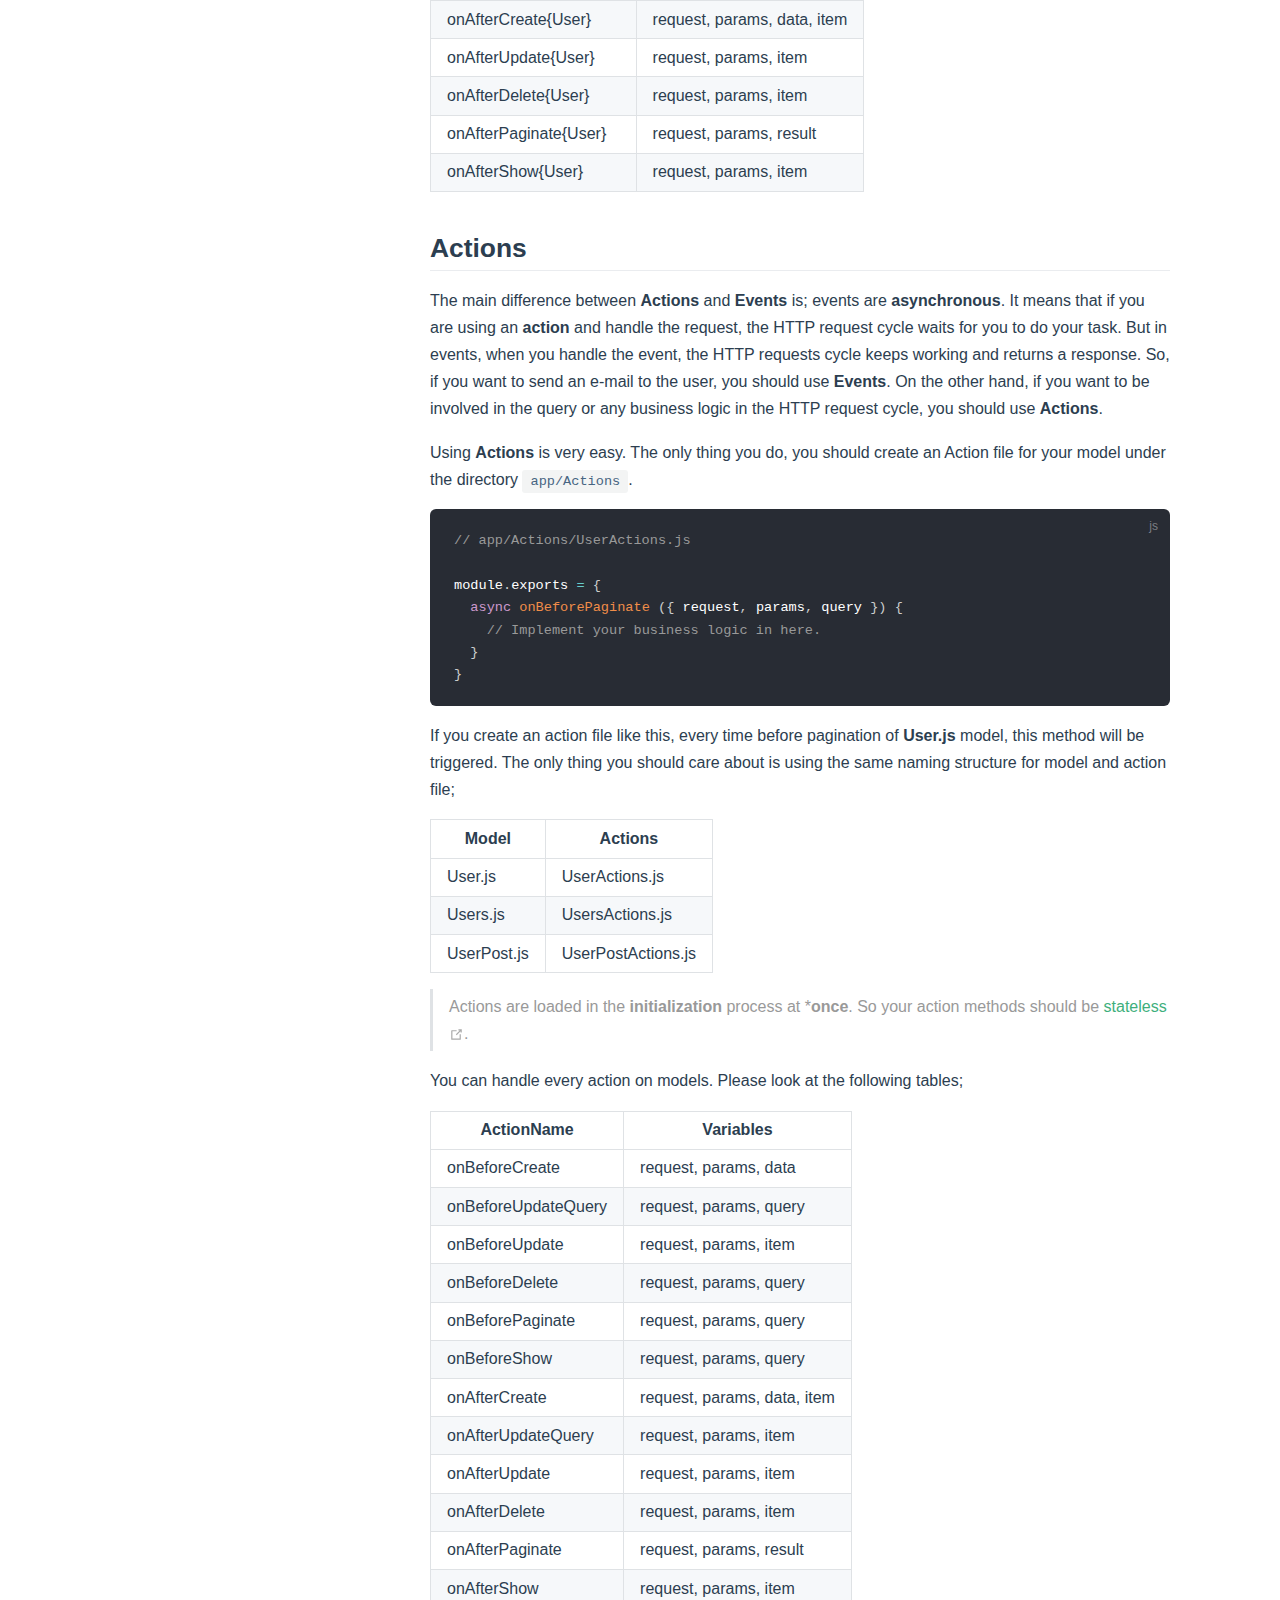
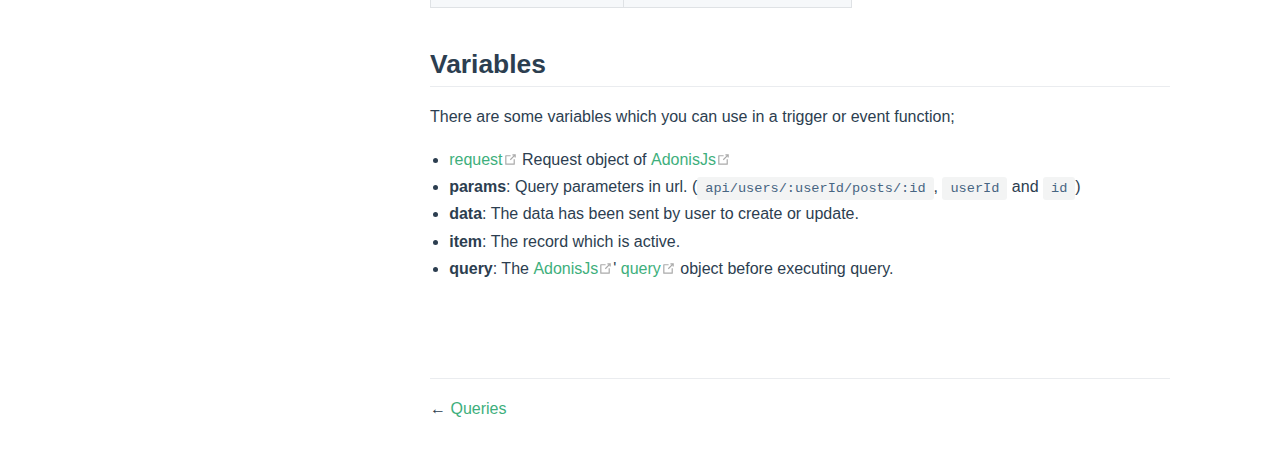
<file: 06-extensions/index.html>
<!DOCTYPE html>
<html lang="en-US">
  <head>
    <meta charset="utf-8">
    <meta name="viewport" content="width=device-width,initial-scale=1">
    <title>Extensions | AdonisX</title>
    <meta name="generator" content="VuePress 1.4.1">
    <link rel="icon" href="/logo.png">
    <link rel="manifest" href="/manifest.json">
    <link rel="apple-touch-icon" href="/icons/apple-touch-icon-152x152.png">
    <link rel="mask-icon" href="/icons/safari-pinned-tab.svg" color="#3eaf7c">
    <meta name="description" content="Fastest way to create simple Rest API by defining database models and their relations.">
    <meta name="theme-color" content="#3eaf7c">
    <meta name="apple-mobile-web-app-capable" content="yes">
    <meta name="apple-mobile-web-app-status-bar-style" content="black">
    <meta name="msapplication-TileImage" content="/icons/msapplication-icon-144x144.png">
    <meta name="msapplication-TileColor" content="#000000">
    <link rel="preload" href="/assets/css/0.styles.9c53e19f.css" as="style"><link rel="preload" href="/assets/js/app.db481d4b.js" as="script"><link rel="preload" href="/assets/js/2.8ce952cd.js" as="script"><link rel="preload" href="/assets/js/12.56d3e1c9.js" as="script"><link rel="prefetch" href="/assets/js/10.ad2de074.js"><link rel="prefetch" href="/assets/js/11.6f0241c8.js"><link rel="prefetch" href="/assets/js/13.c06ac246.js"><link rel="prefetch" href="/assets/js/14.13d729ed.js"><link rel="prefetch" href="/assets/js/3.71f42757.js"><link rel="prefetch" href="/assets/js/4.a96dfb43.js"><link rel="prefetch" href="/assets/js/5.0912c8bf.js"><link rel="prefetch" href="/assets/js/6.e1174c18.js"><link rel="prefetch" href="/assets/js/7.06cb3a2f.js"><link rel="prefetch" href="/assets/js/8.e8931974.js"><link rel="prefetch" href="/assets/js/9.19a3119b.js">
    <link rel="stylesheet" href="/assets/css/0.styles.9c53e19f.css">
  </head>
  <body>
    <div id="app" data-server-rendered="true"><div class="theme-container"><header class="navbar"><div class="sidebar-button"><svg xmlns="http://www.w3.org/2000/svg" aria-hidden="true" role="img" viewBox="0 0 448 512" class="icon"><path fill="currentColor" d="M436 124H12c-6.627 0-12-5.373-12-12V80c0-6.627 5.373-12 12-12h424c6.627 0 12 5.373 12 12v32c0 6.627-5.373 12-12 12zm0 160H12c-6.627 0-12-5.373-12-12v-32c0-6.627 5.373-12 12-12h424c6.627 0 12 5.373 12 12v32c0 6.627-5.373 12-12 12zm0 160H12c-6.627 0-12-5.373-12-12v-32c0-6.627 5.373-12 12-12h424c6.627 0 12 5.373 12 12v32c0 6.627-5.373 12-12 12z"></path></svg></div> <a href="/" class="home-link router-link-active"><!----> <span class="site-name">AdonisX</span></a> <div class="links"><div class="search-box"><input aria-label="Search" autocomplete="off" spellcheck="false" value=""> <!----></div> <nav class="nav-links can-hide"><div class="nav-item"><a href="https://github.com/adonisx/adonisx" target="_blank" rel="noopener noreferrer" class="nav-link external">
  Github
  <svg xmlns="http://www.w3.org/2000/svg" aria-hidden="true" x="0px" y="0px" viewBox="0 0 100 100" width="15" height="15" class="icon outbound"><path fill="currentColor" d="M18.8,85.1h56l0,0c2.2,0,4-1.8,4-4v-32h-8v28h-48v-48h28v-8h-32l0,0c-2.2,0-4,1.8-4,4v56C14.8,83.3,16.6,85.1,18.8,85.1z"></path> <polygon fill="currentColor" points="45.7,48.7 51.3,54.3 77.2,28.5 77.2,37.2 85.2,37.2 85.2,14.9 62.8,14.9 62.8,22.9 71.5,22.9"></polygon></svg></a></div><div class="nav-item"><a href="https://github.com/adonisx/adonisx-cli" target="_blank" rel="noopener noreferrer" class="nav-link external">
  CLI
  <svg xmlns="http://www.w3.org/2000/svg" aria-hidden="true" x="0px" y="0px" viewBox="0 0 100 100" width="15" height="15" class="icon outbound"><path fill="currentColor" d="M18.8,85.1h56l0,0c2.2,0,4-1.8,4-4v-32h-8v28h-48v-48h28v-8h-32l0,0c-2.2,0-4,1.8-4,4v56C14.8,83.3,16.6,85.1,18.8,85.1z"></path> <polygon fill="currentColor" points="45.7,48.7 51.3,54.3 77.2,28.5 77.2,37.2 85.2,37.2 85.2,14.9 62.8,14.9 62.8,22.9 71.5,22.9"></polygon></svg></a></div><div class="nav-item"><a href="https://sonarcloud.io/dashboard?id=ozziest_apix" target="_blank" rel="noopener noreferrer" class="nav-link external">
  Sonarcloud
  <svg xmlns="http://www.w3.org/2000/svg" aria-hidden="true" x="0px" y="0px" viewBox="0 0 100 100" width="15" height="15" class="icon outbound"><path fill="currentColor" d="M18.8,85.1h56l0,0c2.2,0,4-1.8,4-4v-32h-8v28h-48v-48h28v-8h-32l0,0c-2.2,0-4,1.8-4,4v56C14.8,83.3,16.6,85.1,18.8,85.1z"></path> <polygon fill="currentColor" points="45.7,48.7 51.3,54.3 77.2,28.5 77.2,37.2 85.2,37.2 85.2,14.9 62.8,14.9 62.8,22.9 71.5,22.9"></polygon></svg></a></div> <!----></nav></div></header> <div class="sidebar-mask"></div> <aside class="sidebar"><nav class="nav-links"><div class="nav-item"><a href="https://github.com/adonisx/adonisx" target="_blank" rel="noopener noreferrer" class="nav-link external">
  Github
  <svg xmlns="http://www.w3.org/2000/svg" aria-hidden="true" x="0px" y="0px" viewBox="0 0 100 100" width="15" height="15" class="icon outbound"><path fill="currentColor" d="M18.8,85.1h56l0,0c2.2,0,4-1.8,4-4v-32h-8v28h-48v-48h28v-8h-32l0,0c-2.2,0-4,1.8-4,4v56C14.8,83.3,16.6,85.1,18.8,85.1z"></path> <polygon fill="currentColor" points="45.7,48.7 51.3,54.3 77.2,28.5 77.2,37.2 85.2,37.2 85.2,14.9 62.8,14.9 62.8,22.9 71.5,22.9"></polygon></svg></a></div><div class="nav-item"><a href="https://github.com/adonisx/adonisx-cli" target="_blank" rel="noopener noreferrer" class="nav-link external">
  CLI
  <svg xmlns="http://www.w3.org/2000/svg" aria-hidden="true" x="0px" y="0px" viewBox="0 0 100 100" width="15" height="15" class="icon outbound"><path fill="currentColor" d="M18.8,85.1h56l0,0c2.2,0,4-1.8,4-4v-32h-8v28h-48v-48h28v-8h-32l0,0c-2.2,0-4,1.8-4,4v56C14.8,83.3,16.6,85.1,18.8,85.1z"></path> <polygon fill="currentColor" points="45.7,48.7 51.3,54.3 77.2,28.5 77.2,37.2 85.2,37.2 85.2,14.9 62.8,14.9 62.8,22.9 71.5,22.9"></polygon></svg></a></div><div class="nav-item"><a href="https://sonarcloud.io/dashboard?id=ozziest_apix" target="_blank" rel="noopener noreferrer" class="nav-link external">
  Sonarcloud
  <svg xmlns="http://www.w3.org/2000/svg" aria-hidden="true" x="0px" y="0px" viewBox="0 0 100 100" width="15" height="15" class="icon outbound"><path fill="currentColor" d="M18.8,85.1h56l0,0c2.2,0,4-1.8,4-4v-32h-8v28h-48v-48h28v-8h-32l0,0c-2.2,0-4,1.8-4,4v56C14.8,83.3,16.6,85.1,18.8,85.1z"></path> <polygon fill="currentColor" points="45.7,48.7 51.3,54.3 77.2,28.5 77.2,37.2 85.2,37.2 85.2,14.9 62.8,14.9 62.8,22.9 71.5,22.9"></polygon></svg></a></div> <!----></nav>  <ul class="sidebar-links"><li><a href="/" class="sidebar-link">Home</a></li><li><a href="/01-introduction/" class="sidebar-link">Introduction</a></li><li><a href="/02-getting-started/" class="sidebar-link">Getting Started</a></li><li><a href="/03-routes/" class="sidebar-link">Routes</a></li><li><a href="/04-models/" class="sidebar-link">Models</a></li><li><a href="/05-queries/" class="sidebar-link">Queries</a></li><li><a href="/06-extensions/" class="active sidebar-link">Extensions</a><ul class="sidebar-sub-headers"><li class="sidebar-sub-header"><a href="/06-extensions/#why" class="sidebar-link">Why?</a></li><li class="sidebar-sub-header"><a href="/06-extensions/#events" class="sidebar-link">Events</a></li><li class="sidebar-sub-header"><a href="/06-extensions/#actions" class="sidebar-link">Actions</a></li><li class="sidebar-sub-header"><a href="/06-extensions/#variables" class="sidebar-link">Variables</a></li></ul></li></ul> </aside> <main class="page"> <div class="theme-default-content content__default"><h1 id="extensions"><a href="#extensions" class="header-anchor">#</a> Extensions</h1> <h2 id="why"><a href="#why" class="header-anchor">#</a> Why?</h2> <p>In the real world, everybody needs more than saving and listing records. Everybody needs more complicated logic in their code. <strong>AdonisX</strong> provides you a basic structure of an API. It provides you basic CRUD actions with where dynamic query options. But when you need custom logic, you will not be alone. <strong>AdonisX</strong> provides you some points to extend your HTTP requests and manipulate them.</p> <p>There are two different ways to add your business logic;</p> <ul><li><strong>Events</strong></li> <li><strong>Actions</strong></li></ul> <p>You may use <strong>Events</strong> and <strong>Actions</strong> to add your business logic.</p> <h2 id="events"><a href="#events" class="header-anchor">#</a> Events</h2> <p><strong>Events</strong> are AdonisJS' features and you can read its documentation in <a href="https://adonisjs.com/docs/4.1/events" target="_blank" rel="noopener noreferrer">here<svg xmlns="http://www.w3.org/2000/svg" aria-hidden="true" x="0px" y="0px" viewBox="0 0 100 100" width="15" height="15" class="icon outbound"><path fill="currentColor" d="M18.8,85.1h56l0,0c2.2,0,4-1.8,4-4v-32h-8v28h-48v-48h28v-8h-32l0,0c-2.2,0-4,1.8-4,4v56C14.8,83.3,16.6,85.1,18.8,85.1z"></path> <polygon fill="currentColor" points="45.7,48.7 51.3,54.3 77.2,28.5 77.2,37.2 85.2,37.2 85.2,14.9 62.8,14.9 62.8,22.9 71.5,22.9"></polygon></svg></a>. It is very simple to use. First, you define an event to listen;</p> <div class="language-js extra-class"><pre class="language-js"><code><span class="token comment">// start/event.js</span>

Event<span class="token punctuation">.</span><span class="token function">on</span><span class="token punctuation">(</span><span class="token string">'new::user'</span><span class="token punctuation">,</span> <span class="token string">'User.registered'</span><span class="token punctuation">)</span>
</code></pre></div><p>Then you create a file which is called <code>User.js</code> under the <code>app/Listeners</code> directory like this;</p> <div class="language-js extra-class"><pre class="language-js"><code><span class="token comment">// app/Listeners/User.js</span>

<span class="token keyword">const</span> User <span class="token operator">=</span> exports <span class="token operator">=</span> module<span class="token punctuation">.</span>exports <span class="token operator">=</span> <span class="token punctuation">{</span><span class="token punctuation">}</span>

User<span class="token punctuation">.</span><span class="token function-variable function">register</span> <span class="token operator">=</span> <span class="token keyword">async</span> <span class="token punctuation">(</span><span class="token parameter">params</span><span class="token punctuation">)</span> <span class="token operator">=&gt;</span> <span class="token punctuation">{</span>
  <span class="token comment">// Your business logic.</span>
<span class="token punctuation">}</span>
</code></pre></div><p>After these definitions, whenever you fire the event, your <code>register</code> method will be triggered.</p> <div class="language-js extra-class"><pre class="language-js"><code>Event<span class="token punctuation">.</span><span class="token function">fire</span><span class="token punctuation">(</span><span class="token string">'new::user'</span><span class="token punctuation">)</span>
</code></pre></div><p>AdonisX uses this structure. It fires constant events when an event has appeared. For example, if you want to handle the user's request before pagination, you should define an event like this;</p> <div class="language-js extra-class"><pre class="language-js"><code>Event<span class="token punctuation">.</span><span class="token function">on</span><span class="token punctuation">(</span><span class="token string">'onBeforePaginateUser'</span><span class="token punctuation">,</span> <span class="token string">'User.onBeforePaginate'</span><span class="token punctuation">)</span>
</code></pre></div><p>AdonisX automatically fires <code>onBeforePaginate</code> event before the pagination in <code>MainController</code>. You can use the following list to understand which events will be triggered by AdonisX;</p> <table><thead><tr><th>EventName{Model}</th> <th>Variables</th></tr></thead> <tbody><tr><td>onBeforeCreate{User}</td> <td>request, params, data</td></tr> <tr><td>onBeforeUpdate{User}</td> <td>request, params, item</td></tr> <tr><td>onBeforeDelete{User}</td> <td>request, params, query</td></tr> <tr><td>onBeforePaginate{User}</td> <td>request, params, query</td></tr> <tr><td>onBeforeShow{User}</td> <td>request, params, query</td></tr> <tr><td>onAfterCreate{User}</td> <td>request, params, data, item</td></tr> <tr><td>onAfterUpdate{User}</td> <td>request, params, item</td></tr> <tr><td>onAfterDelete{User}</td> <td>request, params, item</td></tr> <tr><td>onAfterPaginate{User}</td> <td>request, params, result</td></tr> <tr><td>onAfterShow{User}</td> <td>request, params, item</td></tr></tbody></table> <h2 id="actions"><a href="#actions" class="header-anchor">#</a> Actions</h2> <p>The main difference between <strong>Actions</strong> and <strong>Events</strong> is; events are <strong>asynchronous</strong>. It means that if you are using an <strong>action</strong> and handle the request, the HTTP request cycle waits for you to do your task. But in events, when you handle the event, the HTTP requests cycle keeps working and returns a response. So, if you want to send an e-mail to the user, you should use <strong>Events</strong>. On the other hand, if you want to be involved in the query or any business logic in the HTTP request cycle, you should use <strong>Actions</strong>.</p> <p>Using <strong>Actions</strong> is very easy. The only thing you do, you should create an Action file for your model under the directory <code>app/Actions</code>.</p> <div class="language-js extra-class"><pre class="language-js"><code><span class="token comment">// app/Actions/UserActions.js</span>

module<span class="token punctuation">.</span>exports <span class="token operator">=</span> <span class="token punctuation">{</span>
  <span class="token keyword">async</span> <span class="token function">onBeforePaginate</span> <span class="token punctuation">(</span><span class="token parameter"><span class="token punctuation">{</span> request<span class="token punctuation">,</span> params<span class="token punctuation">,</span> query <span class="token punctuation">}</span></span><span class="token punctuation">)</span> <span class="token punctuation">{</span>
    <span class="token comment">// Implement your business logic in here.</span>
  <span class="token punctuation">}</span>
<span class="token punctuation">}</span>
</code></pre></div><p>If you create an action file like this, every time before pagination of <strong>User.js</strong> model, this method will be triggered. The only thing you should care about is using the same naming structure for model and action file;</p> <table><thead><tr><th>Model</th> <th>Actions</th></tr></thead> <tbody><tr><td>User.js</td> <td>UserActions.js</td></tr> <tr><td>Users.js</td> <td>UsersActions.js</td></tr> <tr><td>UserPost.js</td> <td>UserPostActions.js</td></tr></tbody></table> <blockquote><p>Actions are loaded in the <strong>initialization</strong> process at *<strong>once</strong>. So your action methods should be <a href="https://en.wikipedia.org/wiki/State_(computer_science)#Program_state" target="_blank" rel="noopener noreferrer">stateless<svg xmlns="http://www.w3.org/2000/svg" aria-hidden="true" x="0px" y="0px" viewBox="0 0 100 100" width="15" height="15" class="icon outbound"><path fill="currentColor" d="M18.8,85.1h56l0,0c2.2,0,4-1.8,4-4v-32h-8v28h-48v-48h28v-8h-32l0,0c-2.2,0-4,1.8-4,4v56C14.8,83.3,16.6,85.1,18.8,85.1z"></path> <polygon fill="currentColor" points="45.7,48.7 51.3,54.3 77.2,28.5 77.2,37.2 85.2,37.2 85.2,14.9 62.8,14.9 62.8,22.9 71.5,22.9"></polygon></svg></a>.</p></blockquote> <p>You can handle every action on models. Please look at the following tables;</p> <table><thead><tr><th>ActionName</th> <th>Variables</th></tr></thead> <tbody><tr><td>onBeforeCreate</td> <td>request, params, data</td></tr> <tr><td>onBeforeUpdateQuery</td> <td>request, params, query</td></tr> <tr><td>onBeforeUpdate</td> <td>request, params, item</td></tr> <tr><td>onBeforeDelete</td> <td>request, params, query</td></tr> <tr><td>onBeforePaginate</td> <td>request, params, query</td></tr> <tr><td>onBeforeShow</td> <td>request, params, query</td></tr> <tr><td>onAfterCreate</td> <td>request, params, data, item</td></tr> <tr><td>onAfterUpdateQuery</td> <td>request, params, item</td></tr> <tr><td>onAfterUpdate</td> <td>request, params, item</td></tr> <tr><td>onAfterDelete</td> <td>request, params, item</td></tr> <tr><td>onAfterPaginate</td> <td>request, params, result</td></tr> <tr><td>onAfterShow</td> <td>request, params, item</td></tr></tbody></table> <h2 id="variables"><a href="#variables" class="header-anchor">#</a> Variables</h2> <p>There are some variables which you can use in a trigger or event function;</p> <ul><li><a href="https://adonisjs.com/docs/4.1/request" target="_blank" rel="noopener noreferrer">request<svg xmlns="http://www.w3.org/2000/svg" aria-hidden="true" x="0px" y="0px" viewBox="0 0 100 100" width="15" height="15" class="icon outbound"><path fill="currentColor" d="M18.8,85.1h56l0,0c2.2,0,4-1.8,4-4v-32h-8v28h-48v-48h28v-8h-32l0,0c-2.2,0-4,1.8-4,4v56C14.8,83.3,16.6,85.1,18.8,85.1z"></path> <polygon fill="currentColor" points="45.7,48.7 51.3,54.3 77.2,28.5 77.2,37.2 85.2,37.2 85.2,14.9 62.8,14.9 62.8,22.9 71.5,22.9"></polygon></svg></a> Request object of <a href="https://adonisjs.com" target="_blank" rel="noopener noreferrer">AdonisJs<svg xmlns="http://www.w3.org/2000/svg" aria-hidden="true" x="0px" y="0px" viewBox="0 0 100 100" width="15" height="15" class="icon outbound"><path fill="currentColor" d="M18.8,85.1h56l0,0c2.2,0,4-1.8,4-4v-32h-8v28h-48v-48h28v-8h-32l0,0c-2.2,0-4,1.8-4,4v56C14.8,83.3,16.6,85.1,18.8,85.1z"></path> <polygon fill="currentColor" points="45.7,48.7 51.3,54.3 77.2,28.5 77.2,37.2 85.2,37.2 85.2,14.9 62.8,14.9 62.8,22.9 71.5,22.9"></polygon></svg></a></li> <li><strong>params</strong>: Query parameters in url. (<code>api/users/:userId/posts/:id</code>, <code>userId</code> and <code>id</code>)</li> <li><strong>data</strong>: The data has been sent by user to create or update.</li> <li><strong>item</strong>: The record which is active.</li> <li><strong>query</strong>: The <a href="https://adonisjs.com" target="_blank" rel="noopener noreferrer">AdonisJs<svg xmlns="http://www.w3.org/2000/svg" aria-hidden="true" x="0px" y="0px" viewBox="0 0 100 100" width="15" height="15" class="icon outbound"><path fill="currentColor" d="M18.8,85.1h56l0,0c2.2,0,4-1.8,4-4v-32h-8v28h-48v-48h28v-8h-32l0,0c-2.2,0-4,1.8-4,4v56C14.8,83.3,16.6,85.1,18.8,85.1z"></path> <polygon fill="currentColor" points="45.7,48.7 51.3,54.3 77.2,28.5 77.2,37.2 85.2,37.2 85.2,14.9 62.8,14.9 62.8,22.9 71.5,22.9"></polygon></svg></a>' <a href="https://adonisjs.com/docs/4.1/lucid#_query_builder" target="_blank" rel="noopener noreferrer">query<svg xmlns="http://www.w3.org/2000/svg" aria-hidden="true" x="0px" y="0px" viewBox="0 0 100 100" width="15" height="15" class="icon outbound"><path fill="currentColor" d="M18.8,85.1h56l0,0c2.2,0,4-1.8,4-4v-32h-8v28h-48v-48h28v-8h-32l0,0c-2.2,0-4,1.8-4,4v56C14.8,83.3,16.6,85.1,18.8,85.1z"></path> <polygon fill="currentColor" points="45.7,48.7 51.3,54.3 77.2,28.5 77.2,37.2 85.2,37.2 85.2,14.9 62.8,14.9 62.8,22.9 71.5,22.9"></polygon></svg></a> object before executing query.</li></ul></div> <footer class="page-edit"><!----> <!----></footer> <div class="page-nav"><p class="inner"><span class="prev">
      ←
      <a href="/05-queries/" class="prev">
        Queries
      </a></span> <!----></p></div> </main></div><div class="global-ui"></div></div>
    <script src="/assets/js/app.db481d4b.js" defer></script><script src="/assets/js/2.8ce952cd.js" defer></script><script src="/assets/js/12.56d3e1c9.js" defer></script>
  </body>
</html>
</file>
<file: assets/css/0.styles.9c53e19f.css>
#nprogress{pointer-events:none}#nprogress .bar{background:#3eaf7c;position:fixed;z-index:1031;top:0;left:0;width:100%;height:2px}#nprogress .peg{display:block;position:absolute;right:0;width:100px;height:100%;box-shadow:0 0 10px #3eaf7c,0 0 5px #3eaf7c;opacity:1;transform:rotate(3deg) translateY(-4px)}#nprogress .spinner{display:block;position:fixed;z-index:1031;top:15px;right:15px}#nprogress .spinner-icon{width:18px;height:18px;box-sizing:border-box;border-color:#3eaf7c transparent transparent #3eaf7c;border-style:solid;border-width:2px;border-radius:50%;-webkit-animation:nprogress-spinner .4s linear infinite;animation:nprogress-spinner .4s linear infinite}.nprogress-custom-parent{overflow:hidden;position:relative}.nprogress-custom-parent #nprogress .bar,.nprogress-custom-parent #nprogress .spinner{position:absolute}@-webkit-keyframes nprogress-spinner{0%{transform:rotate(0deg)}to{transform:rotate(1turn)}}@keyframes nprogress-spinner{0%{transform:rotate(0deg)}to{transform:rotate(1turn)}}.icon.outbound{color:#aaa;display:inline-block;vertical-align:middle;position:relative;top:-1px}.home{padding:3.6rem 2rem 0;max-width:960px;margin:0 auto;display:block}.home .hero{text-align:center}.home .hero img{max-width:100%;max-height:280px;display:block;margin:3rem auto 1.5rem}.home .hero h1{font-size:3rem}.home .hero .action,.home .hero .description,.home .hero h1{margin:1.8rem auto}.home .hero .description{max-width:35rem;font-size:1.6rem;line-height:1.3;color:#6a8bad}.home .hero .action-button{display:inline-block;font-size:1.2rem;color:#fff;background-color:#3eaf7c;padding:.8rem 1.6rem;border-radius:4px;transition:background-color .1s ease;box-sizing:border-box;border-bottom:1px solid #389d70}.home .hero .action-button:hover{background-color:#4abf8a}.home .features{border-top:1px solid #eaecef;padding:1.2rem 0;margin-top:2.5rem;display:flex;flex-wrap:wrap;align-items:flex-start;align-content:stretch;justify-content:space-between}.home .feature{flex-grow:1;flex-basis:30%;max-width:30%}.home .feature h2{font-size:1.4rem;font-weight:500;border-bottom:none;padding-bottom:0;color:#3a5169}.home .feature p{color:#4e6e8e}.home .footer{padding:2.5rem;border-top:1px solid #eaecef;text-align:center;color:#4e6e8e}@media (max-width:719px){.home .features{flex-direction:column}.home .feature{max-width:100%;padding:0 2.5rem}}@media (max-width:419px){.home{padding-left:1.5rem;padding-right:1.5rem}.home .hero img{max-height:210px;margin:2rem auto 1.2rem}.home .hero h1{font-size:2rem}.home .hero .action,.home .hero .description,.home .hero h1{margin:1.2rem auto}.home .hero .description{font-size:1.2rem}.home .hero .action-button{font-size:1rem;padding:.6rem 1.2rem}.home .feature h2{font-size:1.25rem}}.search-box{display:inline-block;position:relative;margin-right:1rem}.search-box input{cursor:text;width:10rem;height:2rem;color:#4e6e8e;display:inline-block;border:1px solid #cfd4db;border-radius:2rem;font-size:.9rem;line-height:2rem;padding:0 .5rem 0 2rem;outline:none;transition:all .2s ease;background:#fff url(/assets/img/search.83621669.svg) .6rem .5rem no-repeat;background-size:1rem}.search-box input:focus{cursor:auto;border-color:#3eaf7c}.search-box .suggestions{background:#fff;width:20rem;position:absolute;top:2rem;border:1px solid #cfd4db;border-radius:6px;padding:.4rem;list-style-type:none}.search-box .suggestions.align-right{right:0}.search-box .suggestion{line-height:1.4;padding:.4rem .6rem;border-radius:4px;cursor:pointer}.search-box .suggestion a{white-space:normal;color:#5d82a6}.search-box .suggestion a .page-title{font-weight:600}.search-box .suggestion a .header{font-size:.9em;margin-left:.25em}.search-box .suggestion.focused{background-color:#f3f4f5}.search-box .suggestion.focused a{color:#3eaf7c}@media (max-width:959px){.search-box input{cursor:pointer;width:0;border-color:transparent;position:relative}.search-box input:focus{cursor:text;left:0;width:10rem}}@media (-ms-high-contrast:none){.search-box input{height:2rem}}@media (max-width:959px) and (min-width:719px){.search-box .suggestions{left:0}}@media (max-width:719px){.search-box{margin-right:0}.search-box input{left:1rem}.search-box .suggestions{right:0}}@media (max-width:419px){.search-box .suggestions{width:calc(100vw - 4rem)}.search-box input:focus{width:8rem}}.sidebar-button{cursor:pointer;display:none;width:1.25rem;height:1.25rem;position:absolute;padding:.6rem;top:.6rem;left:1rem}.sidebar-button .icon{display:block;width:1.25rem;height:1.25rem}@media (max-width:719px){.sidebar-button{display:block}}.dropdown-enter,.dropdown-leave-to{height:0!important}.dropdown-wrapper{cursor:pointer}.dropdown-wrapper .dropdown-title{display:block;font-size:.9rem;font-family:inherit;cursor:inherit;padding:inherit;line-height:1.4rem;background:transparent;border:none;font-weight:500;color:#2c3e50;pointer-events:none}.dropdown-wrapper .dropdown-title:hover{border-color:transparent}.dropdown-wrapper .dropdown-title .arrow{vertical-align:middle;margin-top:-1px;margin-left:.4rem}.dropdown-wrapper .nav-dropdown .dropdown-item{color:inherit;line-height:1.7rem}.dropdown-wrapper .nav-dropdown .dropdown-item h4{margin:.45rem 0 0;border-top:1px solid #eee;padding:.45rem 1.5rem 0 1.25rem}.dropdown-wrapper .nav-dropdown .dropdown-item .dropdown-subitem-wrapper{padding:0;list-style:none}.dropdown-wrapper .nav-dropdown .dropdown-item .dropdown-subitem-wrapper .dropdown-subitem{font-size:.9em}.dropdown-wrapper .nav-dropdown .dropdown-item a{display:block;line-height:1.7rem;position:relative;border-bottom:none;font-weight:400;margin-bottom:0;padding:0 1.5rem 0 1.25rem}.dropdown-wrapper .nav-dropdown .dropdown-item a.router-link-active,.dropdown-wrapper .nav-dropdown .dropdown-item a:hover{color:#3eaf7c}.dropdown-wrapper .nav-dropdown .dropdown-item a.router-link-active:after{content:"";width:0;height:0;border-left:5px solid #3eaf7c;border-top:3px solid transparent;border-bottom:3px solid transparent;position:absolute;top:calc(50% - 2px);left:9px}.dropdown-wrapper .nav-dropdown .dropdown-item:first-child h4{margin-top:0;padding-top:0;border-top:0}@media (max-width:719px){.dropdown-wrapper.open .dropdown-title{margin-bottom:.5rem}.dropdown-wrapper .dropdown-title{font-weight:600;font-size:inherit}.dropdown-wrapper .dropdown-title:hover{color:#3eaf7c}.dropdown-wrapper .nav-dropdown{transition:height .1s ease-out;overflow:hidden}.dropdown-wrapper .nav-dropdown .dropdown-item h4{border-top:0;margin-top:0;padding-top:0}.dropdown-wrapper .nav-dropdown .dropdown-item>a,.dropdown-wrapper .nav-dropdown .dropdown-item h4{font-size:15px;line-height:2rem}.dropdown-wrapper .nav-dropdown .dropdown-item .dropdown-subitem{font-size:14px;padding-left:1rem}}@media (min-width:719px){.dropdown-wrapper{height:1.8rem}.dropdown-wrapper.open .nav-dropdown,.dropdown-wrapper:hover .nav-dropdown{display:block!important}.dropdown-wrapper.open:blur{display:none}.dropdown-wrapper .dropdown-title .arrow{border-left:4px solid transparent;border-right:4px solid transparent;border-top:6px solid #ccc;border-bottom:0}.dropdown-wrapper .nav-dropdown{display:none;height:auto!important;box-sizing:border-box;max-height:calc(100vh - 2.7rem);overflow-y:auto;position:absolute;top:100%;right:0;background-color:#fff;padding:.6rem 0;border:1px solid;border-color:#ddd #ddd #ccc;text-align:left;border-radius:.25rem;white-space:nowrap;margin:0}}.nav-links{display:inline-block}.nav-links a{line-height:1.4rem;color:inherit}.nav-links a.router-link-active,.nav-links a:hover{color:#3eaf7c}.nav-links .nav-item{position:relative;display:inline-block;margin-left:1.5rem;line-height:2rem}.nav-links .nav-item:first-child{margin-left:0}.nav-links .repo-link{margin-left:1.5rem}@media (max-width:719px){.nav-links .nav-item,.nav-links .repo-link{margin-left:0}}@media (min-width:719px){.nav-links a.router-link-active,.nav-links a:hover{color:#2c3e50}.nav-item>a:not(.external).router-link-active,.nav-item>a:not(.external):hover{margin-bottom:-2px;border-bottom:2px solid #46bd87}}.navbar{padding:.7rem 1.5rem;line-height:2.2rem}.navbar a,.navbar img,.navbar span{display:inline-block}.navbar .logo{height:2.2rem;min-width:2.2rem;margin-right:.8rem;vertical-align:top}.navbar .site-name{font-size:1.3rem;font-weight:600;color:#2c3e50;position:relative}.navbar .links{padding-left:1.5rem;box-sizing:border-box;background-color:#fff;white-space:nowrap;font-size:.9rem;position:absolute;right:1.5rem;top:.7rem;display:flex}.navbar .links .search-box{flex:0 0 auto;vertical-align:top}@media (max-width:719px){.navbar{padding-left:4rem}.navbar .can-hide{display:none}.navbar .links{padding-left:1.5rem}.navbar .site-name{width:calc(100vw - 9.4rem);overflow:hidden;white-space:nowrap;text-overflow:ellipsis}}.page-edit{max-width:740px;margin:0 auto;padding:2rem 2.5rem}@media (max-width:959px){.page-edit{padding:2rem}}@media (max-width:419px){.page-edit{padding:1.5rem}}.page-edit{padding-top:1rem;padding-bottom:1rem;overflow:auto}.page-edit .edit-link{display:inline-block}.page-edit .edit-link a{color:#4e6e8e;margin-right:.25rem}.page-edit .last-updated{float:right;font-size:.9em}.page-edit .last-updated .prefix{font-weight:500;color:#4e6e8e}.page-edit .last-updated .time{font-weight:400;color:#aaa}@media (max-width:719px){.page-edit .edit-link{margin-bottom:.5rem}.page-edit .last-updated{font-size:.8em;float:none;text-align:left}}.page-nav{max-width:740px;margin:0 auto;padding:2rem 2.5rem}@media (max-width:959px){.page-nav{padding:2rem}}@media (max-width:419px){.page-nav{padding:1.5rem}}.page-nav{padding-top:1rem;padding-bottom:0}.page-nav .inner{min-height:2rem;margin-top:0;border-top:1px solid #eaecef;padding-top:1rem;overflow:auto}.page-nav .next{float:right}.page{padding-bottom:2rem;display:block}.sidebar-group .sidebar-group{padding-left:.5em}.sidebar-group:not(.collapsable) .sidebar-heading:not(.clickable){cursor:auto;color:inherit}.sidebar-group.is-sub-group{padding-left:0}.sidebar-group.is-sub-group>.sidebar-heading{font-size:.95em;line-height:1.4;font-weight:400;padding-left:2rem}.sidebar-group.is-sub-group>.sidebar-heading:not(.clickable){opacity:.5}.sidebar-group.is-sub-group>.sidebar-group-items{padding-left:1rem}.sidebar-group.is-sub-group>.sidebar-group-items>li>.sidebar-link{font-size:.95em;border-left:none}.sidebar-group.depth-2>.sidebar-heading{border-left:none}.sidebar-heading{color:#2c3e50;transition:color .15s ease;cursor:pointer;font-size:1.1em;font-weight:700;padding:.35rem 1.5rem .35rem 1.25rem;width:100%;box-sizing:border-box;margin:0;border-left:.25rem solid transparent}.sidebar-heading.open,.sidebar-heading:hover{color:inherit}.sidebar-heading .arrow{position:relative;top:-.12em;left:.5em}.sidebar-heading.clickable.active{font-weight:600;color:#3eaf7c;border-left-color:#3eaf7c}.sidebar-heading.clickable:hover{color:#3eaf7c}.sidebar-group-items{transition:height .1s ease-out;font-size:.95em;overflow:hidden}.sidebar .sidebar-sub-headers{padding-left:1rem;font-size:.95em}a.sidebar-link{font-size:1em;font-weight:400;display:inline-block;color:#2c3e50;border-left:.25rem solid transparent;padding:.35rem 1rem .35rem 1.25rem;line-height:1.4;width:100%;box-sizing:border-box}a.sidebar-link:hover{color:#3eaf7c}a.sidebar-link.active{font-weight:600;color:#3eaf7c;border-left-color:#3eaf7c}.sidebar-group a.sidebar-link{padding-left:2rem}.sidebar-sub-headers a.sidebar-link{padding-top:.25rem;padding-bottom:.25rem;border-left:none}.sidebar-sub-headers a.sidebar-link.active{font-weight:500}.sidebar ul{padding:0;margin:0;list-style-type:none}.sidebar a{display:inline-block}.sidebar .nav-links{display:none;border-bottom:1px solid #eaecef;padding:.5rem 0 .75rem}.sidebar .nav-links a{font-weight:600}.sidebar .nav-links .nav-item,.sidebar .nav-links .repo-link{display:block;line-height:1.25rem;font-size:1.1em;padding:.5rem 0 .5rem 1.5rem}.sidebar>.sidebar-links{padding:1.5rem 0}.sidebar>.sidebar-links>li>a.sidebar-link{font-size:1.1em;line-height:1.7;font-weight:700}.sidebar>.sidebar-links>li:not(:first-child){margin-top:.75rem}@media (max-width:719px){.sidebar .nav-links{display:block}.sidebar .nav-links .dropdown-wrapper .nav-dropdown .dropdown-item a.router-link-active:after{top:calc(1rem - 2px)}.sidebar>.sidebar-links{padding:1rem 0}}.contains-task-list LI{list-style-type:none}code[class*=language-],pre[class*=language-]{color:#ccc;background:none;font-family:Consolas,Monaco,Andale Mono,Ubuntu Mono,monospace;font-size:1em;text-align:left;white-space:pre;word-spacing:normal;word-break:normal;word-wrap:normal;line-height:1.5;-moz-tab-size:4;-o-tab-size:4;tab-size:4;-webkit-hyphens:none;-ms-hyphens:none;hyphens:none}pre[class*=language-]{padding:1em;margin:.5em 0;overflow:auto}:not(pre)>code[class*=language-],pre[class*=language-]{background:#2d2d2d}:not(pre)>code[class*=language-]{padding:.1em;border-radius:.3em;white-space:normal}.token.block-comment,.token.cdata,.token.comment,.token.doctype,.token.prolog{color:#999}.token.punctuation{color:#ccc}.token.attr-name,.token.deleted,.token.namespace,.token.tag{color:#e2777a}.token.function-name{color:#6196cc}.token.boolean,.token.function,.token.number{color:#f08d49}.token.class-name,.token.constant,.token.property,.token.symbol{color:#f8c555}.token.atrule,.token.builtin,.token.important,.token.keyword,.token.selector{color:#cc99cd}.token.attr-value,.token.char,.token.regex,.token.string,.token.variable{color:#7ec699}.token.entity,.token.operator,.token.url{color:#67cdcc}.token.bold,.token.important{font-weight:700}.token.italic{font-style:italic}.token.entity{cursor:help}.token.inserted{color:green}.theme-default-content code{color:#476582;padding:.25rem .5rem;margin:0;font-size:.85em;background-color:rgba(27,31,35,.05);border-radius:3px}.theme-default-content code .token.deleted{color:#ec5975}.theme-default-content code .token.inserted{color:#3eaf7c}.theme-default-content pre,.theme-default-content pre[class*=language-]{line-height:1.4;padding:1.25rem 1.5rem;margin:.85rem 0;background-color:#282c34;border-radius:6px;overflow:auto}.theme-default-content pre[class*=language-] code,.theme-default-content pre code{color:#fff;padding:0;background-color:transparent;border-radius:0}div[class*=language-]{position:relative;background-color:#282c34;border-radius:6px}div[class*=language-] .highlight-lines{-webkit-user-select:none;-ms-user-select:none;user-select:none;padding-top:1.3rem;position:absolute;top:0;left:0;width:100%;line-height:1.4}div[class*=language-] .highlight-lines .highlighted{background-color:rgba(0,0,0,.66)}div[class*=language-] pre,div[class*=language-] pre[class*=language-]{background:transparent;position:relative;z-index:1}div[class*=language-]:before{position:absolute;z-index:3;top:.8em;right:1em;font-size:.75rem;color:hsla(0,0%,100%,.4)}div[class*=language-]:not(.line-numbers-mode) .line-numbers-wrapper{display:none}div[class*=language-].line-numbers-mode .highlight-lines .highlighted{position:relative}div[class*=language-].line-numbers-mode .highlight-lines .highlighted:before{content:" ";position:absolute;z-index:3;left:0;top:0;display:block;width:3.5rem;height:100%;background-color:rgba(0,0,0,.66)}div[class*=language-].line-numbers-mode pre{padding-left:4.5rem;vertical-align:middle}div[class*=language-].line-numbers-mode .line-numbers-wrapper{position:absolute;top:0;width:3.5rem;text-align:center;color:hsla(0,0%,100%,.3);padding:1.25rem 0;line-height:1.4}div[class*=language-].line-numbers-mode .line-numbers-wrapper br{-webkit-user-select:none;-ms-user-select:none;user-select:none}div[class*=language-].line-numbers-mode .line-numbers-wrapper .line-number{position:relative;z-index:4;-webkit-user-select:none;-ms-user-select:none;user-select:none;font-size:.85em}div[class*=language-].line-numbers-mode:after{content:"";position:absolute;z-index:2;top:0;left:0;width:3.5rem;height:100%;border-radius:6px 0 0 6px;border-right:1px solid rgba(0,0,0,.66);background-color:#282c34}div[class~=language-js]:before{content:"js"}div[class~=language-ts]:before{content:"ts"}div[class~=language-html]:before{content:"html"}div[class~=language-md]:before{content:"md"}div[class~=language-vue]:before{content:"vue"}div[class~=language-css]:before{content:"css"}div[class~=language-sass]:before{content:"sass"}div[class~=language-scss]:before{content:"scss"}div[class~=language-less]:before{content:"less"}div[class~=language-stylus]:before{content:"stylus"}div[class~=language-go]:before{content:"go"}div[class~=language-java]:before{content:"java"}div[class~=language-c]:before{content:"c"}div[class~=language-sh]:before{content:"sh"}div[class~=language-yaml]:before{content:"yaml"}div[class~=language-py]:before{content:"py"}div[class~=language-docker]:before{content:"docker"}div[class~=language-dockerfile]:before{content:"dockerfile"}div[class~=language-makefile]:before{content:"makefile"}div[class~=language-javascript]:before{content:"js"}div[class~=language-typescript]:before{content:"ts"}div[class~=language-markup]:before{content:"html"}div[class~=language-markdown]:before{content:"md"}div[class~=language-json]:before{content:"json"}div[class~=language-ruby]:before{content:"rb"}div[class~=language-python]:before{content:"py"}div[class~=language-bash]:before{content:"sh"}div[class~=language-php]:before{content:"php"}.custom-block .custom-block-title{font-weight:600;margin-bottom:-.4rem}.custom-block.danger,.custom-block.tip,.custom-block.warning{padding:.1rem 1.5rem;border-left-width:.5rem;border-left-style:solid;margin:1rem 0}.custom-block.tip{background-color:#f3f5f7;border-color:#42b983}.custom-block.warning{background-color:rgba(255,229,100,.3);border-color:#e7c000;color:#6b5900}.custom-block.warning .custom-block-title{color:#b29400}.custom-block.warning a{color:#2c3e50}.custom-block.danger{background-color:#ffe6e6;border-color:#c00;color:#4d0000}.custom-block.danger .custom-block-title{color:#900}.custom-block.danger a{color:#2c3e50}.custom-block.details{display:block;position:relative;border-radius:2px;margin:1.6em 0;padding:1.6em;background-color:#eee}.custom-block.details h4{margin-top:0}.custom-block.details figure:last-child,.custom-block.details p:last-child{margin-bottom:0;padding-bottom:0}.custom-block.details summary{outline:none;cursor:pointer}.arrow{display:inline-block;width:0;height:0}.arrow.up{border-bottom:6px solid #ccc}.arrow.down,.arrow.up{border-left:4px solid transparent;border-right:4px solid transparent}.arrow.down{border-top:6px solid #ccc}.arrow.right{border-left:6px solid #ccc}.arrow.left,.arrow.right{border-top:4px solid transparent;border-bottom:4px solid transparent}.arrow.left{border-right:6px solid #ccc}.theme-default-content:not(.custom){max-width:740px;margin:0 auto;padding:2rem 2.5rem}@media (max-width:959px){.theme-default-content:not(.custom){padding:2rem}}@media (max-width:419px){.theme-default-content:not(.custom){padding:1.5rem}}.table-of-contents .badge{vertical-align:middle}body,html{padding:0;margin:0;background-color:#fff}body{font-family:-apple-system,BlinkMacSystemFont,Segoe UI,Roboto,Oxygen,Ubuntu,Cantarell,Fira Sans,Droid Sans,Helvetica Neue,sans-serif;-webkit-font-smoothing:antialiased;-moz-osx-font-smoothing:grayscale;font-size:16px;color:#2c3e50}.page{padding-left:20rem}.navbar{z-index:20;right:0;height:3.6rem;background-color:#fff;box-sizing:border-box;border-bottom:1px solid #eaecef}.navbar,.sidebar-mask{position:fixed;top:0;left:0}.sidebar-mask{z-index:9;width:100vw;height:100vh;display:none}.sidebar{font-size:16px;background-color:#fff;width:20rem;position:fixed;z-index:10;margin:0;top:3.6rem;left:0;bottom:0;box-sizing:border-box;border-right:1px solid #eaecef;overflow-y:auto}.theme-default-content:not(.custom)>:first-child{margin-top:3.6rem}.theme-default-content:not(.custom) a:hover{text-decoration:underline}.theme-default-content:not(.custom) p.demo{padding:1rem 1.5rem;border:1px solid #ddd;border-radius:4px}.theme-default-content:not(.custom) img{max-width:100%}.theme-default-content.custom{padding:0;margin:0}.theme-default-content.custom img{max-width:100%}a{font-weight:500;text-decoration:none}a,p a code{color:#3eaf7c}p a code{font-weight:400}kbd{background:#eee;border:.15rem solid #ddd;border-bottom:.25rem solid #ddd;border-radius:.15rem;padding:0 .15em}blockquote{font-size:1rem;color:#999;border-left:.2rem solid #dfe2e5;margin:1rem 0;padding:.25rem 0 .25rem 1rem}blockquote>p{margin:0}ol,ul{padding-left:1.2em}strong{font-weight:600}h1,h2,h3,h4,h5,h6{font-weight:600;line-height:1.25}.theme-default-content:not(.custom)>h1,.theme-default-content:not(.custom)>h2,.theme-default-content:not(.custom)>h3,.theme-default-content:not(.custom)>h4,.theme-default-content:not(.custom)>h5,.theme-default-content:not(.custom)>h6{margin-top:-3.1rem;padding-top:4.6rem;margin-bottom:0}.theme-default-content:not(.custom)>h1:first-child,.theme-default-content:not(.custom)>h2:first-child,.theme-default-content:not(.custom)>h3:first-child,.theme-default-content:not(.custom)>h4:first-child,.theme-default-content:not(.custom)>h5:first-child,.theme-default-content:not(.custom)>h6:first-child{margin-top:-1.5rem;margin-bottom:1rem}.theme-default-content:not(.custom)>h1:first-child+.custom-block,.theme-default-content:not(.custom)>h1:first-child+p,.theme-default-content:not(.custom)>h1:first-child+pre,.theme-default-content:not(.custom)>h2:first-child+.custom-block,.theme-default-content:not(.custom)>h2:first-child+p,.theme-default-content:not(.custom)>h2:first-child+pre,.theme-default-content:not(.custom)>h3:first-child+.custom-block,.theme-default-content:not(.custom)>h3:first-child+p,.theme-default-content:not(.custom)>h3:first-child+pre,.theme-default-content:not(.custom)>h4:first-child+.custom-block,.theme-default-content:not(.custom)>h4:first-child+p,.theme-default-content:not(.custom)>h4:first-child+pre,.theme-default-content:not(.custom)>h5:first-child+.custom-block,.theme-default-content:not(.custom)>h5:first-child+p,.theme-default-content:not(.custom)>h5:first-child+pre,.theme-default-content:not(.custom)>h6:first-child+.custom-block,.theme-default-content:not(.custom)>h6:first-child+p,.theme-default-content:not(.custom)>h6:first-child+pre{margin-top:2rem}h1:hover .header-anchor,h2:hover .header-anchor,h3:hover .header-anchor,h4:hover .header-anchor,h5:hover .header-anchor,h6:hover .header-anchor{opacity:1}h1{font-size:2.2rem}h2{font-size:1.65rem;padding-bottom:.3rem;border-bottom:1px solid #eaecef}h3{font-size:1.35rem}a.header-anchor{font-size:.85em;float:left;margin-left:-.87em;padding-right:.23em;margin-top:.125em;opacity:0}a.header-anchor:hover{text-decoration:none}.line-number,code,kbd{font-family:source-code-pro,Menlo,Monaco,Consolas,Courier New,monospace}ol,p,ul{line-height:1.7}hr{border:0;border-top:1px solid #eaecef}table{border-collapse:collapse;margin:1rem 0;display:block;overflow-x:auto}tr{border-top:1px solid #dfe2e5}tr:nth-child(2n){background-color:#f6f8fa}td,th{border:1px solid #dfe2e5;padding:.6em 1em}.theme-container.sidebar-open .sidebar-mask{display:block}.theme-container.no-navbar .theme-default-content:not(.custom)>h1,.theme-container.no-navbar h2,.theme-container.no-navbar h3,.theme-container.no-navbar h4,.theme-container.no-navbar h5,.theme-container.no-navbar h6{margin-top:1.5rem;padding-top:0}.theme-container.no-navbar .sidebar{top:0}@media (min-width:720px){.theme-container.no-sidebar .sidebar{display:none}.theme-container.no-sidebar .page{padding-left:0}}@media (max-width:959px){.sidebar{font-size:15px;width:16.4rem}.page{padding-left:16.4rem}}@media (max-width:719px){.sidebar{top:0;padding-top:3.6rem;transform:translateX(-100%);transition:transform .2s ease}.page{padding-left:0}.theme-container.sidebar-open .sidebar{transform:translateX(0)}.theme-container.no-navbar .sidebar{padding-top:0}}@media (max-width:419px){h1{font-size:1.9rem}.theme-default-content div[class*=language-]{margin:.85rem -1.5rem;border-radius:0}}.badge[data-v-15b7b770]{display:inline-block;font-size:14px;height:18px;line-height:18px;border-radius:3px;padding:0 6px;color:#fff}.badge.green[data-v-15b7b770],.badge.tip[data-v-15b7b770],.badge[data-v-15b7b770]{background-color:#42b983}.badge.error[data-v-15b7b770]{background-color:#da5961}.badge.warn[data-v-15b7b770],.badge.warning[data-v-15b7b770],.badge.yellow[data-v-15b7b770]{background-color:#e7c000}.badge+.badge[data-v-15b7b770]{margin-left:5px}
</file>
